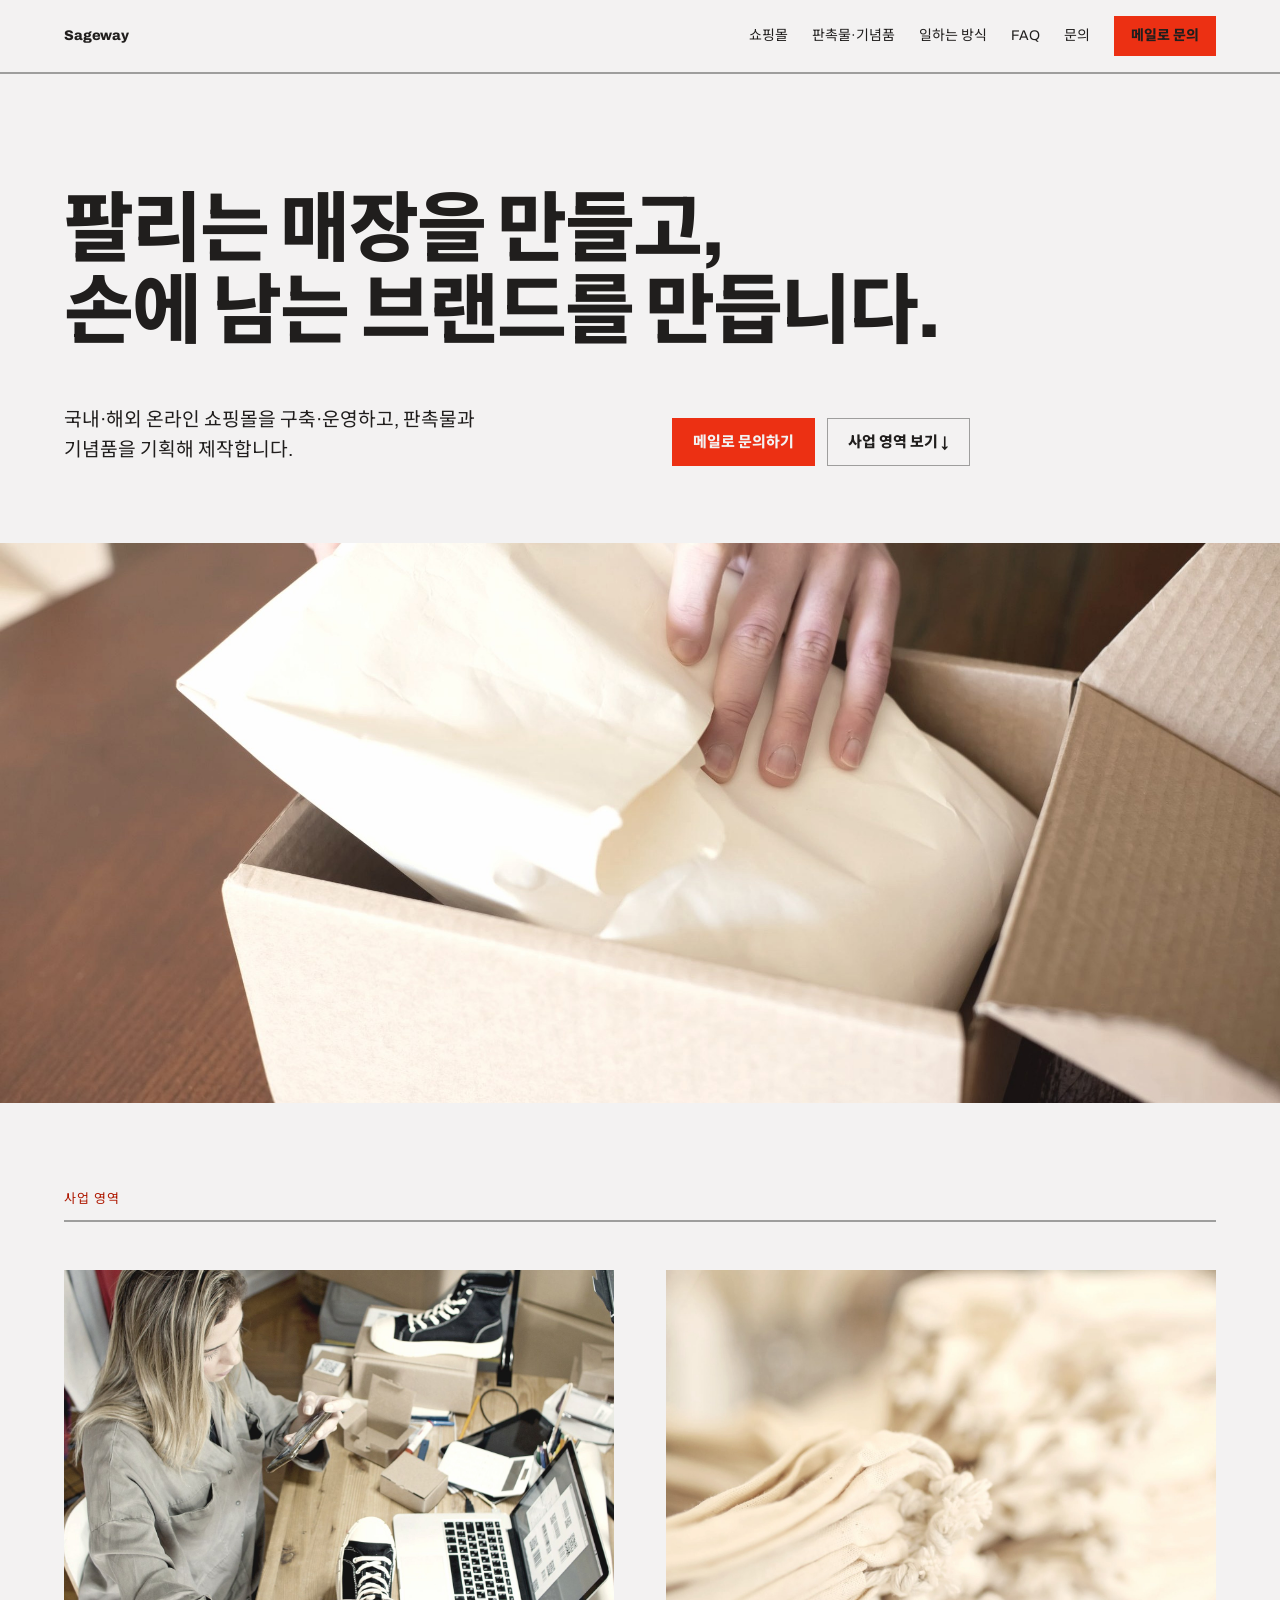
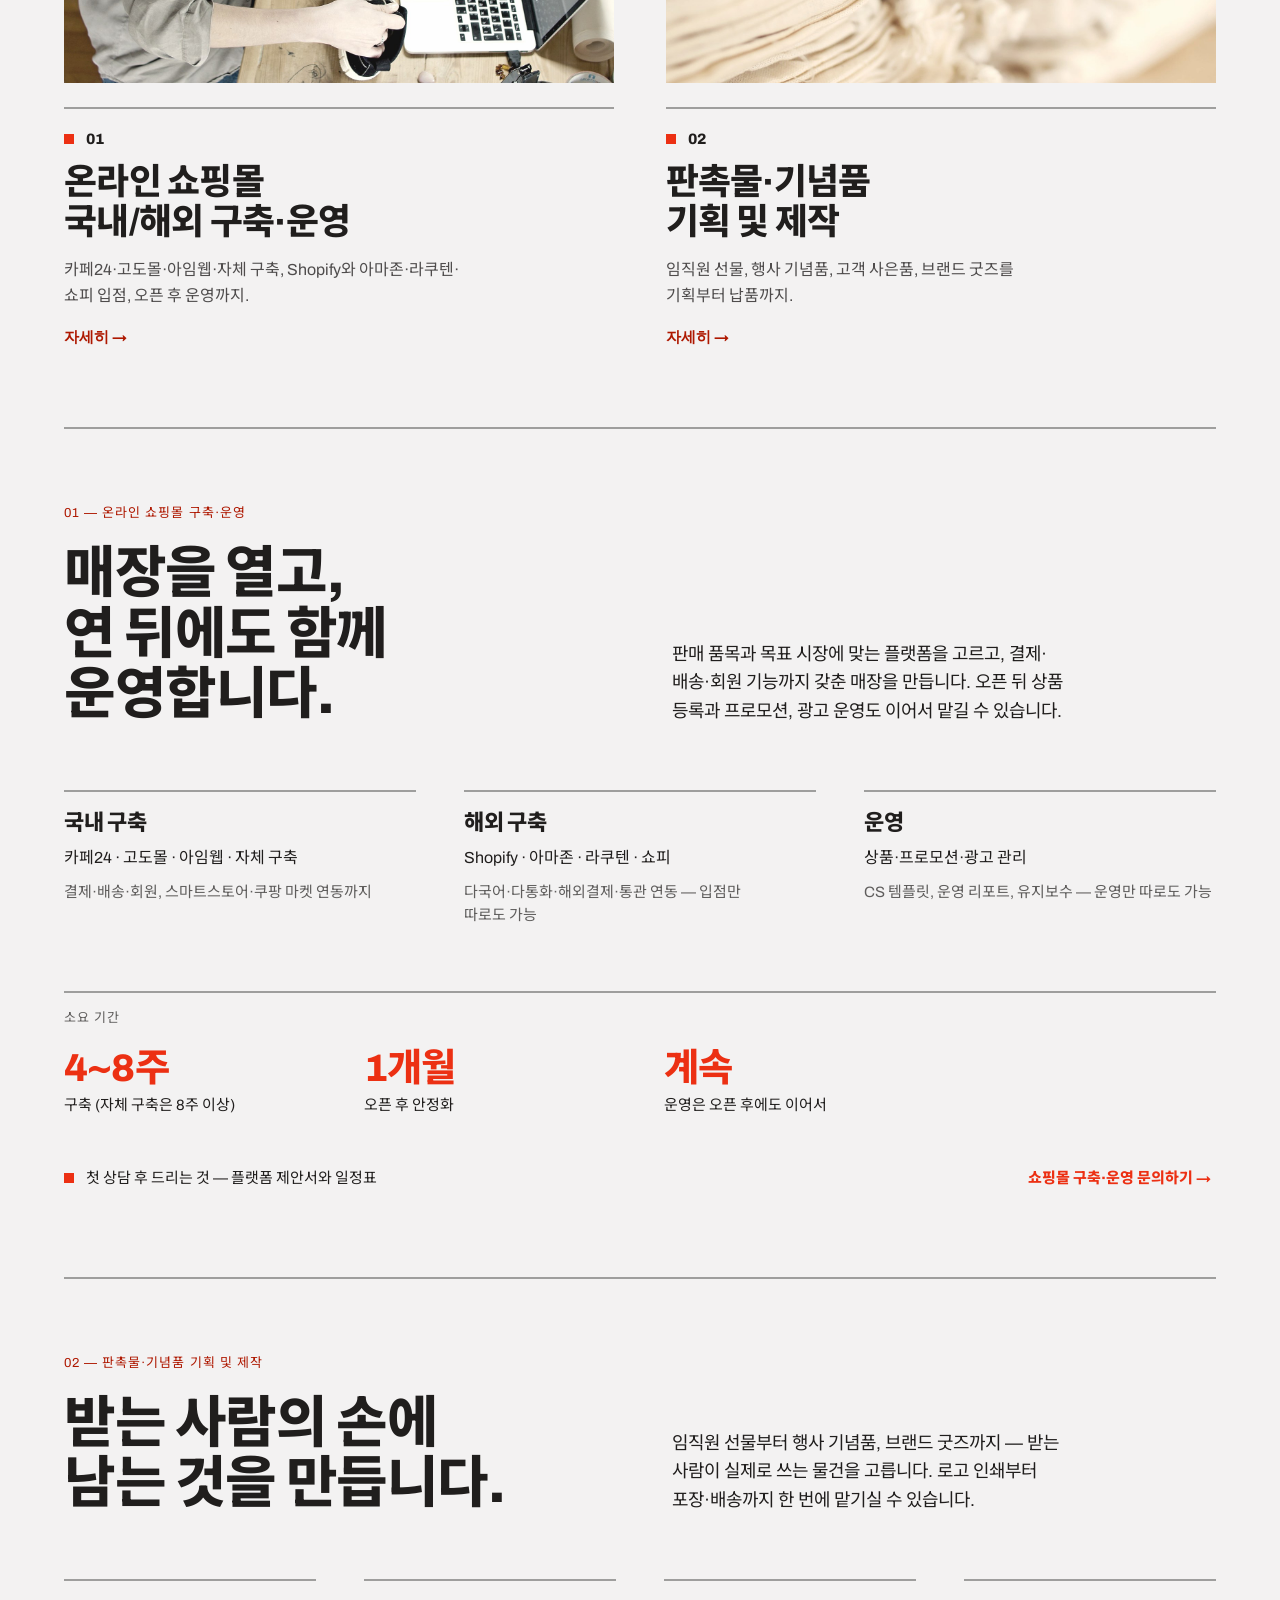
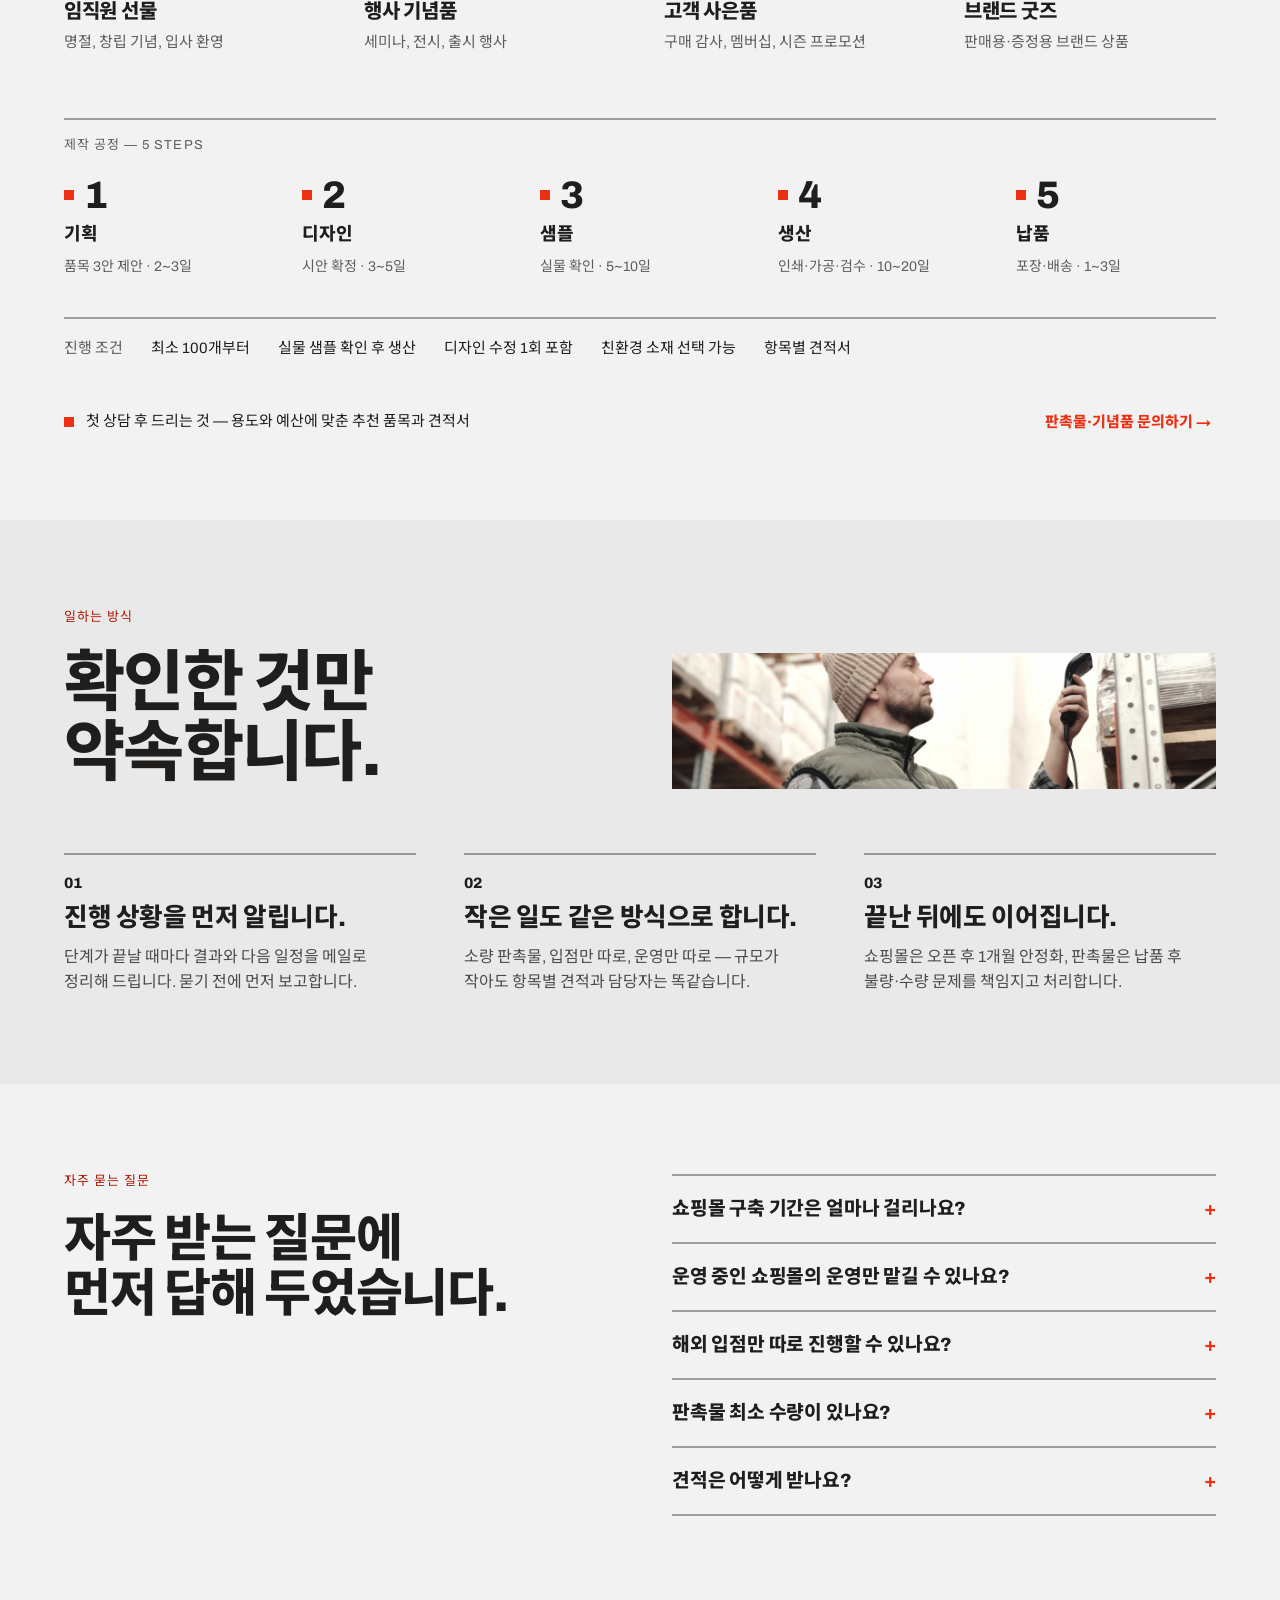
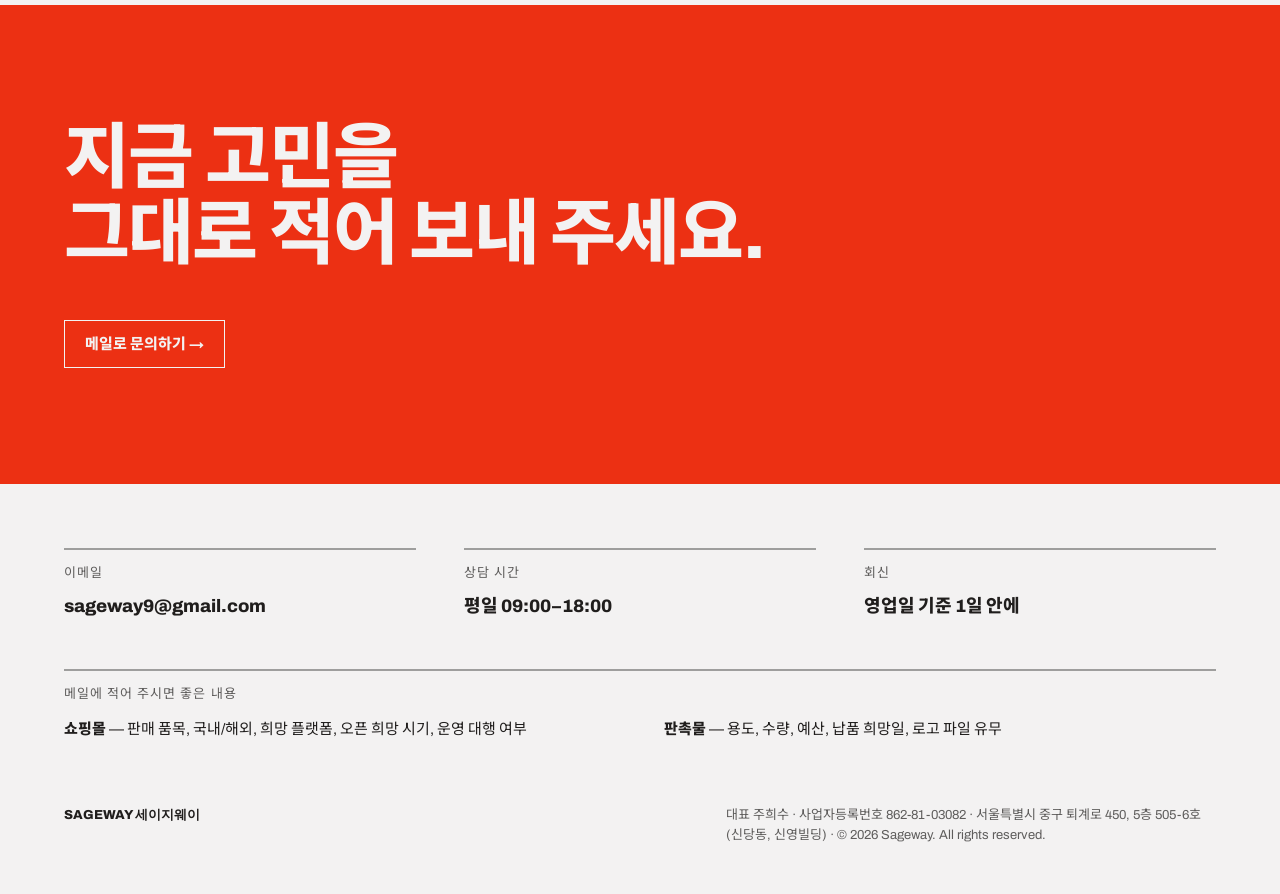
<file: sageway/index.html>
<!DOCTYPE html>
<html lang="ko">
<head>
<meta charset="utf-8">
<meta name="viewport" content="width=device-width, initial-scale=1">
<title>Sageway 세이지웨이 — 온라인 쇼핑몰 구축·운영, 판촉물·기념품 제작</title>
<meta name="description" content="국내·해외 온라인 쇼핑몰을 구축·운영하고, 판촉물과 기념품을 기획해 제작합니다.">
<meta property="og:title" content="Sageway 세이지웨이 — 온라인 쇼핑몰 구축·운영, 판촉물·기념품 제작">
<meta property="og:description" content="팔리는 매장을 만들고, 손에 남는 브랜드를 만듭니다. 국내·해외 온라인 쇼핑몰 구축·운영, 판촉물·기념품 기획 및 제작.">
<meta property="og:type" content="website">
<meta property="og:locale" content="ko_KR">
<meta property="og:site_name" content="Sageway 세이지웨이">
<meta property="og:url" content="https://jiholee-web.github.io/sageway-homepage/">
<meta property="og:image" content="https://jiholee-web.github.io/sageway-homepage/images/sageway-hero.jpg">
<meta property="og:image:width" content="2400">
<meta property="og:image:height" content="1050">
<meta property="og:image:alt" content="주문 상품을 포장하는 손">
<meta name="twitter:card" content="summary_large_image">
<meta name="twitter:title" content="Sageway 세이지웨이 — 온라인 쇼핑몰 구축·운영, 판촉물·기념품 제작">
<meta name="twitter:description" content="팔리는 매장을 만들고, 손에 남는 브랜드를 만듭니다. 국내·해외 온라인 쇼핑몰 구축·운영, 판촉물·기념품 기획 및 제작.">
<meta name="twitter:image" content="https://jiholee-web.github.io/sageway-homepage/images/sageway-hero.jpg">
<link rel="canonical" href="https://jiholee-web.github.io/sageway-homepage/">
<meta name="theme-color" content="#f3f2f2">
<link rel="icon" href="data:image/svg+xml,%3Csvg xmlns='http://www.w3.org/2000/svg' viewBox='0 0 32 32'%3E%3Crect x='8' y='8' width='16' height='16' fill='%23ec3013'/%3E%3C/svg%3E">
<link rel="preconnect" href="https://fonts.googleapis.com">
<link rel="preconnect" href="https://fonts.gstatic.com" crossorigin>
<link rel="stylesheet" href="https://fonts.googleapis.com/css2?family=Archivo:wght@400;800&family=Noto+Sans+KR:wght@400;800&display=swap">
<link rel="stylesheet" href="style.css">
<script type="application/ld+json">
{
  "@context": "https://schema.org",
  "@type": "LocalBusiness",
  "@id": "https://jiholee-web.github.io/sageway-homepage/#business",
  "name": "세이지웨이",
  "alternateName": "Sageway",
  "url": "https://jiholee-web.github.io/sageway-homepage/",
  "image": "https://jiholee-web.github.io/sageway-homepage/images/sageway-hero.jpg",
  "description": "국내·해외 온라인 쇼핑몰을 구축·운영하고, 판촉물과 기념품을 기획해 제작합니다.",
  "email": "sageway9@gmail.com",
  "founder": { "@type": "Person", "name": "주희수" },
  "vatID": "862-81-03082",
  "address": {
    "@type": "PostalAddress",
    "streetAddress": "퇴계로 450, 5층 505-6호 (신당동, 신영빌딩)",
    "addressLocality": "중구",
    "addressRegion": "서울특별시",
    "addressCountry": "KR"
  },
  "openingHoursSpecification": {
    "@type": "OpeningHoursSpecification",
    "dayOfWeek": ["Monday", "Tuesday", "Wednesday", "Thursday", "Friday"],
    "opens": "09:00",
    "closes": "18:00"
  },
  "makesOffer": [
    { "@type": "Offer", "itemOffered": { "@type": "Service", "name": "온라인 쇼핑몰 국내/해외 구축·운영" } },
    { "@type": "Offer", "itemOffered": { "@type": "Service", "name": "판촉물·기념품 기획 및 제작" } }
  ]
}
</script>
</head>
<body>

<nav class="nav" aria-label="주요 메뉴">
  <a href="#top" class="nav-brand">Sageway</a>
  <a href="#store">쇼핑몰</a>
  <a href="#goods">판촉물·기념품</a>
  <a href="#how">일하는 방식</a>
  <a href="#faq">FAQ</a>
  <a href="#contact">문의</a>
  <a href="mailto:sageway9@gmail.com?subject=%5B%EC%84%B8%EC%9D%B4%EC%A7%80%EC%9B%A8%EC%9D%B4%5D%20%ED%99%88%ED%8E%98%EC%9D%B4%EC%A7%80%20%EB%AC%B8%EC%9D%98" class="btn btn-primary">메일로 문의</a>
  <details class="nav-menu">
    <summary aria-label="메뉴 열기"><span class="bars" aria-hidden="true"></span>메뉴</summary>
    <ul class="nav-menu-list">
      <li><a href="#store">쇼핑몰</a></li>
      <li><a href="#goods">판촉물·기념품</a></li>
      <li><a href="#how">일하는 방식</a></li>
      <li><a href="#faq">FAQ</a></li>
      <li><a href="#contact">문의</a></li>
    </ul>
  </details>
</nav>
<script>
  // Progressive enhancement only: close the mobile menu after a link is tapped
  // so the dropdown doesn't stay over the section it just scrolled to.
  document.querySelectorAll('.nav-menu-list a').forEach(function (a) {
    a.addEventListener('click', function () { a.closest('details').removeAttribute('open'); });
  });
</script>

<main>
<div class="container">
  <section id="top" class="hero">
    <h1><span>팔리는 매장을 만들고,</span><span>손에 남는 브랜드를 만듭니다.</span></h1>
    <div class="hero-row">
      <p>국내·해외 온라인 쇼핑몰을 구축·운영하고, 판촉물과 기념품을 기획해 제작합니다.</p>
      <div class="btn-row">
        <a href="mailto:sageway9@gmail.com?subject=%5B%EC%84%B8%EC%9D%B4%EC%A7%80%EC%9B%A8%EC%9D%B4%5D%20%ED%99%88%ED%8E%98%EC%9D%B4%EC%A7%80%20%EB%AC%B8%EC%9D%98" class="btn btn-primary btn-lg">메일로 문의하기</a>
        <a href="#fields" class="btn btn-secondary btn-lg">사업 영역 보기 ↓</a>
      </div>
    </div>
  </section>
</div>

<figure class="hero-photo">
  <img src="images/sageway-hero.jpg" width="2400" height="1050" alt="주문 상품을 포장하는 손" fetchpriority="high">
</figure>

<div class="container">
  <section id="fields" class="fields">
    <span class="eyebrow">사업 영역</span>
    <div class="fields-grid">
      <a href="#store" class="field">
        <figure class="field-photo"><img src="images/sageway-store.jpg" width="1600" height="1200" alt="온라인 쇼핑몰에 올릴 상품을 촬영하는 모습" loading="lazy"></figure>
        <div class="field-body">
          <span class="num-mark"><i class="dot"></i>01</span>
          <h2>온라인 쇼핑몰<br>국내/해외 구축·운영</h2>
          <p>카페24·고도몰·아임웹·자체 구축, Shopify와 아마존·라쿠텐·쇼피 입점, 오픈 후 운영까지.</p>
          <span class="field-more">자세히 →</span>
        </div>
      </a>
      <a href="#goods" class="field">
        <figure class="field-photo"><img src="images/sageway-goods.jpg" width="1600" height="1200" alt="브랜드 로고를 인쇄한 에코백" loading="lazy"></figure>
        <div class="field-body">
          <span class="num-mark"><i class="dot"></i>02</span>
          <h2>판촉물·기념품<br>기획 및 제작</h2>
          <p>임직원 선물, 행사 기념품, 고객 사은품, 브랜드 굿즈를 기획부터 납품까지.</p>
          <span class="field-more">자세히 →</span>
        </div>
      </a>
    </div>
  </section>

  <section id="store" class="service">
    <div class="section-head">
      <div>
        <span class="eyebrow">01 — 온라인 쇼핑몰 구축·운영</span>
        <h2 class="display"><span>매장을 열고,</span><span>연 뒤에도 함께 운영합니다.</span></h2>
      </div>
      <p>판매 품목과 목표 시장에 맞는 플랫폼을 고르고, 결제·배송·회원 기능까지 갖춘 매장을 만듭니다. 오픈 뒤 상품 등록과 프로모션, 광고 운영도 이어서 맡길 수 있습니다.</p>
    </div>
    <div class="cols-3">
      <div class="col">
        <h3>국내 구축</h3>
        <p>카페24 · 고도몰 · 아임웹 · 자체 구축</p>
        <p class="sub">결제·배송·회원, 스마트스토어·쿠팡 마켓 연동까지</p>
      </div>
      <div class="col">
        <h3>해외 구축</h3>
        <p>Shopify · 아마존 · 라쿠텐 · 쇼피</p>
        <p class="sub">다국어·다통화·해외결제·통관 연동 — 입점만 따로도 가능</p>
      </div>
      <div class="col">
        <h3>운영</h3>
        <p>상품·프로모션·광고 관리</p>
        <p class="sub">CS 템플릿, 운영 리포트, 유지보수 — 운영만 따로도 가능</p>
      </div>
    </div>
    <div class="timeline">
      <span class="eyebrow eyebrow--muted">소요 기간</span>
      <div class="timeline-item"><span class="num">4~8주</span><span class="label">구축 (자체 구축은 8주 이상)</span></div>
      <div class="timeline-item"><span class="num">1개월</span><span class="label">오픈 후 안정화</span></div>
      <div class="timeline-item"><span class="num">계속</span><span class="label">운영은 오픈 후에도 이어서</span></div>
    </div>
    <div class="section-foot">
      <p><i class="dot"></i>첫 상담 후 드리는 것 — 플랫폼 제안서와 일정표</p>
      <a href="#contact" class="btn btn-ghost">쇼핑몰 구축·운영 문의하기 →</a>
    </div>
  </section>

  <section id="goods" class="service">
    <div class="section-head">
      <div>
        <span class="eyebrow">02 — 판촉물·기념품 기획 및 제작</span>
        <h2 class="display"><span>받는 사람의 손에</span><span>남는 것을 만듭니다.</span></h2>
      </div>
      <p>임직원 선물부터 행사 기념품, 브랜드 굿즈까지 — 받는 사람이 실제로 쓰는 물건을 고릅니다. 로고 인쇄부터 포장·배송까지 한 번에 맡기실 수 있습니다.</p>
    </div>
    <div class="uses">
      <div class="use"><h3>임직원 선물</h3><p>명절, 창립 기념, 입사 환영</p></div>
      <div class="use"><h3>행사 기념품</h3><p>세미나, 전시, 출시 행사</p></div>
      <div class="use"><h3>고객 사은품</h3><p>구매 감사, 멤버십, 시즌 프로모션</p></div>
      <div class="use"><h3>브랜드 굿즈</h3><p>판매용·증정용 브랜드 상품</p></div>
    </div>
    <div class="steps-wrap">
      <span class="eyebrow eyebrow--muted">제작 공정 — 5 steps</span>
      <div class="steps">
        <div class="step"><span class="num"><i class="dot"></i>1</span><span class="title">기획</span><span class="days">품목 3안 제안 · 2~3일</span></div>
        <div class="step"><span class="num"><i class="dot"></i>2</span><span class="title">디자인</span><span class="days">시안 확정 · 3~5일</span></div>
        <div class="step"><span class="num"><i class="dot"></i>3</span><span class="title">샘플</span><span class="days">실물 확인 · 5~10일</span></div>
        <div class="step"><span class="num"><i class="dot"></i>4</span><span class="title">생산</span><span class="days">인쇄·가공·검수 · 10~20일</span></div>
        <div class="step"><span class="num"><i class="dot"></i>5</span><span class="title">납품</span><span class="days">포장·배송 · 1~3일</span></div>
      </div>
    </div>
    <div class="terms">
      <span class="label">진행 조건</span>
      <span>최소 100개부터</span><span>실물 샘플 확인 후 생산</span><span>디자인 수정 1회 포함</span><span>친환경 소재 선택 가능</span><span>항목별 견적서</span>
    </div>
    <div class="section-foot">
      <p><i class="dot"></i>첫 상담 후 드리는 것 — 용도와 예산에 맞춘 추천 품목과 견적서</p>
      <a href="#contact" class="btn btn-ghost">판촉물·기념품 문의하기 →</a>
    </div>
  </section>
</div>

<section id="how" class="how">
  <div class="container">
    <div class="section-head">
      <div>
        <span class="eyebrow">일하는 방식</span>
        <h2 class="display"><span>확인한 것만</span><span>약속합니다.</span></h2>
      </div>
      <figure class="process-photo"><img src="images/sageway-process.jpg" width="2400" height="600" alt="창고에서 재고를 검수하는 모습" loading="lazy"></figure>
    </div>
    <div class="principles">
      <div class="principle">
        <span class="num">01</span>
        <h3>진행 상황을 먼저 알립니다.</h3>
        <p>단계가 끝날 때마다 결과와 다음 일정을 메일로 정리해 드립니다. 묻기 전에 먼저 보고합니다.</p>
      </div>
      <div class="principle">
        <span class="num">02</span>
        <h3>작은 일도 같은 방식으로 합니다.</h3>
        <p>소량 판촉물, 입점만 따로, 운영만 따로 — 규모가 작아도 항목별 견적과 담당자는 똑같습니다.</p>
      </div>
      <div class="principle">
        <span class="num">03</span>
        <h3>끝난 뒤에도 이어집니다.</h3>
        <p>쇼핑몰은 오픈 후 1개월 안정화, 판촉물은 납품 후 불량·수량 문제를 책임지고 처리합니다.</p>
      </div>
    </div>
  </div>
</section>

<div class="container">
  <section id="faq" class="faq">
    <div>
      <span class="eyebrow">자주 묻는 질문</span>
      <h2><span>자주 받는 질문에</span><span>먼저 답해 두었습니다.</span></h2>
    </div>
    <div class="faq-list">
      <details>
        <summary>쇼핑몰 구축 기간은 얼마나 걸리나요?<span class="plus" aria-hidden="true">+</span></summary>
        <p>플랫폼 기반 구축은 4~8주, 자체 구축은 8주 이상입니다. 착수 전에 일정표를 드리고, 오픈 후 1개월은 함께 안정화합니다.</p>
      </details>
      <details>
        <summary>운영 중인 쇼핑몰의 운영만 맡길 수 있나요?<span class="plus" aria-hidden="true">+</span></summary>
        <p>네. 상품 등록, 프로모션, 광고 도구, CS, 리포트, 유지보수 중 필요한 범위만 골라 항목별 견적서를 드립니다.</p>
      </details>
      <details>
        <summary>해외 입점만 따로 진행할 수 있나요?<span class="plus" aria-hidden="true">+</span></summary>
        <p>네. 아마존·라쿠텐·쇼피 입점만 진행하거나 Shopify 구축과 함께 진행할 수 있습니다.</p>
      </details>
      <details>
        <summary>판촉물 최소 수량이 있나요?<span class="plus" aria-hidden="true">+</span></summary>
        <p>품목에 따라 다르며 보통 100개부터 가능합니다. 소량은 대안 품목을 함께 제안합니다.</p>
      </details>
      <details>
        <summary>견적은 어떻게 받나요?<span class="plus" aria-hidden="true">+</span></summary>
        <p>sageway9@gmail.com으로 보내 주시면 영업일 기준 1일 안에 회신하고, 범위 확인 후 항목별 견적서를 드립니다.</p>
      </details>
    </div>
  </section>
</div>

<section id="contact" class="contact">
  <div class="container">
    <h2><span>지금 고민을</span><span>그대로 적어 보내 주세요.</span></h2>
    <div class="btn-row">
      <a href="mailto:sageway9@gmail.com?subject=%5B%EC%84%B8%EC%9D%B4%EC%A7%80%EC%9B%A8%EC%9D%B4%5D%20%ED%99%88%ED%8E%98%EC%9D%B4%EC%A7%80%20%EB%AC%B8%EC%9D%98" class="btn btn-ghost btn-lg">메일로 문의하기 →</a>
    </div>
  </div>
</section>

<div class="container">
  <section class="details" aria-label="연락처">
    <div class="details-grid">
      <div class="detail"><span class="eyebrow eyebrow--muted">이메일</span><address><a href="mailto:sageway9@gmail.com">sageway9@gmail.com</a></address></div>
      <div class="detail"><span class="eyebrow eyebrow--muted">상담 시간</span><span class="value">평일 09:00–18:00</span></div>
      <div class="detail"><span class="eyebrow eyebrow--muted">회신</span><span class="value">영업일 기준 1일 안에</span></div>
    </div>
    <div class="brief">
      <span class="eyebrow eyebrow--muted">메일에 적어 주시면 좋은 내용</span>
      <p><strong>쇼핑몰</strong> — 판매 품목, 국내/해외, 희망 플랫폼, 오픈 희망 시기, 운영 대행 여부</p>
      <p><strong>판촉물</strong> — 용도, 수량, 예산, 납품 희망일, 로고 파일 유무</p>
    </div>
  </section>
</div>
</main>

<div class="container">
  <footer class="footer">
    <span class="brand">SAGEWAY 세이지웨이</span>
    <address class="legal">대표 주희수 · 사업자등록번호 862-81-03082 · 서울특별시 중구 퇴계로 450, 5층 505-6호 (신당동, 신영빌딩) · © 2026 Sageway. All rights reserved.</address>
  </footer>
</div>

</body>
</html>
</file>
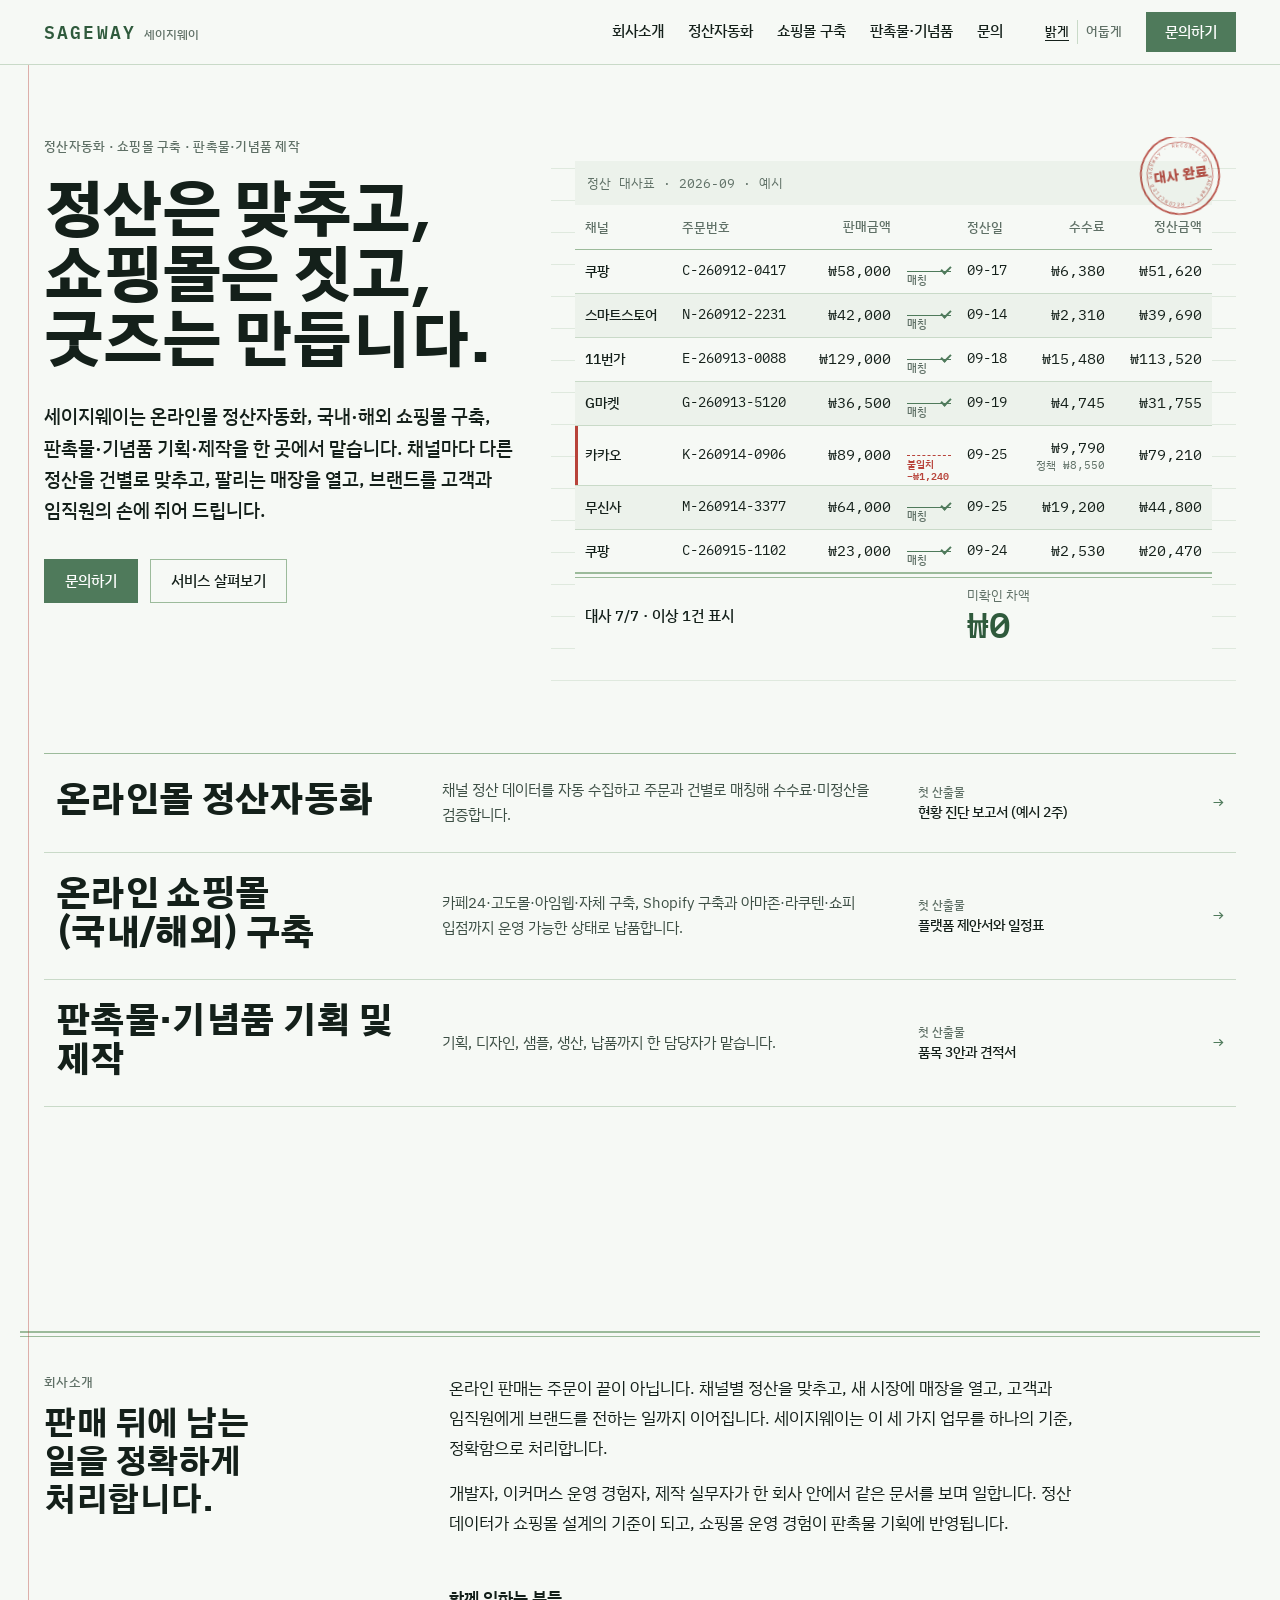
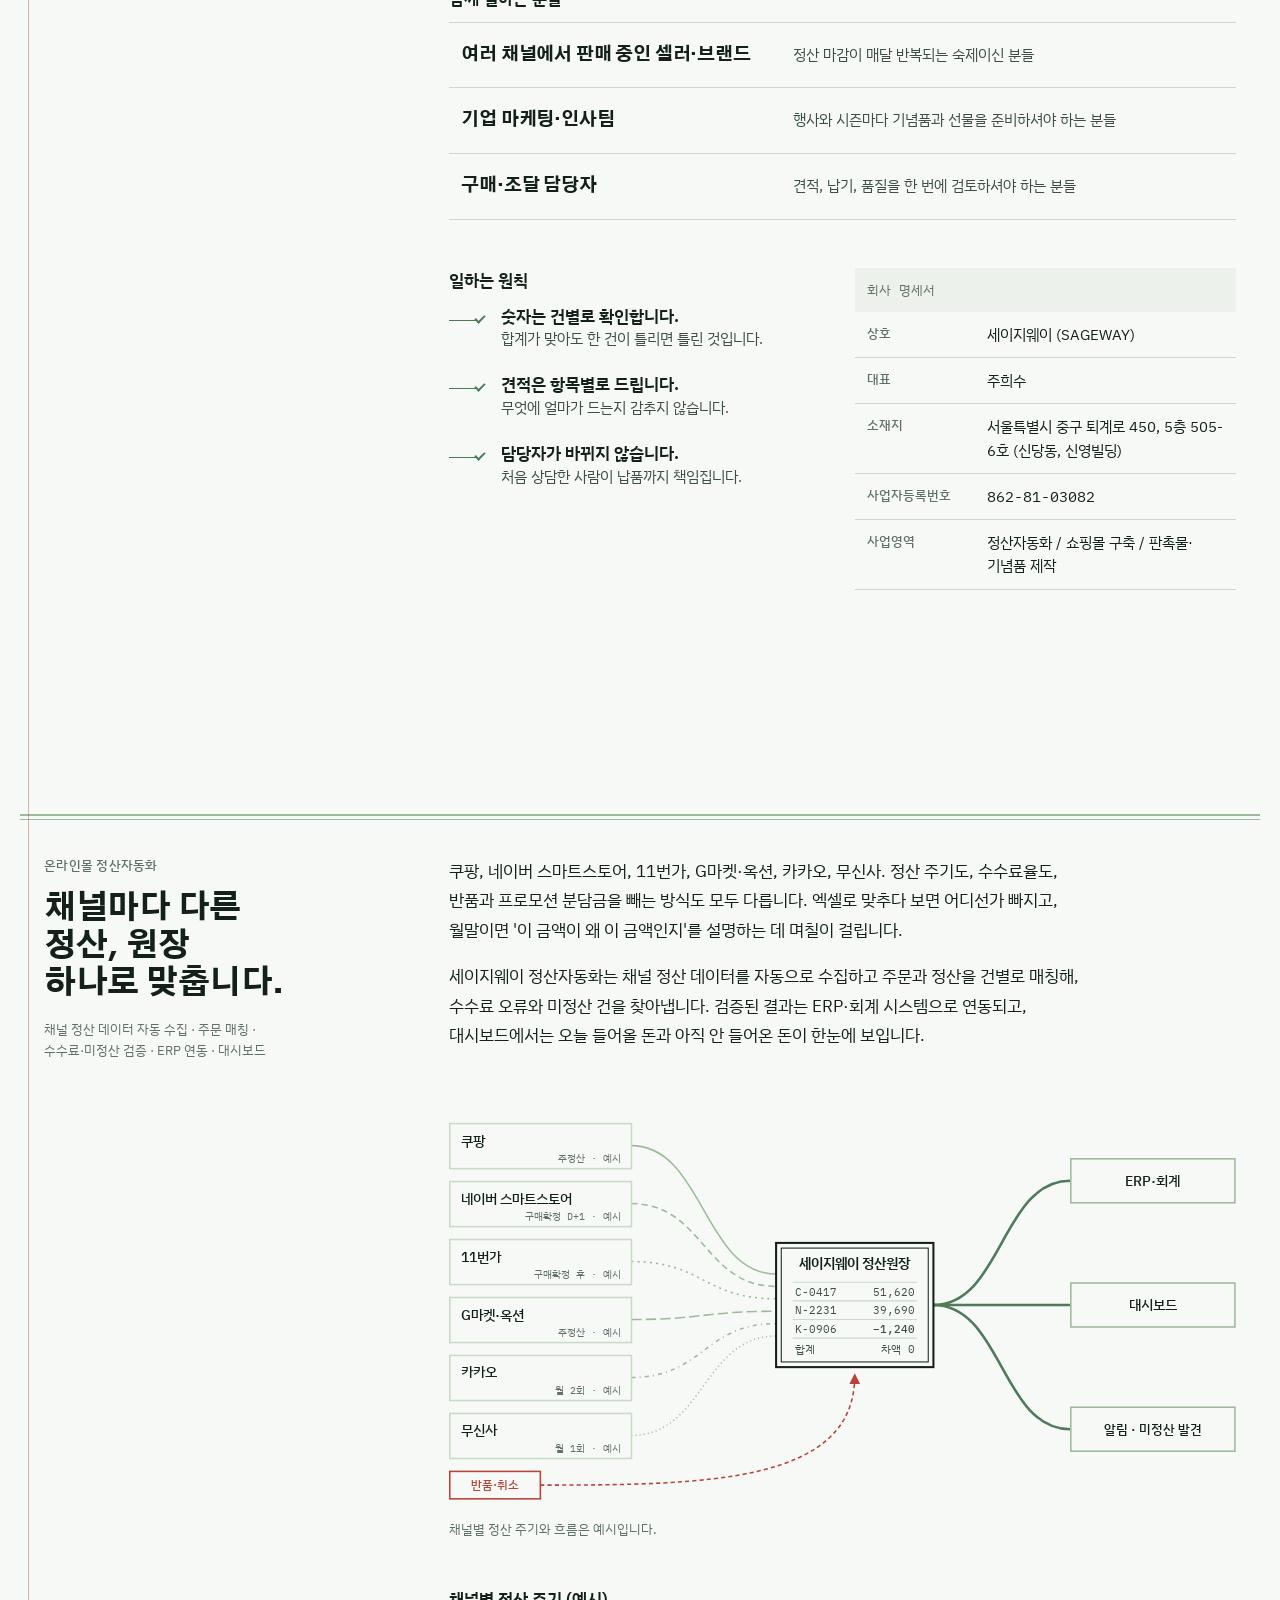
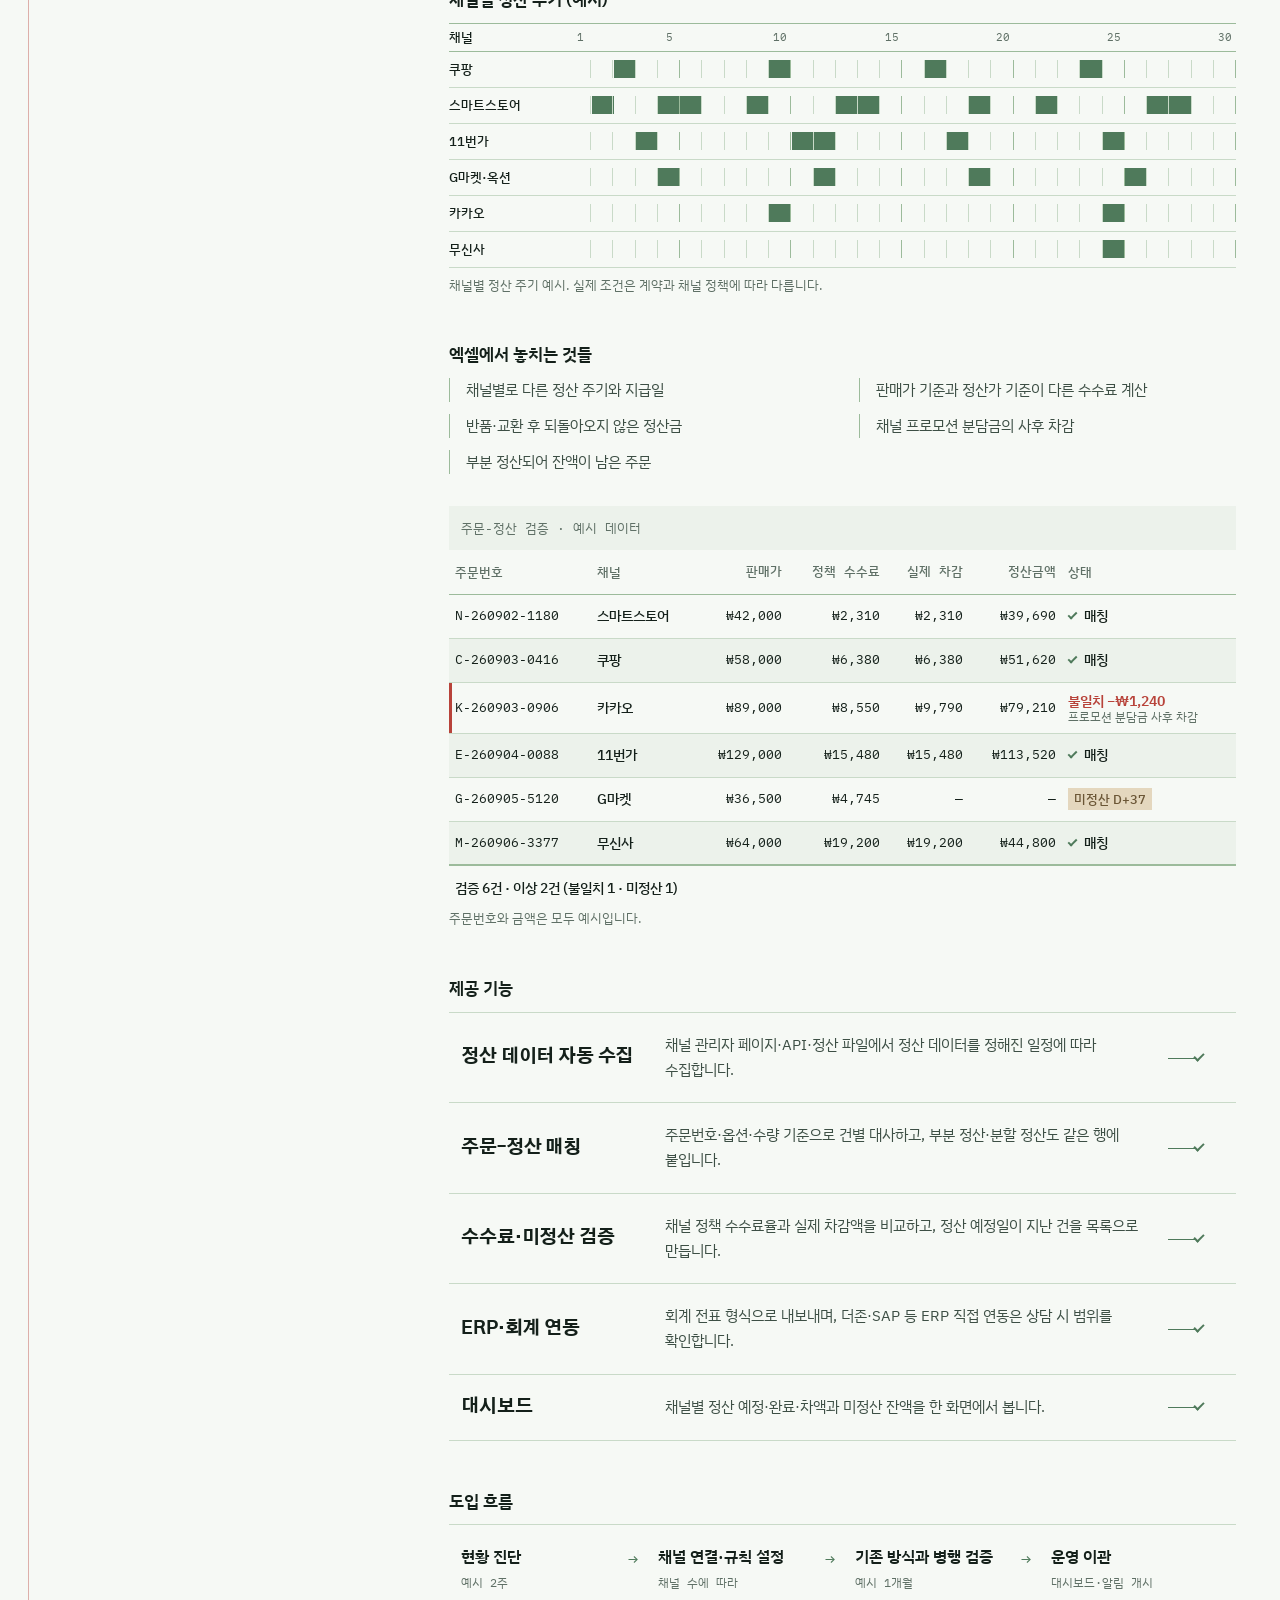
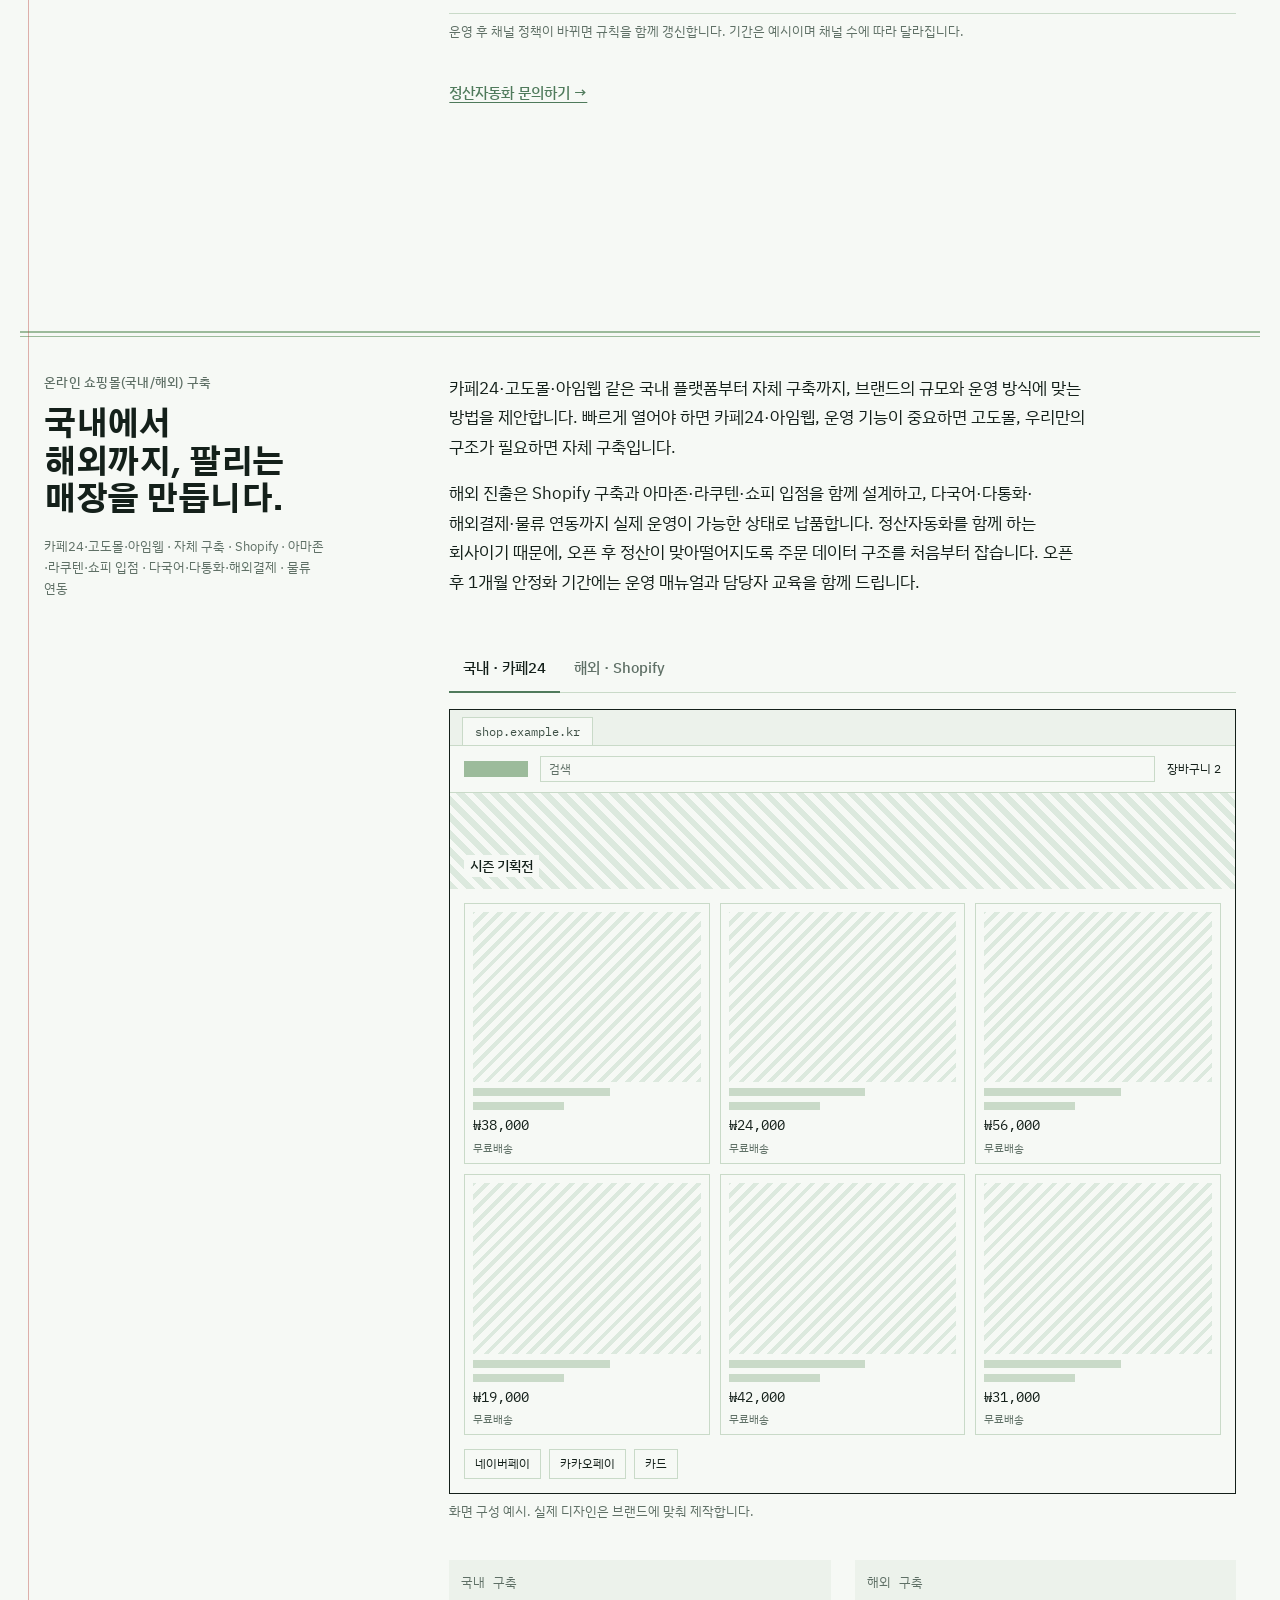
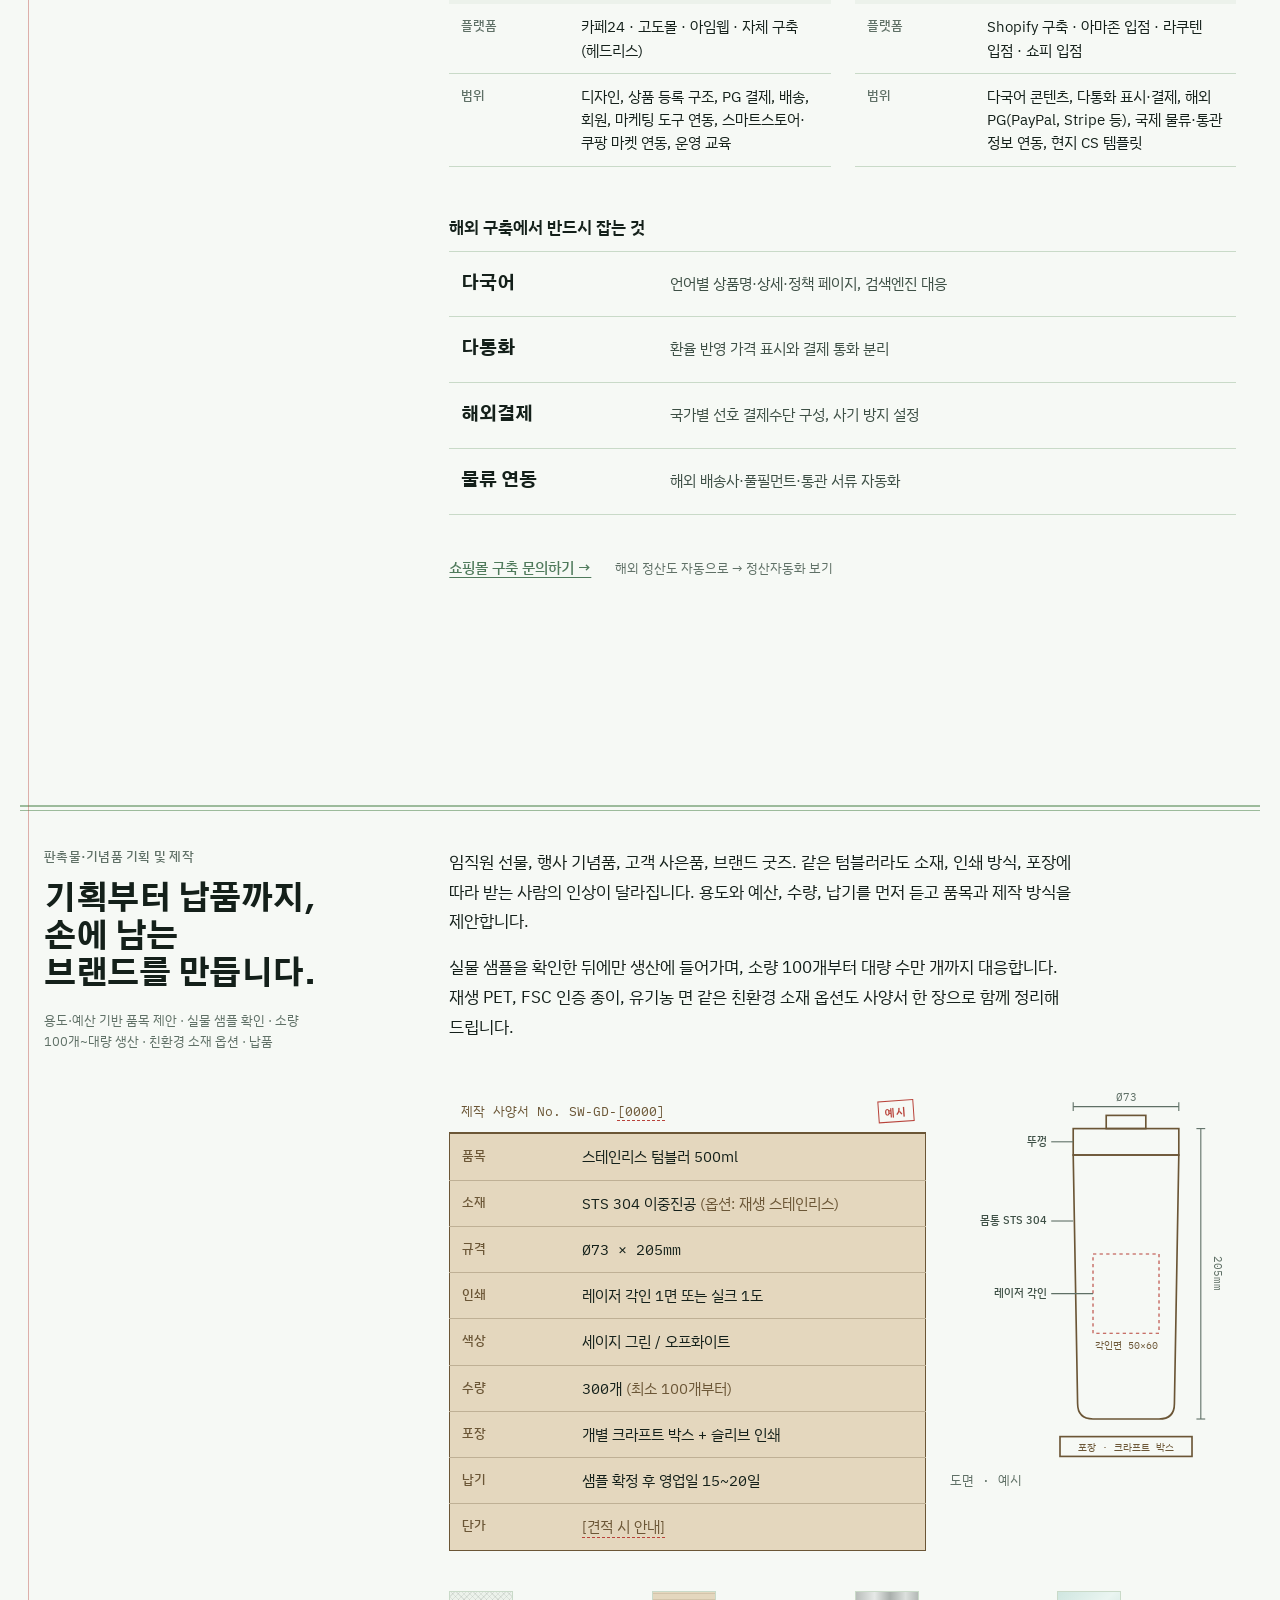
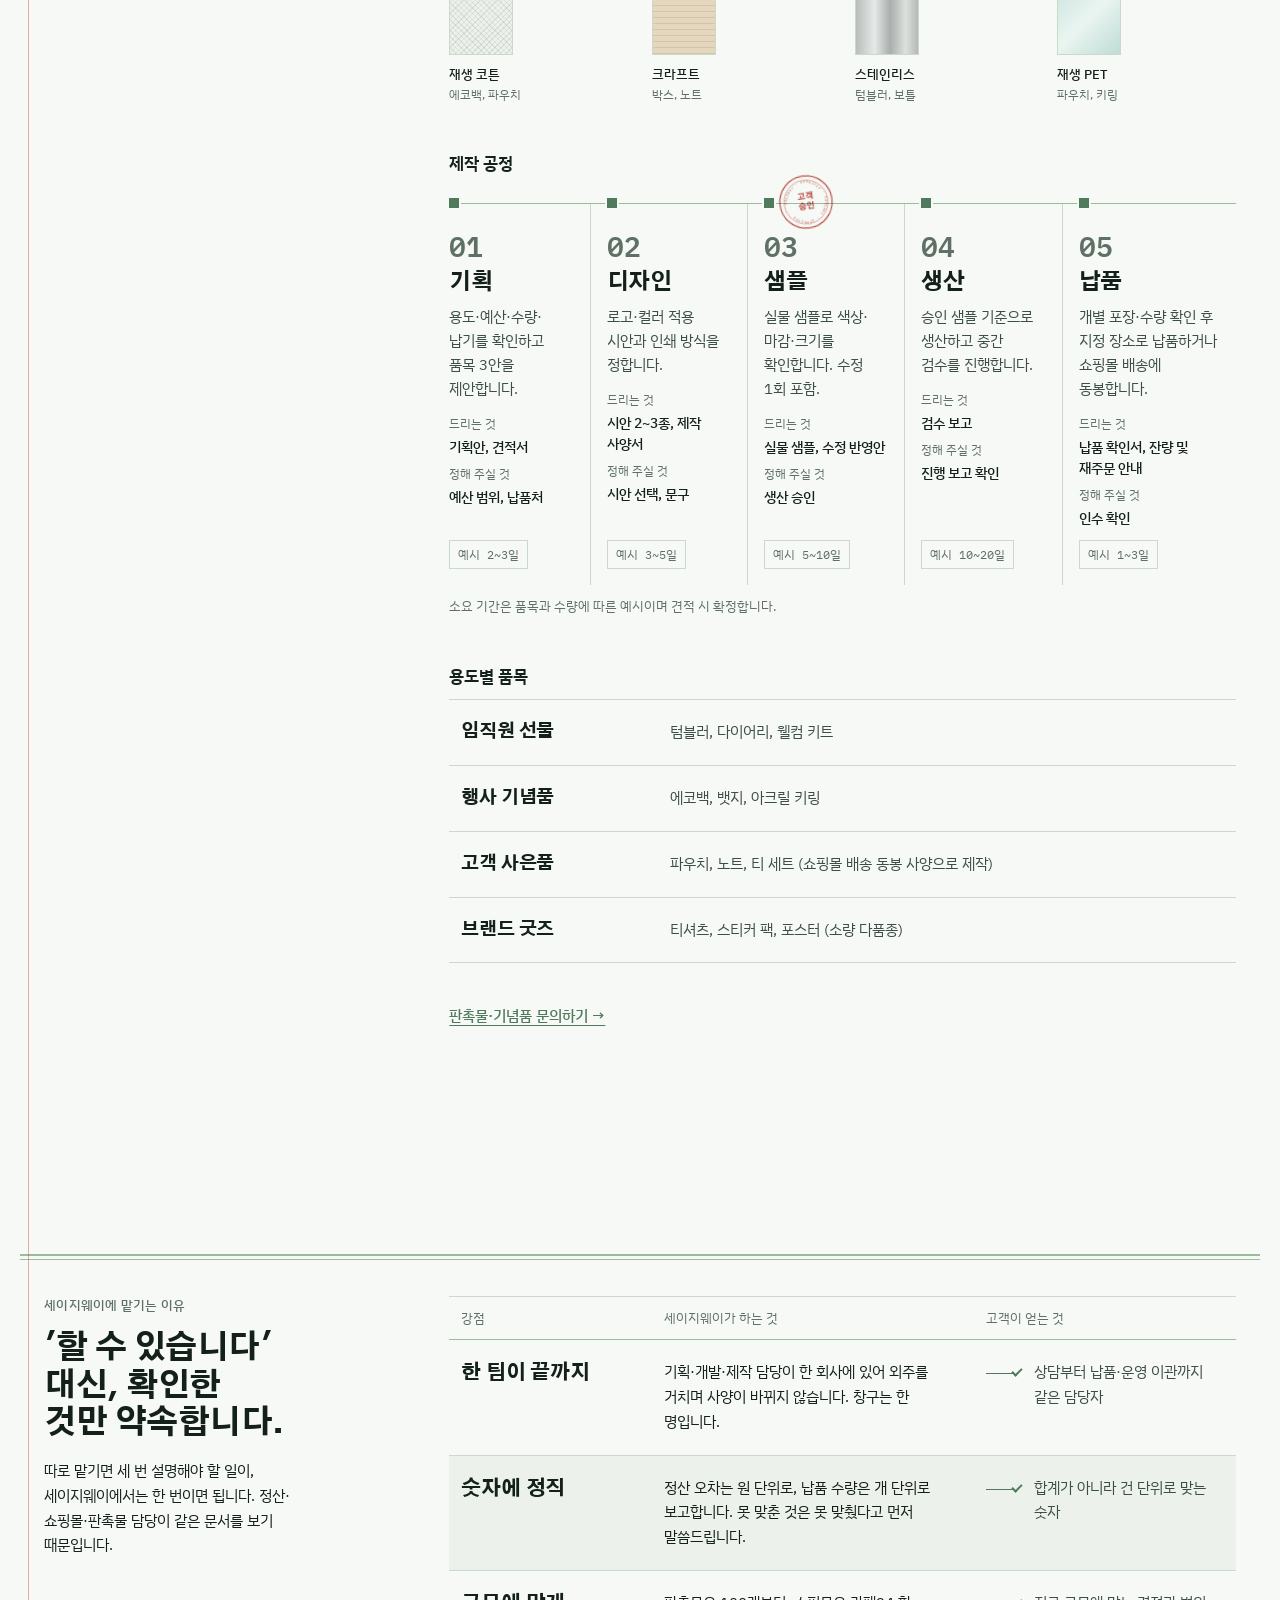
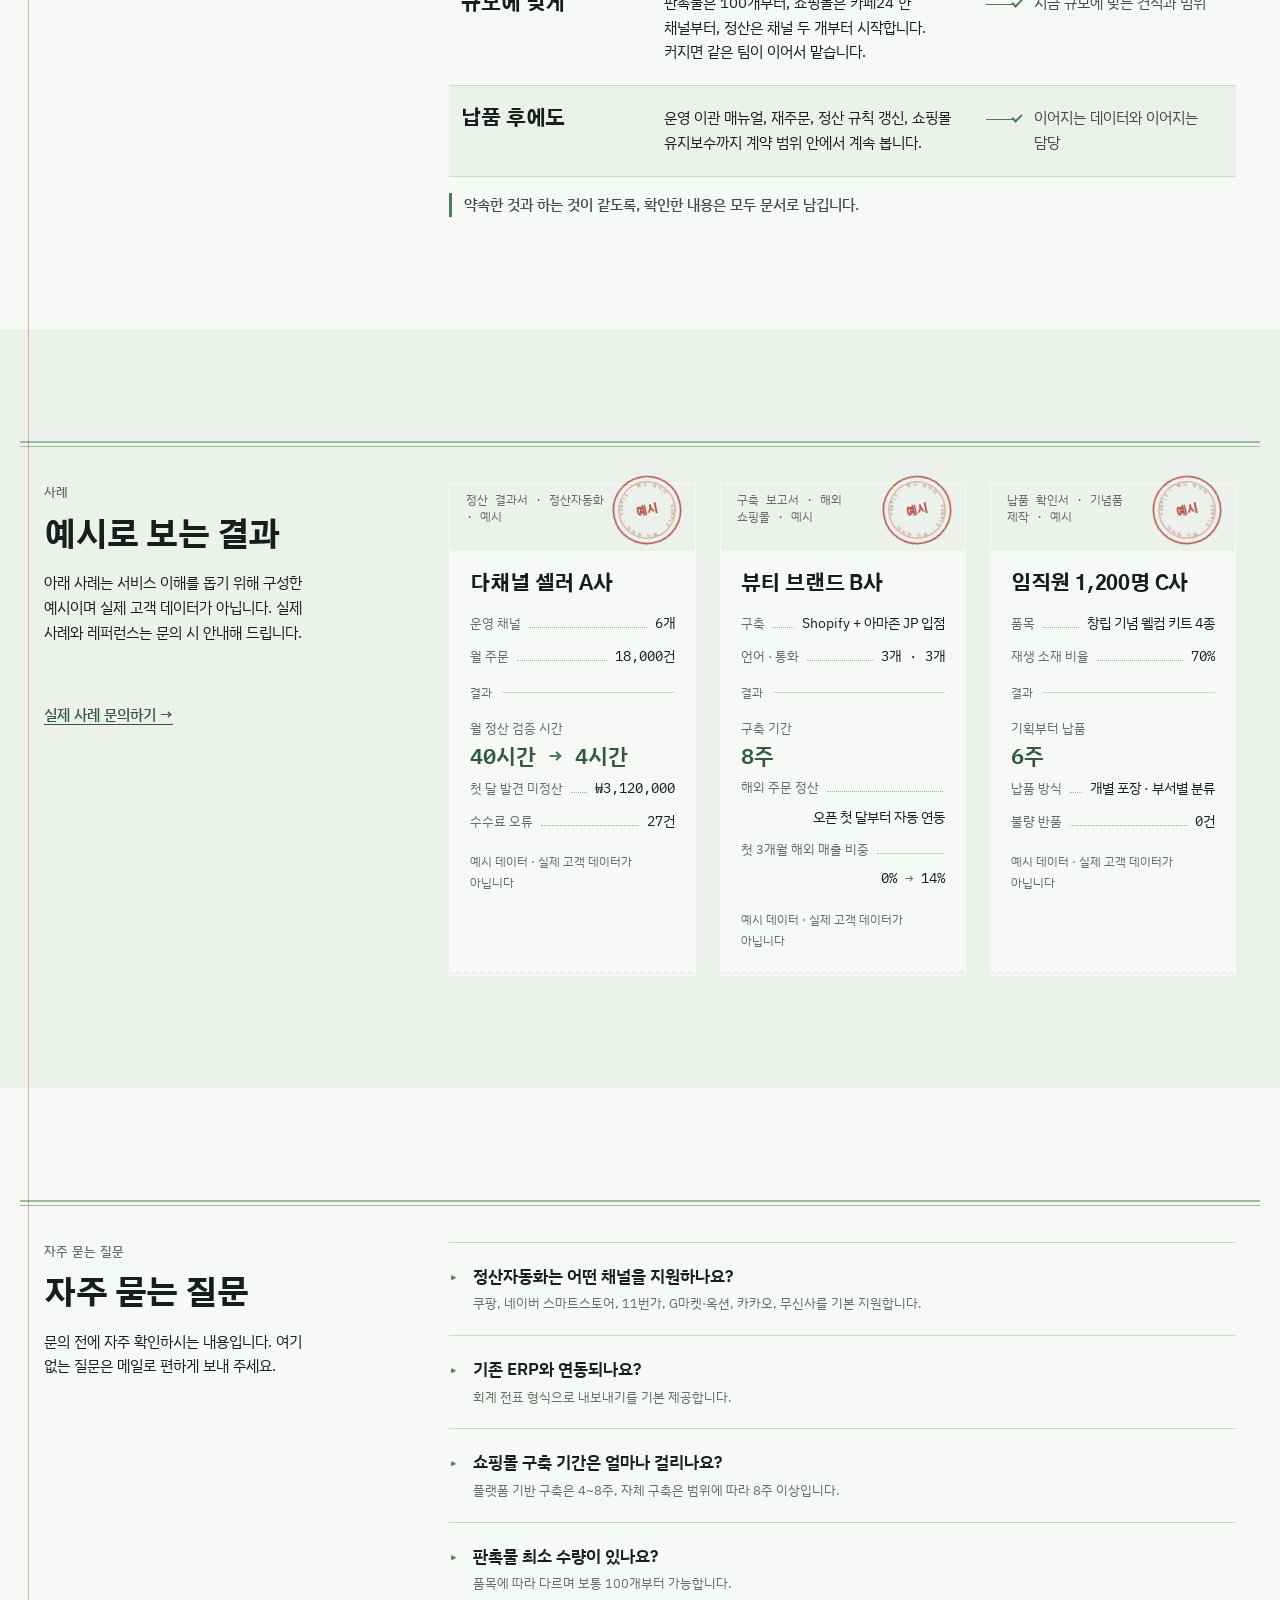
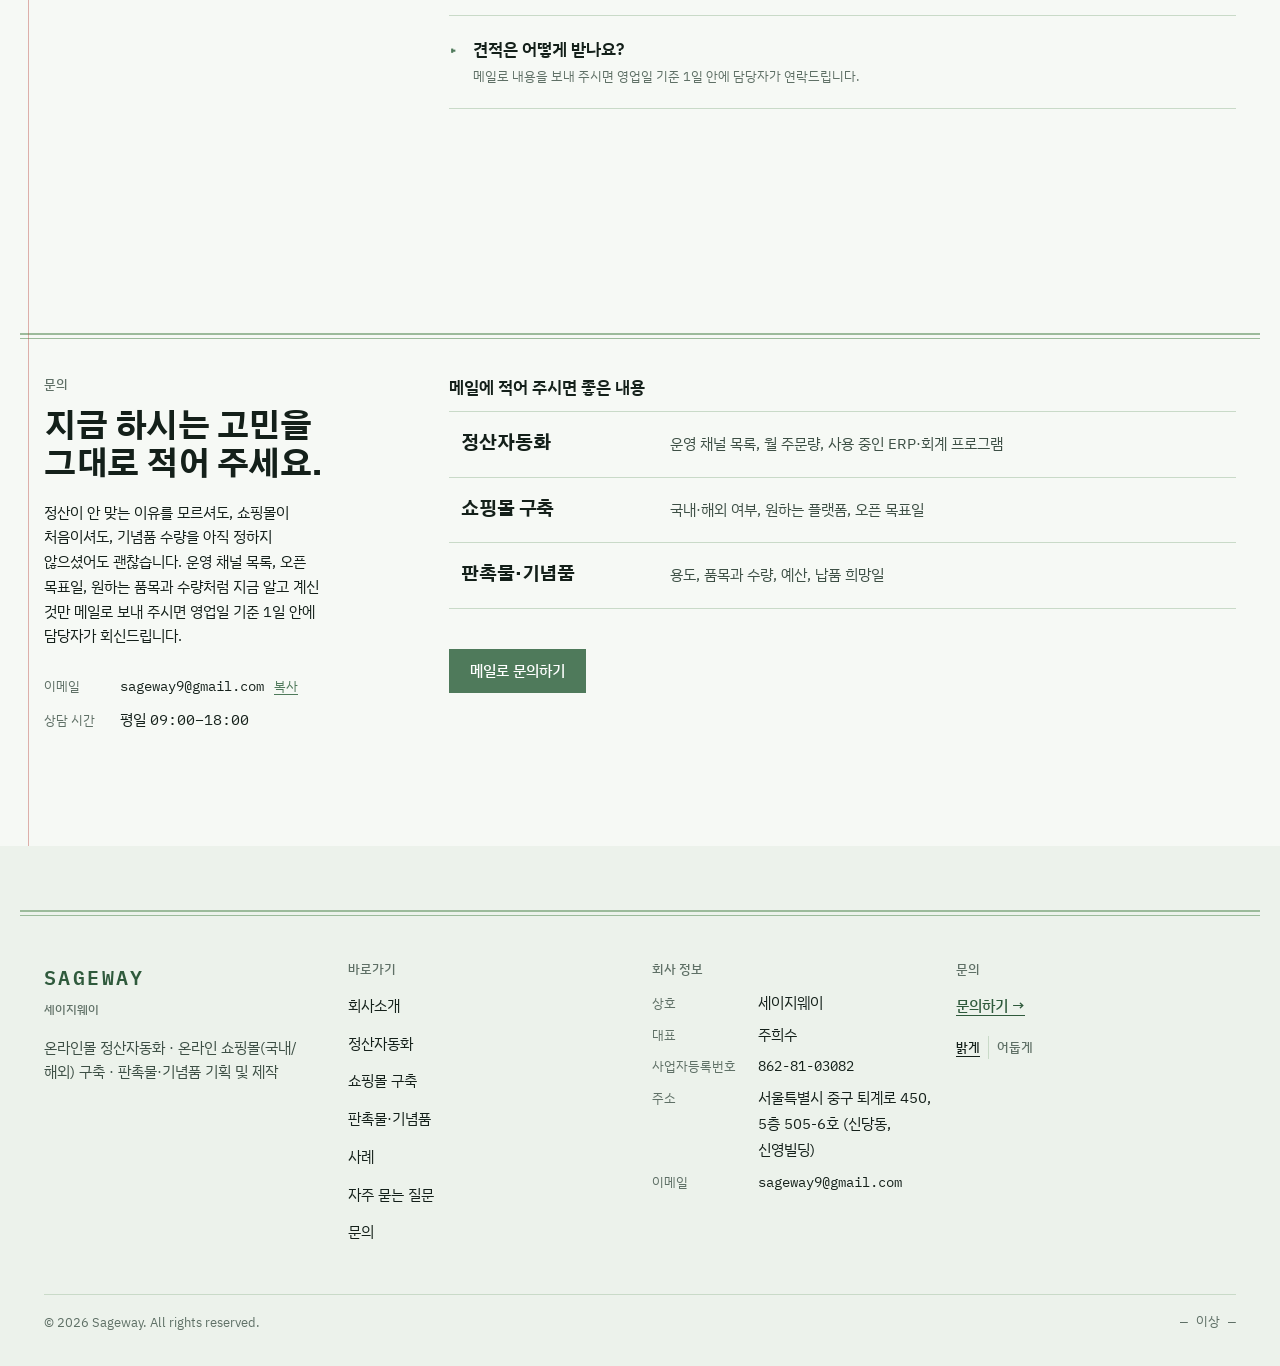
<file: backup/sageway-v1/index.html>
<!DOCTYPE html>
<html lang="ko">
<head>
<meta charset="utf-8">
<meta name="viewport" content="width=device-width, initial-scale=1, viewport-fit=cover">
<title>세이지웨이 SAGEWAY | 온라인몰 정산자동화 · 쇼핑몰 구축 · 판촉물 제작</title>
<meta name="description" content="세이지웨이는 온라인몰 정산자동화, 국내·해외 온라인 쇼핑몰 구축, 판촉물·기념품 기획 및 제작을 한 곳에서 맡는 회사입니다. 채널마다 다른 정산을 건별로 맞추고, 팔리는 매장을 열고, 브랜드를 손에 쥐어 드립니다.">
<link rel="preconnect" href="https://fonts.googleapis.com">
<link rel="preconnect" href="https://fonts.gstatic.com" crossorigin>
<link href="https://fonts.googleapis.com/css2?family=Gothic+A1:wght@800;900&family=IBM+Plex+Sans+KR:wght@400;500;600&family=IBM+Plex+Mono:wght@400;500;600&display=swap" rel="stylesheet">
<link rel="stylesheet" href="style.css">
<script>
/* JS 사용 표시(JS 전용 컨트롤 노출 기준)와 저장된 테마를 렌더 전에 적용해 깜빡임을 막습니다. */
(function () { document.documentElement.classList.add('js'); try { var t = localStorage.getItem('sw-theme'); if (t === 'light' || t === 'dark') { document.documentElement.setAttribute('data-theme', t); } } catch (e) {} })();
</script>
</head>
<body>
<a class="skip-link" href="#main">본문으로 건너뛰기</a>

<header class="site-header" id="top">
  <div class="container site-header__inner">
    <a class="wordmark" href="#top" aria-label="세이지웨이 처음으로">
      <span class="wordmark__latin">SAGEWAY</span>
      <span class="wordmark__ko">세이지웨이</span>
    </a>
    <span class="site-header__section" aria-hidden="true" data-current-section></span>
    <nav class="site-nav" aria-label="주요 메뉴">
      <a href="#about">회사소개</a>
      <a href="#settlement">정산자동화</a>
      <a href="#store">쇼핑몰 구축</a>
      <a href="#goods">판촉물·기념품</a>
      <a href="#contact">문의</a>
    </nav>
    <div class="site-header__actions">
      <div class="theme-switch" role="group" aria-label="화면 테마">
        <button type="button" data-theme-set="light" aria-pressed="false">밝게</button>
        <button type="button" data-theme-set="dark" aria-pressed="false">어둡게</button>
      </div>
      <a class="btn btn--primary btn--sm" href="#contact">문의하기</a>
      <button type="button" class="toc-open" aria-haspopup="dialog" aria-controls="toc">목차</button>
    </div>
  </div>
</header>

<dialog class="toc" id="toc" aria-label="목차">
  <div class="toc__inner">
    <div class="toc__head">
      <span class="wordmark__latin">SAGEWAY</span>
      <button type="button" class="toc__close" data-toc-close>닫기</button>
    </div>
    <nav aria-label="목차 메뉴">
      <ul class="toc__list">
        <li><a href="#about" data-toc-link>회사소개</a></li>
        <li><a href="#settlement" data-toc-link>정산자동화</a></li>
        <li><a href="#store" data-toc-link>쇼핑몰 구축</a></li>
        <li><a href="#goods" data-toc-link>판촉물·기념품</a></li>
        <li><a href="#cases" data-toc-link>사례</a></li>
        <li><a href="#faq" data-toc-link>자주 묻는 질문</a></li>
        <li><a href="#contact" data-toc-link>문의</a></li>
      </ul>
    </nav>
    <div class="toc__foot">
      <div class="theme-switch" role="group" aria-label="화면 테마">
        <button type="button" data-theme-set="light" aria-pressed="false">밝게</button>
        <button type="button" data-theme-set="dark" aria-pressed="false">어둡게</button>
      </div>
      <a class="btn btn--primary" href="#contact" data-toc-link>문의하기</a>
    </div>
  </div>
</dialog>

<main id="main">

<!-- ===================== HERO ===================== -->
<section class="hero" id="hero" aria-labelledby="hero-title" data-section-title="처음">
  <div class="container hero__grid">
    <div class="hero__copy">
      <p class="eyebrow">정산자동화 · 쇼핑몰 구축 · 판촉물·기념품 제작</p>
      <h1 class="h1" id="hero-title">정산은 맞추고,<br>쇼핑몰은 짓고,<br>굿즈는 만듭니다.</h1>
      <p class="lead">세이지웨이는 온라인몰 정산자동화, 국내·해외 쇼핑몰 구축, 판촉물·기념품 기획·제작을 한 곳에서 맡습니다. 채널마다 다른 정산을 건별로 맞추고, 팔리는 매장을 열고, 브랜드를 고객과 임직원의 손에 쥐어 드립니다.</p>
      <div class="hero__cta">
        <a class="btn btn--primary" href="#contact">문의하기</a>
        <a class="btn btn--ghost" href="#services">서비스 살펴보기</a>
      </div>
    </div>

    <div class="hero__visual">
      <div class="table-frame">
        <svg class="stamp stamp--hero" viewBox="0 0 120 120" aria-hidden="true" focusable="false">
          <circle cx="60" cy="60" r="56" class="stamp__ring-outer"/>
          <circle cx="60" cy="60" r="47" class="stamp__ring-inner"/>
          <defs><path id="ring-hero" d="M60,60 m-40,0 a40,40 0 1,1 80,0 a40,40 0 1,1 -80,0"/></defs>
          <text class="stamp__ringtext"><textPath href="#ring-hero">SAGEWAY · RECONCILED · SAGEWAY · RECONCILED</textPath></text>
          <text class="stamp__core" x="60" y="67" text-anchor="middle">대사 완료</text>
        </svg>
        <table class="ledger ledger--bridge" id="bridge-table">
          <caption class="ledger__cap"><span class="mono">정산 대사표 · 2026-09 · 예시</span></caption>
          <thead>
            <tr>
              <th scope="col">채널</th>
              <th scope="col">주문번호</th>
              <th scope="col" class="num">판매금액</th>
              <th scope="col" class="th-bridge"><span class="sr-only">매칭 상태</span></th>
              <th scope="col">정산일</th>
              <th scope="col" class="num">수수료</th>
              <th scope="col" class="num">정산금액</th>
            </tr>
          </thead>
          <tbody>
            <tr style="--i:0"><td class="ch">쿠팡</td><td class="mono">C-260912-0417</td><td class="num">₩58,000</td><td class="bridge"><span class="bridge__label">매칭</span></td><td class="mono">09-17</td><td class="num">₩6,380</td><td class="num">₩51,620</td></tr>
            <tr style="--i:1"><td class="ch">스마트스토어</td><td class="mono">N-260912-2231</td><td class="num">₩42,000</td><td class="bridge"><span class="bridge__label">매칭</span></td><td class="mono">09-14</td><td class="num">₩2,310</td><td class="num">₩39,690</td></tr>
            <tr style="--i:2"><td class="ch">11번가</td><td class="mono">E-260913-0088</td><td class="num">₩129,000</td><td class="bridge"><span class="bridge__label">매칭</span></td><td class="mono">09-18</td><td class="num">₩15,480</td><td class="num">₩113,520</td></tr>
            <tr style="--i:3"><td class="ch">G마켓</td><td class="mono">G-260913-5120</td><td class="num">₩36,500</td><td class="bridge"><span class="bridge__label">매칭</span></td><td class="mono">09-19</td><td class="num">₩4,745</td><td class="num">₩31,755</td></tr>
            <tr style="--i:4" class="is-mismatch"><td class="ch">카카오</td><td class="mono">K-260914-0906</td><td class="num">₩89,000</td><td class="bridge"><span class="bridge__label">불일치 <span class="nowrap">−₩1,240</span></span></td><td class="mono">09-25</td><td class="num">₩9,790<small class="policy">정책 ₩8,550</small></td><td class="num">₩79,210</td></tr>
            <tr style="--i:5"><td class="ch">무신사</td><td class="mono">M-260914-3377</td><td class="num">₩64,000</td><td class="bridge"><span class="bridge__label">매칭</span></td><td class="mono">09-25</td><td class="num">₩19,200</td><td class="num">₩44,800</td></tr>
            <tr style="--i:6"><td class="ch">쿠팡</td><td class="mono">C-260915-1102</td><td class="num">₩23,000</td><td class="bridge"><span class="bridge__label">매칭</span></td><td class="mono">09-24</td><td class="num">₩2,530</td><td class="num">₩20,470</td></tr>
          </tbody>
          <tfoot>
            <tr>
              <td colspan="4" class="tfoot__sum">대사 7/7 · 이상 1건 표시</td>
              <td colspan="3" class="tfoot__total"><span class="tfoot__label">미확인 차액</span><span class="tfoot__zero mono">₩0</span></td>
            </tr>
          </tfoot>
        </table>
      </div>
    </div>
  </div>

  <div class="container">
    <nav class="services" id="services" aria-label="사업 영역">
      <a class="ledger-row service-row" href="#settlement">
        <span class="service-row__name">온라인몰 정산자동화</span>
        <span class="service-row__desc">채널 정산 데이터를 자동 수집하고 주문과 건별로 매칭해 수수료·미정산을 검증합니다.</span>
        <span class="service-row__first"><span class="service-row__label">첫 산출물</span>현황 진단 보고서 (예시 2주)</span>
        <span class="service-row__arrow" aria-hidden="true">→</span>
      </a>
      <a class="ledger-row service-row" href="#store">
        <span class="service-row__name">온라인 쇼핑몰<span class="nowrap">(국내/해외)</span> 구축</span>
        <span class="service-row__desc">카페24·고도몰·아임웹·자체 구축, Shopify 구축과 아마존·라쿠텐·쇼피 입점까지 운영 가능한 상태로 납품합니다.</span>
        <span class="service-row__first"><span class="service-row__label">첫 산출물</span>플랫폼 제안서와 일정표</span>
        <span class="service-row__arrow" aria-hidden="true">→</span>
      </a>
      <a class="ledger-row service-row" href="#goods">
        <span class="service-row__name">판촉물·기념품 기획 및 제작</span>
        <span class="service-row__desc">기획, 디자인, 샘플, 생산, 납품까지 한 담당자가 맡습니다.</span>
        <span class="service-row__first"><span class="service-row__label">첫 산출물</span>품목 3안과 견적서</span>
        <span class="service-row__arrow" aria-hidden="true">→</span>
      </a>
    </nav>
  </div>
</section>

<!-- ===================== ABOUT ===================== -->
<section class="section" id="about" aria-labelledby="about-title" data-section-title="회사소개">
  <div class="container section__grid">
    <header class="section__head">
      <p class="eyebrow">회사소개</p>
      <h2 class="h2" id="about-title">판매 뒤에 남는 일을 정확하게 처리합니다.</h2>
    </header>
    <div class="section__body">
      <p class="body">온라인 판매는 주문이 끝이 아닙니다. 채널별 정산을 맞추고, 새 시장에 매장을 열고, 고객과 임직원에게 브랜드를 전하는 일까지 이어집니다. 세이지웨이는 이 세 가지 업무를 하나의 기준, 정확함으로 처리합니다.</p>
      <p class="body">개발자, 이커머스 운영 경험자, 제작 실무자가 한 회사 안에서 같은 문서를 보며 일합니다. 정산 데이터가 쇼핑몰 설계의 기준이 되고, 쇼핑몰 운영 경험이 판촉물 기획에 반영됩니다.</p>

      <h3 class="h4 block-title">함께 일하는 분들</h3>
      <div class="ledger-rows">
        <div class="ledger-row ledger-row--2">
          <span class="ledger-row__title">여러 채널에서 판매 중인 셀러·브랜드</span>
          <span class="ledger-row__desc">정산 마감이 매달 반복되는 숙제이신 분들</span>
        </div>
        <div class="ledger-row ledger-row--2">
          <span class="ledger-row__title">기업 마케팅·인사팀</span>
          <span class="ledger-row__desc">행사와 시즌마다 기념품과 선물을 준비하셔야 하는 분들</span>
        </div>
        <div class="ledger-row ledger-row--2">
          <span class="ledger-row__title">구매·조달 담당자</span>
          <span class="ledger-row__desc">견적, 납기, 품질을 한 번에 검토하셔야 하는 분들</span>
        </div>
      </div>

      <div class="two-col">
        <div>
          <h3 class="h4 block-title">일하는 원칙</h3>
          <ul class="principles">
            <li><span class="bridge-mini" aria-hidden="true"></span><div><strong>숫자는 건별로 확인합니다.</strong><span>합계가 맞아도 한 건이 틀리면 틀린 것입니다.</span></div></li>
            <li><span class="bridge-mini" aria-hidden="true"></span><div><strong>견적은 항목별로 드립니다.</strong><span>무엇에 얼마가 드는지 감추지 않습니다.</span></div></li>
            <li><span class="bridge-mini" aria-hidden="true"></span><div><strong>담당자가 바뀌지 않습니다.</strong><span>처음 상담한 사람이 납품까지 책임집니다.</span></div></li>
          </ul>
        </div>
        <div>
          <!-- 회사 명세서 -->
          <table class="ledger ledger--kv">
            <caption class="ledger__cap"><span class="mono">회사 명세서</span></caption>
            <tbody>
              <tr><th scope="row">상호</th><td>세이지웨이 (SAGEWAY)</td></tr>
              <tr><th scope="row">대표</th><td>주희수</td></tr>
              <tr><th scope="row">소재지</th><td>서울특별시 중구 퇴계로 450, 5층 505-6호 (신당동, 신영빌딩)</td></tr>
              <tr><th scope="row">사업자등록번호</th><td class="mono">862-81-03082</td></tr>
              <tr><th scope="row">사업영역</th><td>정산자동화 / 쇼핑몰 구축 / 판촉물·기념품 제작</td></tr>
            </tbody>
          </table>
        </div>
      </div>
    </div>
  </div>
</section>

<!-- ===================== SETTLEMENT ===================== -->
<section class="section" id="settlement" aria-labelledby="settlement-title" data-section-title="정산자동화">
  <div class="container section__grid">
    <header class="section__head">
      <p class="eyebrow">온라인몰 정산자동화</p>
      <h2 class="h2" id="settlement-title">채널마다 다른 정산, 원장 하나로 맞춥니다.</h2>
      <p class="section__summary">채널 정산 데이터 자동 수집&nbsp;· 주문 매칭&nbsp;· <span class="nowrap">수수료·미정산</span> 검증&nbsp;· ERP 연동&nbsp;· 대시보드</p>
    </header>
    <div class="section__body">
      <p class="body">쿠팡, 네이버 스마트스토어, 11번가, G마켓·옥션, 카카오, 무신사. 정산 주기도, 수수료율도, 반품과 프로모션 분담금을 빼는 방식도 모두 다릅니다. 엑셀로 맞추다 보면 어디선가 빠지고, 월말이면 '이 금액이 왜 이 금액인지'를 설명하는 데 며칠이 걸립니다.</p>
      <p class="body">세이지웨이 정산자동화는 채널 정산 데이터를 자동으로 수집하고 주문과 정산을 건별로 매칭해, 수수료 오류와 미정산 건을 찾아냅니다. 검증된 결과는 ERP·회계 시스템으로 연동되고, 대시보드에서는 오늘 들어올 돈과 아직 안 들어온 돈이 한눈에 보입니다.</p>

      <!-- (a) 채널-원장 다이어그램 -->
      <figure class="diagram-wrap">
        <div class="scroll-x" tabindex="0" role="region" aria-label="정산 흐름 다이어그램 (가로 스크롤)">
          <svg class="diagram" viewBox="0 0 760 400" role="img" aria-labelledby="diagram-title">
            <title id="diagram-title">채널 정산 데이터가 세이지웨이 정산원장으로 모여 ERP·대시보드·알림으로 나가는 흐름</title>
            <defs>
              <marker id="arr-seal" viewBox="0 0 10 10" refX="8" refY="5" markerWidth="7" markerHeight="7" orient="auto-start-reverse"><path d="M0,0 L10,5 L0,10 z" class="fill-seal"/></marker>
            </defs>
            <!-- 채널 → 원장 (제각각인 주기를 선의 성질로) -->
            <g class="stroke-rule-strong" fill="none" stroke-width="1.5">
              <path d="M176,46 C246,46 246,170 316,170"/>
              <path d="M176,102 C246,102 246,182 316,182" stroke-dasharray="6 4"/>
              <path d="M176,158 C246,158 246,194 316,194" stroke-dasharray="2 4"/>
              <path d="M176,214 C246,214 246,206 316,206" stroke-dasharray="10 4"/>
              <path d="M176,270 C246,270 246,218 316,218" stroke-dasharray="4 4 1 4"/>
              <path d="M176,326 C246,326 246,230 316,230" stroke-dasharray="1 3"/>
            </g>
            <!-- 채널 타일 -->
            <g class="tiles">
              <rect x="0.75" y="24.75" width="175.5" height="43.5"/><text class="t-name" x="12" y="46">쿠팡</text><text class="t-cycle" x="166" y="62" text-anchor="end">주정산 · 예시</text>
              <rect x="0.75" y="80.75" width="175.5" height="43.5"/><text class="t-name" x="12" y="102">네이버 스마트스토어</text><text class="t-cycle" x="166" y="118" text-anchor="end">구매확정 D+1 · 예시</text>
              <rect x="0.75" y="136.75" width="175.5" height="43.5"/><text class="t-name" x="12" y="158">11번가</text><text class="t-cycle" x="166" y="174" text-anchor="end">구매확정 후 · 예시</text>
              <rect x="0.75" y="192.75" width="175.5" height="43.5"/><text class="t-name" x="12" y="214">G마켓·옥션</text><text class="t-cycle" x="166" y="230" text-anchor="end">주정산 · 예시</text>
              <rect x="0.75" y="248.75" width="175.5" height="43.5"/><text class="t-name" x="12" y="270">카카오</text><text class="t-cycle" x="166" y="286" text-anchor="end">월 2회 · 예시</text>
              <rect x="0.75" y="304.75" width="175.5" height="43.5"/><text class="t-name" x="12" y="326">무신사</text><text class="t-cycle" x="166" y="342" text-anchor="end">월 1회 · 예시</text>
            </g>
            <!-- 원장 → ERP·대시보드·알림 (나가는 선은 하나의 성질) -->
            <g class="stroke-sage" fill="none" stroke-width="2.5">
              <path d="M468,200 C534,200 534,80 600,80"/>
              <path d="M468,200 H600"/>
              <path d="M468,200 C534,200 534,320 600,320"/>
            </g>
            <!-- 반품·취소: 되돌아오는 돈 -->
            <g class="stroke-seal" fill="none" stroke-width="1.5">
              <path d="M88,374 C250,374 392,372 392,268" stroke-dasharray="4 3" marker-end="url(#arr-seal)"/>
              <rect x="0.75" y="360.75" width="87.5" height="26.5" class="fill-paper"/>
            </g>
            <text class="t-seal" x="44" y="378" text-anchor="middle">반품·취소</text>
            <!-- 중앙 원장 노드 (이중 테두리) -->
            <g class="node-ledger">
              <rect x="316" y="140" width="152" height="120" class="fill-paper stroke-ink" stroke-width="2"/>
              <rect x="321" y="145" width="142" height="110" fill="none" class="stroke-ink" stroke-width="1"/>
              <text class="t-node" x="392" y="164" text-anchor="middle">세이지웨이 정산원장</text>
              <g class="stroke-rule" stroke-width="1">
                <line x1="332" y1="178" x2="452" y2="178"/><line x1="332" y1="196" x2="452" y2="196"/><line x1="332" y1="214" x2="452" y2="214"/><line x1="332" y1="232" x2="452" y2="232"/>
              </g>
              <g class="t-mini">
                <text x="334" y="191">C-0417</text><text x="450" y="191" text-anchor="end">51,620</text>
                <text x="334" y="209">N-2231</text><text x="450" y="209" text-anchor="end">39,690</text>
                <text x="334" y="227">K-0906</text><text x="450" y="227" text-anchor="end" class="t-seal">−1,240</text>
                <text x="334" y="246">합계</text><text x="450" y="246" text-anchor="end">차액 0</text>
              </g>
            </g>
            <!-- 우측 노드 -->
            <g class="nodes-out">
              <rect x="600.75" y="58.75" width="158.5" height="42.5"/><text class="t-name" x="680" y="85" text-anchor="middle">ERP·회계</text>
              <rect x="600.75" y="178.75" width="158.5" height="42.5"/><text class="t-name" x="680" y="205" text-anchor="middle">대시보드</text>
              <rect x="600.75" y="298.75" width="158.5" height="42.5"/><text class="t-name t-name--sm" x="680" y="325" text-anchor="middle">알림 · 미정산 발견</text>
            </g>
          </svg>
        </div>
        <figcaption class="caption"><span class="scroll-hint">옆으로 밀어 보세요 · </span>채널별 정산 주기와 흐름은 예시입니다.</figcaption>
      </figure>

      <!-- (b) 채널별 정산 주기 스트립 -->
      <h3 class="h4 block-title">채널별 정산 주기 (예시)</h3>
      <div class="cycle" role="table" aria-label="채널별 정산일 예시, 30일 기준">
        <div class="cycle__row cycle__row--head" role="row">
          <span class="cycle__label" role="columnheader">채널</span>
          <span class="cycle__ticks mono" role="columnheader" aria-label="일자 눈금 1일부터 30일">
            <i style="grid-column:1">1</i><i style="grid-column:5">5</i><i style="grid-column:10">10</i><i style="grid-column:15">15</i><i style="grid-column:20">20</i><i style="grid-column:25">25</i><i style="grid-column:30">30</i>
          </span>
        </div>
        <div class="cycle__row" role="row">
          <span class="cycle__label" role="rowheader">쿠팡</span>
          <span class="cycle__cells" role="cell" style="background-image:var(--pay),var(--pay),var(--pay),var(--pay);background-position:calc(2*100%/29) 0,calc(9*100%/29) 0,calc(16*100%/29) 0,calc(23*100%/29) 0"><span class="sr-only">정산일 3, 10, 17, 24일</span></span>
        </div>
        <div class="cycle__row" role="row">
          <span class="cycle__label" role="rowheader">스마트스토어</span>
          <span class="cycle__cells" role="cell" style="background-image:var(--pay),var(--pay),var(--pay),var(--pay),var(--pay),var(--pay),var(--pay),var(--pay),var(--pay),var(--pay);background-position:calc(1*100%/29) 0,calc(4*100%/29) 0,calc(5*100%/29) 0,calc(8*100%/29) 0,calc(12*100%/29) 0,calc(13*100%/29) 0,calc(18*100%/29) 0,calc(21*100%/29) 0,calc(26*100%/29) 0,calc(27*100%/29) 0"><span class="sr-only">정산일 2, 5, 6, 9, 13, 14, 19, 22, 27, 28일</span></span>
        </div>
        <div class="cycle__row" role="row">
          <span class="cycle__label" role="rowheader">11번가</span>
          <span class="cycle__cells" role="cell" style="background-image:var(--pay),var(--pay),var(--pay),var(--pay),var(--pay);background-position:calc(3*100%/29) 0,calc(10*100%/29) 0,calc(11*100%/29) 0,calc(17*100%/29) 0,calc(24*100%/29) 0"><span class="sr-only">정산일 4, 11, 12, 18, 25일</span></span>
        </div>
        <div class="cycle__row" role="row">
          <span class="cycle__label" role="rowheader">G마켓·옥션</span>
          <span class="cycle__cells" role="cell" style="background-image:var(--pay),var(--pay),var(--pay),var(--pay);background-position:calc(4*100%/29) 0,calc(11*100%/29) 0,calc(18*100%/29) 0,calc(25*100%/29) 0"><span class="sr-only">정산일 5, 12, 19, 26일</span></span>
        </div>
        <div class="cycle__row" role="row">
          <span class="cycle__label" role="rowheader">카카오</span>
          <span class="cycle__cells" role="cell" style="background-image:var(--pay),var(--pay);background-position:calc(9*100%/29) 0,calc(24*100%/29) 0"><span class="sr-only">정산일 10, 25일</span></span>
        </div>
        <div class="cycle__row" role="row">
          <span class="cycle__label" role="rowheader">무신사</span>
          <span class="cycle__cells" role="cell" style="background-image:var(--pay);background-position:calc(24*100%/29) 0"><span class="sr-only">정산일 25일</span></span>
        </div>
      </div>
      <p class="caption">채널별 정산 주기 예시. 실제 조건은 계약과 채널 정책에 따라 다릅니다.</p>

      <!-- (c) 놓치는 것들 + 미니 대사표 -->
      <div class="split-3-5">
        <div>
          <h3 class="h4 block-title">엑셀에서 놓치는 것들</h3>
          <ul class="rule-list">
            <li>채널별로 다른 정산 주기와 지급일</li>
            <li>판매가 기준과 정산가 기준이 다른 수수료 계산</li>
            <li>반품·교환 후 되돌아오지 않은 정산금</li>
            <li>채널 프로모션 분담금의 사후 차감</li>
            <li>부분 정산되어 잔액이 남은 주문</li>
          </ul>
        </div>
        <div>
          <!-- 예시 데이터 블록: 실제 데이터로 교체 시 data-sample 속성과 '예시' 표기를 함께 제거 -->
          <div class="scroll-x" data-sample="true" tabindex="0" role="region" aria-labelledby="recon-cap">
            <table class="ledger ledger--mini">
              <caption id="recon-cap" class="ledger__cap"><span class="mono">주문-정산 검증 · 예시 데이터</span></caption>
              <thead>
                <tr><th scope="col">주문번호</th><th scope="col">채널</th><th scope="col" class="num">판매가</th><th scope="col" class="num">정책 수수료</th><th scope="col" class="num">실제 차감</th><th scope="col" class="num">정산금액</th><th scope="col">상태</th></tr>
              </thead>
              <tbody>
                <tr><td class="mono">N-260902-1180</td><td class="ch">스마트스토어</td><td class="num">₩42,000</td><td class="num">₩2,310</td><td class="num">₩2,310</td><td class="num">₩39,690</td><td class="status"><span class="ok">매칭</span></td></tr>
                <tr><td class="mono">C-260903-0416</td><td class="ch">쿠팡</td><td class="num">₩58,000</td><td class="num">₩6,380</td><td class="num">₩6,380</td><td class="num">₩51,620</td><td class="status"><span class="ok">매칭</span></td></tr>
                <tr class="is-mismatch"><td class="mono">K-260903-0906</td><td class="ch">카카오</td><td class="num">₩89,000</td><td class="num">₩8,550</td><td class="num">₩9,790</td><td class="num">₩79,210</td><td class="status"><span class="bad">불일치 <span class="nowrap">−₩1,240</span></span><small>프로모션 분담금 사후 차감</small></td></tr>
                <tr><td class="mono">E-260904-0088</td><td class="ch">11번가</td><td class="num">₩129,000</td><td class="num">₩15,480</td><td class="num">₩15,480</td><td class="num">₩113,520</td><td class="status"><span class="ok">매칭</span></td></tr>
                <tr><td class="mono">G-260905-5120</td><td class="ch">G마켓</td><td class="num">₩36,500</td><td class="num">₩4,745</td><td class="num">—</td><td class="num">—</td><td class="status"><span class="badge-kraft">미정산 D+37</span></td></tr>
                <tr><td class="mono">M-260906-3377</td><td class="ch">무신사</td><td class="num">₩64,000</td><td class="num">₩19,200</td><td class="num">₩19,200</td><td class="num">₩44,800</td><td class="status"><span class="ok">매칭</span></td></tr>
              </tbody>
              <tfoot>
                <tr><td colspan="7">검증 6건 · 이상 2건 (불일치 1 · 미정산 1)</td></tr>
              </tfoot>
            </table>
          </div>
          <p class="caption"><span class="scroll-hint">옆으로 밀어 보세요 · </span>주문번호와 금액은 모두 예시입니다.</p>
        </div>
      </div>

      <!-- (d) 제공 기능 -->
      <h3 class="h4 block-title">제공 기능</h3>
      <div class="ledger-rows">
        <div class="ledger-row ledger-row--feat"><span class="ledger-row__title">정산 데이터 자동 수집</span><span class="ledger-row__desc">채널 관리자 페이지·API·정산 파일에서 정산 데이터를 정해진 일정에 따라 수집합니다.</span><span class="bridge-mini" aria-hidden="true"></span></div>
        <div class="ledger-row ledger-row--feat"><span class="ledger-row__title">주문–정산 매칭</span><span class="ledger-row__desc">주문번호·옵션·수량 기준으로 건별 대사하고, 부분 정산·분할 정산도 같은 행에 붙입니다.</span><span class="bridge-mini" aria-hidden="true"></span></div>
        <div class="ledger-row ledger-row--feat"><span class="ledger-row__title">수수료·미정산 검증</span><span class="ledger-row__desc">채널 정책 수수료율과 실제 차감액을 비교하고, 정산 예정일이 지난 건을 목록으로 만듭니다.</span><span class="bridge-mini" aria-hidden="true"></span></div>
        <div class="ledger-row ledger-row--feat"><span class="ledger-row__title">ERP·회계 연동</span><span class="ledger-row__desc">회계 전표 형식으로 내보내며, 더존·SAP 등 ERP 직접 연동은 상담 시 범위를 확인합니다.</span><span class="bridge-mini" aria-hidden="true"></span></div>
        <div class="ledger-row ledger-row--feat"><span class="ledger-row__title">대시보드</span><span class="ledger-row__desc">채널별 정산 예정·완료·차액과 미정산 잔액을 한 화면에서 봅니다.</span><span class="bridge-mini" aria-hidden="true"></span></div>
      </div>

      <!-- (e) 도입 흐름 (기간은 예시, 소유주 확정 값) -->
      <h3 class="h4 block-title">도입 흐름</h3>
      <ul class="flow" aria-label="도입 흐름">
        <li><strong>현황 진단</strong><span class="mono">예시 2주</span></li>
        <li><strong>채널 연결·규칙 설정</strong><span class="mono">채널 수에 따라</span></li>
        <li><strong>기존 방식과 병행 검증</strong><span class="mono">예시 1개월</span></li>
        <li><strong>운영 이관</strong><span class="mono">대시보드·알림 개시</span></li>
      </ul>
      <p class="caption">운영 후 채널 정책이 바뀌면 규칙을 함께 갱신합니다. 기간은 예시이며 채널 수에 따라 달라집니다.</p>

      <p class="link-row"><a class="link-arrow" href="#contact">정산자동화 문의하기 →</a></p>
    </div>
  </div>
</section>

<!-- ===================== STORE ===================== -->
<section class="section" id="store" aria-labelledby="store-title" data-section-title="쇼핑몰 구축">
  <div class="container section__grid">
    <header class="section__head">
      <p class="eyebrow">온라인 쇼핑몰(국내/해외) 구축</p>
      <h2 class="h2" id="store-title">국내에서 해외까지, 팔리는 매장을 만듭니다.</h2>
      <p class="section__summary">카페24·고도몰·아임웹 · 자체 구축 · Shopify · 아마존·라쿠텐·쇼피 입점 · 다국어·다통화·해외결제 · 물류 연동</p>
    </header>
    <div class="section__body">
      <p class="body">카페24·고도몰·아임웹 같은 국내 플랫폼부터 자체 구축까지, 브랜드의 규모와 운영 방식에 맞는 방법을 제안합니다. 빠르게 열어야 하면 카페24·아임웹, 운영 기능이 중요하면 고도몰, 우리만의 구조가 필요하면 자체 구축입니다.</p>
      <p class="body">해외 진출은 Shopify 구축과 아마존·라쿠텐·쇼피 입점을 함께 설계하고, 다국어·다통화·해외결제·물류 연동까지 실제 운영이 가능한 상태로 납품합니다. 정산자동화를 함께 하는 회사이기 때문에, 오픈 후 정산이 맞아떨어지도록 주문 데이터 구조를 처음부터 잡습니다. 오픈 후 1개월 안정화 기간에는 운영 매뉴얼과 담당자 교육을 함께 드립니다.</p>

      <!-- (a) 국내/해외 탭 + 와이어프레임 -->
      <div class="tabs" data-tabs>
        <div class="tablist" role="tablist" aria-label="쇼핑몰 화면 구성 예시">
          <button type="button" role="tab" id="tab-kr" aria-selected="true" aria-controls="panel-kr" tabindex="0">국내 · 카페24</button>
          <button type="button" role="tab" id="tab-global" aria-selected="false" aria-controls="panel-global" tabindex="-1">해외 · Shopify</button>
        </div>
        <div class="tabpanels">
          <div class="tabpanel" role="tabpanel" id="panel-kr" aria-labelledby="tab-kr" tabindex="0">
            <div class="wire">
              <div class="wire__chrome"><span class="wire__tab mono">shop.example.kr</span></div>
              <div class="wire__head">
                <span class="wire__logo" aria-hidden="true"></span>
                <span class="wire__search">검색</span>
                <span class="wire__cart">장바구니 <span class="mono">2</span></span>
              </div>
              <div class="wire__banner"><span class="wire__banner-text">시즌 기획전</span></div>
              <div class="wire__grid" aria-hidden="true">
                <div class="wire__card"><div class="wire__img"></div><span class="wire__line wire__line--60"></span><span class="wire__line wire__line--40"></span><span class="wire__price mono">₩38,000</span><span class="wire__badge">무료배송</span></div>
                <div class="wire__card"><div class="wire__img"></div><span class="wire__line wire__line--60"></span><span class="wire__line wire__line--40"></span><span class="wire__price mono">₩24,000</span><span class="wire__badge">무료배송</span></div>
                <div class="wire__card"><div class="wire__img"></div><span class="wire__line wire__line--60"></span><span class="wire__line wire__line--40"></span><span class="wire__price mono">₩56,000</span><span class="wire__badge">무료배송</span></div>
                <div class="wire__card"><div class="wire__img"></div><span class="wire__line wire__line--60"></span><span class="wire__line wire__line--40"></span><span class="wire__price mono">₩19,000</span><span class="wire__badge">무료배송</span></div>
                <div class="wire__card"><div class="wire__img"></div><span class="wire__line wire__line--60"></span><span class="wire__line wire__line--40"></span><span class="wire__price mono">₩42,000</span><span class="wire__badge">무료배송</span></div>
                <div class="wire__card"><div class="wire__img"></div><span class="wire__line wire__line--60"></span><span class="wire__line wire__line--40"></span><span class="wire__price mono">₩31,000</span><span class="wire__badge">무료배송</span></div>
              </div>
              <div class="wire__pay"><span>네이버페이</span><span>카카오페이</span><span>카드</span></div>
            </div>
          </div>
          <div class="tabpanel" role="tabpanel" id="panel-global" aria-labelledby="tab-global" tabindex="0">
            <div class="wire">
              <div class="wire__chrome"><span class="wire__tab mono">shop.example.com</span></div>
              <div class="wire__head">
                <span class="wire__logo" aria-hidden="true"></span>
                <span class="wire__search">Search</span>
                <span class="wire__chips mono"><span>KO</span><span class="is-on">EN</span><span>JA</span></span>
                <span class="wire__chips mono"><span>KRW</span><span class="is-on">USD</span><span>JPY</span></span>
                <span class="wire__cart">Cart <span class="mono">2</span></span>
              </div>
              <div class="wire__banner"><span class="wire__banner-text">Season Edit</span><span class="wire__badge wire__badge--outline">관세 포함 가격</span></div>
              <div class="wire__grid" aria-hidden="true">
                <div class="wire__card"><div class="wire__img"></div><span class="wire__line wire__line--60"></span><span class="wire__line wire__line--40"></span><span class="wire__price mono">US$29.00</span><span class="wire__badge">Ships to 32 countries</span></div>
                <div class="wire__card"><div class="wire__img"></div><span class="wire__line wire__line--60"></span><span class="wire__line wire__line--40"></span><span class="wire__price mono">US$18.00</span><span class="wire__badge">Ships to 32 countries</span></div>
                <div class="wire__card"><div class="wire__img"></div><span class="wire__line wire__line--60"></span><span class="wire__line wire__line--40"></span><span class="wire__price mono">US$42.00</span><span class="wire__badge">Ships to 32 countries</span></div>
                <div class="wire__card"><div class="wire__img"></div><span class="wire__line wire__line--60"></span><span class="wire__line wire__line--40"></span><span class="wire__price mono">US$14.00</span><span class="wire__badge">Ships to 32 countries</span></div>
                <div class="wire__card"><div class="wire__img"></div><span class="wire__line wire__line--60"></span><span class="wire__line wire__line--40"></span><span class="wire__price mono">US$32.00</span><span class="wire__badge">Ships to 32 countries</span></div>
                <div class="wire__card"><div class="wire__img"></div><span class="wire__line wire__line--60"></span><span class="wire__line wire__line--40"></span><span class="wire__price mono">US$23.00</span><span class="wire__badge">Ships to 32 countries</span></div>
              </div>
              <div class="wire__pay"><span>PayPal</span><span>Card</span></div>
            </div>
          </div>
        </div>
        <p class="caption">화면 구성 예시. 실제 디자인은 브랜드에 맞춰 제작합니다.</p>
      </div>

      <!-- (b) 플랫폼 원장 -->
      <div class="two-col two-col--tables">
        <table class="ledger ledger--kv">
          <caption class="ledger__cap"><span class="mono">국내 구축</span></caption>
          <tbody>
            <tr><th scope="row">플랫폼</th><td>카페24 · 고도몰 · 아임웹 · 자체 구축(헤드리스)</td></tr>
            <tr><th scope="row">범위</th><td>디자인, 상품 등록 구조, PG 결제, 배송, 회원, 마케팅 도구 연동, 스마트스토어·쿠팡 마켓 연동, 운영 교육</td></tr>
          </tbody>
        </table>
        <table class="ledger ledger--kv">
          <caption class="ledger__cap"><span class="mono">해외 구축</span></caption>
          <tbody>
            <tr><th scope="row">플랫폼</th><td>Shopify 구축 · 아마존 입점 · 라쿠텐 입점 · 쇼피 입점</td></tr>
            <tr><th scope="row">범위</th><td>다국어 콘텐츠, 다통화 표시·결제, 해외 PG(PayPal, Stripe 등), 국제 물류·통관 정보 연동, 현지 CS 템플릿</td></tr>
          </tbody>
        </table>
      </div>

      <!-- (c) 해외 구축 필수 항목 -->
      <h3 class="h4 block-title">해외 구축에서 반드시 잡는 것</h3>
      <div class="ledger-rows">
        <div class="ledger-row ledger-row--2 ledger-row--3-9"><span class="ledger-row__title">다국어</span><span class="ledger-row__desc">언어별 상품명·상세·정책 페이지, 검색엔진 대응</span></div>
        <div class="ledger-row ledger-row--2 ledger-row--3-9"><span class="ledger-row__title">다통화</span><span class="ledger-row__desc">환율 반영 가격 표시와 결제 통화 분리</span></div>
        <div class="ledger-row ledger-row--2 ledger-row--3-9"><span class="ledger-row__title">해외결제</span><span class="ledger-row__desc">국가별 선호 결제수단 구성, 사기 방지 설정</span></div>
        <div class="ledger-row ledger-row--2 ledger-row--3-9"><span class="ledger-row__title">물류 연동</span><span class="ledger-row__desc">해외 배송사·풀필먼트·통관 서류 자동화</span></div>
      </div>

      <p class="link-row">
        <a class="link-arrow" href="#contact">쇼핑몰 구축 문의하기 →</a>
        <a class="link-sub" href="#settlement">해외 정산도 자동으로 → 정산자동화 보기</a>
      </p>
    </div>
  </div>
</section>

<!-- ===================== GOODS ===================== -->
<section class="section" id="goods" aria-labelledby="goods-title" data-section-title="판촉물·기념품">
  <div class="container section__grid">
    <header class="section__head">
      <p class="eyebrow">판촉물·기념품 기획 및 제작</p>
      <h2 class="h2" id="goods-title">기획부터 납품까지, 손에 남는 브랜드를 만듭니다.</h2>
      <p class="section__summary">용도·예산 기반 품목 제안 · 실물 샘플 확인 · 소량 100개~대량 생산 · 친환경 소재 옵션 · 납품</p>
    </header>
    <div class="section__body">
      <p class="body">임직원 선물, 행사 기념품, 고객 사은품, 브랜드 굿즈. 같은 텀블러라도 소재, 인쇄 방식, 포장에 따라 받는 사람의 인상이 달라집니다. 용도와 예산, 수량, 납기를 먼저 듣고 품목과 제작 방식을 제안합니다.</p>
      <p class="body">실물 샘플을 확인한 뒤에만 생산에 들어가며, 소량 100개부터 대량 수만 개까지 대응합니다. 재생 PET, FSC 인증 종이, 유기농 면 같은 친환경 소재 옵션도 사양서 한 장으로 함께 정리해 드립니다.</p>

      <!-- (a) 제작 사양서 + 도면 -->
      <div class="split-5-3">
        <table class="ledger ledger--kv sheet-kraft" id="spec-sheet">
          <caption class="ledger__cap ledger__cap--kraft"><span class="mono">제작 사양서 No. SW-GD-<span class="ph">[0000]</span></span><span class="stamp--sq">예시</span></caption>
          <tbody>
            <tr><th scope="row">품목</th><td>스테인리스 텀블러 500ml</td></tr>
            <tr data-part="body"><th scope="row">소재</th><td>STS 304 이중진공 <span class="muted">(옵션: 재생 스테인리스)</span></td></tr>
            <tr data-part="body"><th scope="row">규격</th><td class="mono">Ø73 × 205mm</td></tr>
            <tr data-part="engrave"><th scope="row">인쇄</th><td>레이저 각인 1면 또는 실크 1도</td></tr>
            <tr data-part="lid body"><th scope="row">색상</th><td>세이지 그린 / 오프화이트</td></tr>
            <tr><th scope="row">수량</th><td><span class="mono">300</span>개 <span class="muted">(최소 100개부터)</span></td></tr>
            <tr data-part="pack"><th scope="row">포장</th><td>개별 크라프트 박스 + 슬리브 인쇄</td></tr>
            <tr><th scope="row">납기</th><td>샘플 확정 후 영업일 <span class="mono">15~20</span>일</td></tr>
            <tr><th scope="row">단가</th><td><span class="ph">[견적 시 안내]</span></td></tr>
          </tbody>
        </table>
        <figure class="drawing">
          <svg class="tumbler" viewBox="0 0 260 340" aria-hidden="true" focusable="false" id="tumbler-svg">
            <!-- 치수선 -->
            <g class="dim">
              <line x1="112" y1="16" x2="208" y2="16"/><line x1="112" y1="12" x2="112" y2="20"/><line x1="208" y1="12" x2="208" y2="20"/>
              <text x="160" y="11" text-anchor="middle">Ø73</text>
              <line x1="228" y1="36" x2="228" y2="300"/><line x1="224" y1="36" x2="232" y2="36"/><line x1="224" y1="300" x2="232" y2="300"/>
              <text transform="rotate(90 240 168)" x="240" y="168" text-anchor="middle">205mm</text>
            </g>
            <!-- 뚜껑 -->
            <g class="part" id="part-lid">
              <rect x="112" y="36" width="96" height="24"/>
              <rect x="142" y="24" width="36" height="12"/>
            </g>
            <!-- 몸통 -->
            <g class="part" id="part-body">
              <path d="M112,60 H208 L204,286 Q204,300 190,300 H130 Q116,300 116,286 Z"/>
            </g>
            <!-- 각인면 -->
            <g class="part part--engrave" id="part-engrave">
              <rect x="130" y="150" width="60" height="72"/>
              <text x="160" y="236" text-anchor="middle">각인면 50×60</text>
            </g>
            <!-- 포장 -->
            <g class="part" id="part-pack">
              <rect x="100" y="316" width="120" height="18"/>
              <text x="160" y="329" text-anchor="middle">포장 · 크라프트 박스</text>
            </g>
            <!-- 리더 라벨 -->
            <g class="leader">
              <line x1="112" y1="48" x2="92" y2="48"/><text x="88" y="51" text-anchor="end">뚜껑</text>
              <line x1="112" y1="120" x2="92" y2="120"/><text x="88" y="123" text-anchor="end">몸통 STS 304</text>
              <line x1="130" y1="186" x2="92" y2="186"/><text x="88" y="189" text-anchor="end">레이저 각인</text>
            </g>
          </svg>
          <figcaption class="mono caption">도면 · 예시</figcaption>
        </figure>
      </div>

      <!-- (b) 소재 스와치 -->
      <ul class="swatches" aria-label="소재 옵션">
        <li><span class="swatch swatch--cotton" aria-hidden="true"></span><strong>재생 코튼</strong><span>에코백, 파우치</span></li>
        <li><span class="swatch swatch--kraft" aria-hidden="true"></span><strong>크라프트</strong><span>박스, 노트</span></li>
        <li><span class="swatch swatch--steel" aria-hidden="true"></span><strong>스테인리스</strong><span>텀블러, 보틀</span></li>
        <li><span class="swatch swatch--pet" aria-hidden="true"></span><strong>재생 PET</strong><span>파우치, 키링</span></li>
      </ul>

      <!-- (c) 공정 타임라인 (실제 순서이므로 번호 사용) -->
      <h3 class="h4 block-title">제작 공정</h3>
      <ol class="process">
        <li>
          <span class="process__num mono">01</span>
          <h4 class="process__name">기획</h4>
          <p class="process__desc">용도·예산·수량·납기를 확인하고 품목 3안을 제안합니다.</p>
          <dl class="process__dl"><dt>드리는 것</dt><dd>기획안, 견적서</dd><dt>정해 주실 것</dt><dd>예산 범위, 납품처</dd></dl>
          <span class="process__time mono">예시 2~3일</span>
        </li>
        <li>
          <span class="process__num mono">02</span>
          <h4 class="process__name">디자인</h4>
          <p class="process__desc">로고·컬러 적용 시안과 인쇄 방식을 정합니다.</p>
          <dl class="process__dl"><dt>드리는 것</dt><dd>시안 2~3종, 제작 사양서</dd><dt>정해 주실 것</dt><dd>시안 선택, 문구</dd></dl>
          <span class="process__time mono">예시 3~5일</span>
        </li>
        <li class="process__step--approve">
          <svg class="stamp stamp--approve" viewBox="0 0 120 120" aria-hidden="true" focusable="false">
            <circle cx="60" cy="60" r="56" class="stamp__ring-outer"/>
            <circle cx="60" cy="60" r="47" class="stamp__ring-inner"/>
            <defs><path id="ring-approve" d="M60,60 m-40,0 a40,40 0 1,1 80,0 a40,40 0 1,1 -80,0"/></defs>
            <text class="stamp__ringtext"><textPath href="#ring-approve">SAGEWAY · APPROVED · SAGEWAY · APPROVED</textPath></text>
            <text class="stamp__core stamp__core--2" x="60" y="54" text-anchor="middle">고객<tspan x="60" dy="22">승인</tspan></text>
          </svg>
          <span class="process__num mono">03</span>
          <h4 class="process__name">샘플</h4>
          <p class="process__desc">실물 샘플로 색상·마감·크기를 확인합니다. 수정 1회 포함.</p>
          <dl class="process__dl"><dt>드리는 것</dt><dd>실물 샘플, 수정 반영안</dd><dt>정해 주실 것</dt><dd>생산 승인</dd></dl>
          <span class="process__time mono">예시 5~10일</span>
        </li>
        <li>
          <span class="process__num mono">04</span>
          <h4 class="process__name">생산</h4>
          <p class="process__desc">승인 샘플 기준으로 생산하고 중간 검수를 진행합니다.</p>
          <dl class="process__dl"><dt>드리는 것</dt><dd>검수 보고</dd><dt>정해 주실 것</dt><dd>진행 보고 확인</dd></dl>
          <span class="process__time mono">예시 10~20일</span>
        </li>
        <li>
          <span class="process__num mono">05</span>
          <h4 class="process__name">납품</h4>
          <p class="process__desc">개별 포장·수량 확인 후 지정 장소로 납품하거나 쇼핑몰 배송에 동봉합니다.</p>
          <dl class="process__dl"><dt>드리는 것</dt><dd>납품 확인서, 잔량 및 재주문 안내</dd><dt>정해 주실 것</dt><dd>인수 확인</dd></dl>
          <span class="process__time mono">예시 1~3일</span>
        </li>
      </ol>
      <p class="caption">소요 기간은 품목과 수량에 따른 예시이며 견적 시 확정합니다.</p>

      <!-- (d) 용도별 품목 -->
      <h3 class="h4 block-title">용도별 품목</h3>
      <div class="ledger-rows">
        <div class="ledger-row ledger-row--2 ledger-row--3-9"><span class="ledger-row__title">임직원 선물</span><span class="ledger-row__desc">텀블러, 다이어리, 웰컴 키트</span></div>
        <div class="ledger-row ledger-row--2 ledger-row--3-9"><span class="ledger-row__title">행사 기념품</span><span class="ledger-row__desc">에코백, 뱃지, 아크릴 키링</span></div>
        <div class="ledger-row ledger-row--2 ledger-row--3-9"><span class="ledger-row__title">고객 사은품</span><span class="ledger-row__desc">파우치, 노트, 티 세트 (쇼핑몰 배송 동봉 사양으로 제작)</span></div>
        <div class="ledger-row ledger-row--2 ledger-row--3-9"><span class="ledger-row__title">브랜드 굿즈</span><span class="ledger-row__desc">티셔츠, 스티커 팩, 포스터 (소량 다품종)</span></div>
      </div>

      <p class="link-row"><a class="link-arrow" href="#contact">판촉물·기념품 문의하기 →</a></p>
    </div>
  </div>
</section>

<!-- ===================== WHY ===================== -->
<section class="section" id="why" aria-labelledby="why-title" data-section-title="맡기는 이유">
  <div class="container section__grid">
    <header class="section__head">
      <p class="eyebrow">세이지웨이에 맡기는 이유</p>
      <h2 class="h2" id="why-title"><span class="nowrap">'할 수 있습니다'</span> 대신, 확인한 것만 약속합니다.</h2>
      <p class="body body--sm">따로 맡기면 세 번 설명해야 할 일이, 세이지웨이에서는 한 번이면 됩니다. 정산·쇼핑몰·판촉물 담당이 같은 문서를 보기 때문입니다.</p>
    </header>
    <div class="section__body">
      <div class="why">
        <div class="why__head" aria-hidden="true"><span>강점</span><span>세이지웨이가 하는 것</span><span>고객이 얻는 것</span></div>
        <div class="ledger-row why__row">
          <span class="ledger-row__title">한 팀이 끝까지</span>
          <span class="why__does"><span class="sr-only">세이지웨이가 하는 것: </span>기획·개발·제작 담당이 한 회사에 있어 외주를 거치며 사양이 바뀌지 않습니다. 창구는 한 명입니다.</span>
          <span class="why__gets"><span class="why__gets-label">고객이 얻는 것</span><span class="bridge-mini" aria-hidden="true"></span>상담부터 납품·운영 이관까지 같은 담당자</span>
        </div>
        <div class="ledger-row why__row">
          <span class="ledger-row__title">숫자에 정직</span>
          <span class="why__does"><span class="sr-only">세이지웨이가 하는 것: </span>정산 오차는 원 단위로, 납품 수량은 개 단위로 보고합니다. 못 맞춘 것은 못 맞췄다고 먼저 말씀드립니다.</span>
          <span class="why__gets"><span class="why__gets-label">고객이 얻는 것</span><span class="bridge-mini" aria-hidden="true"></span>합계가 아니라 건 단위로 맞는 숫자</span>
        </div>
        <div class="ledger-row why__row">
          <span class="ledger-row__title">규모에 맞게</span>
          <span class="why__does"><span class="sr-only">세이지웨이가 하는 것: </span>판촉물은 100개부터, 쇼핑몰은 카페24 한 채널부터, 정산은 채널 두 개부터 시작합니다. 커지면 같은 팀이 이어서 맡습니다.</span>
          <span class="why__gets"><span class="why__gets-label">고객이 얻는 것</span><span class="bridge-mini" aria-hidden="true"></span>지금 규모에 맞는 견적과 범위</span>
        </div>
        <div class="ledger-row why__row">
          <span class="ledger-row__title">납품 후에도</span>
          <span class="why__does"><span class="sr-only">세이지웨이가 하는 것: </span>운영 이관 매뉴얼, 재주문, 정산 규칙 갱신, 쇼핑몰 유지보수까지 계약 범위 안에서 계속 봅니다.</span>
          <span class="why__gets"><span class="why__gets-label">고객이 얻는 것</span><span class="bridge-mini" aria-hidden="true"></span>이어지는 데이터와 이어지는 담당</span>
        </div>
      </div>
      <p class="why__close">약속한 것과 하는 것이 같도록, 확인한 내용은 모두 문서로 남깁니다.</p>
    </div>
  </div>
</section>

<!-- ===================== CASES ===================== -->
<section class="section section--bed" id="cases" aria-labelledby="cases-title" data-section-title="사례">
  <div class="container section__grid">
    <header class="section__head">
      <p class="eyebrow">사례</p>
      <h2 class="h2" id="cases-title">예시로 보는 결과</h2>
      <p class="body body--sm">아래 사례는 서비스 이해를 돕기 위해 구성한 예시이며 실제 고객 데이터가 아닙니다. 실제 사례와 레퍼런스는 문의 시 안내해 드립니다.</p>
      <p class="link-row"><a class="link-arrow" href="#contact">실제 사례 문의하기 →</a></p>
    </header>
    <div class="section__body">
      <!-- 예시 사례 블록: 실제 레퍼런스로 교체 시 data-sample 속성과 .stamp, .sample-caption 을 함께 제거 -->
      <div class="docs" data-sample="true">
        <article class="doc">
          <div class="doc__band"><span class="mono">정산 결과서 · 정산자동화 · 예시</span></div>
          <svg class="stamp stamp--sample" viewBox="0 0 120 120" aria-hidden="true" focusable="false">
            <circle cx="60" cy="60" r="56" class="stamp__ring-outer"/><circle cx="60" cy="60" r="47" class="stamp__ring-inner"/>
            <defs><path id="ring-case-1" d="M60,60 m-40,0 a40,40 0 1,1 80,0 a40,40 0 1,1 -80,0"/></defs>
            <text class="stamp__ringtext" textLength="244" lengthAdjust="spacing"><textPath href="#ring-case-1">SAMPLE · 예시 데이터 · SAMPLE · 예시 데이터 ·</textPath></text>
            <text class="stamp__core" x="60" y="67" text-anchor="middle">예시</text>
          </svg>
          <div class="doc__body">
            <h3 class="doc__title">다채널 셀러 A사</h3>
            <dl class="kv-leader">
              <div><dt>운영 채널</dt><dd class="mono">6개</dd></div>
              <div><dt>월 주문</dt><dd class="mono">18,000건</dd></div>
            </dl>
            <p class="doc__divider"><span class="mono">결과</span></p>
            <dl class="kv-leader">
              <div class="is-big"><dt>월 정산 검증 시간</dt><dd class="mono">40시간 <span class="arrow">→</span> 4시간</dd></div>
              <div><dt>첫 달 발견 미정산</dt><dd class="mono">₩3,120,000</dd></div>
              <div><dt>수수료 오류</dt><dd class="mono">27건</dd></div>
            </dl>
            <p class="sample-caption">예시 데이터 · 실제 고객 데이터가 아닙니다</p>
          </div>
        </article>
        <article class="doc">
          <div class="doc__band"><span class="mono">구축 보고서 · 해외 쇼핑몰 · 예시</span></div>
          <svg class="stamp stamp--sample" viewBox="0 0 120 120" aria-hidden="true" focusable="false">
            <circle cx="60" cy="60" r="56" class="stamp__ring-outer"/><circle cx="60" cy="60" r="47" class="stamp__ring-inner"/>
            <defs><path id="ring-case-2" d="M60,60 m-40,0 a40,40 0 1,1 80,0 a40,40 0 1,1 -80,0"/></defs>
            <text class="stamp__ringtext" textLength="244" lengthAdjust="spacing"><textPath href="#ring-case-2">SAMPLE · 예시 데이터 · SAMPLE · 예시 데이터 ·</textPath></text>
            <text class="stamp__core" x="60" y="67" text-anchor="middle">예시</text>
          </svg>
          <div class="doc__body">
            <h3 class="doc__title">뷰티 브랜드 B사</h3>
            <dl class="kv-leader">
              <div><dt>구축</dt><dd>Shopify + 아마존 JP 입점</dd></div>
              <div><dt>언어 · 통화</dt><dd class="mono">3개 · 3개</dd></div>
            </dl>
            <p class="doc__divider"><span class="mono">결과</span></p>
            <dl class="kv-leader">
              <div class="is-big"><dt>구축 기간</dt><dd class="mono">8주</dd></div>
              <div><dt>해외 주문 정산</dt><dd>오픈 첫 달부터 자동 연동</dd></div>
              <div><dt>첫 3개월 해외 매출 비중</dt><dd class="mono">0% <span class="arrow">→</span> 14%</dd></div>
            </dl>
            <p class="sample-caption">예시 데이터 · 실제 고객 데이터가 아닙니다</p>
          </div>
        </article>
        <article class="doc">
          <div class="doc__band"><span class="mono">납품 확인서 · 기념품 제작 · 예시</span></div>
          <svg class="stamp stamp--sample" viewBox="0 0 120 120" aria-hidden="true" focusable="false">
            <circle cx="60" cy="60" r="56" class="stamp__ring-outer"/><circle cx="60" cy="60" r="47" class="stamp__ring-inner"/>
            <defs><path id="ring-case-3" d="M60,60 m-40,0 a40,40 0 1,1 80,0 a40,40 0 1,1 -80,0"/></defs>
            <text class="stamp__ringtext" textLength="244" lengthAdjust="spacing"><textPath href="#ring-case-3">SAMPLE · 예시 데이터 · SAMPLE · 예시 데이터 ·</textPath></text>
            <text class="stamp__core" x="60" y="67" text-anchor="middle">예시</text>
          </svg>
          <div class="doc__body">
            <h3 class="doc__title">임직원 1,200명 C사</h3>
            <dl class="kv-leader">
              <div><dt>품목</dt><dd>창립 기념 웰컴 키트 4종</dd></div>
              <div><dt>재생 소재 비율</dt><dd class="mono">70%</dd></div>
            </dl>
            <p class="doc__divider"><span class="mono">결과</span></p>
            <dl class="kv-leader">
              <div class="is-big"><dt>기획부터 납품</dt><dd class="mono">6주</dd></div>
              <div><dt>납품 방식</dt><dd>개별 포장 · 부서별 분류</dd></div>
              <div><dt>불량 반품</dt><dd class="mono">0건</dd></div>
            </dl>
            <p class="sample-caption">예시 데이터 · 실제 고객 데이터가 아닙니다</p>
          </div>
        </article>
      </div>
    </div>
  </div>
</section>

<!-- ===================== FAQ ===================== -->
<section class="section" id="faq" aria-labelledby="faq-title" data-section-title="자주 묻는 질문">
  <div class="container section__grid">
    <header class="section__head">
      <p class="eyebrow">자주 묻는 질문</p>
      <h2 class="h2" id="faq-title">자주 묻는 질문</h2>
      <p class="body body--sm">문의 전에 자주 확인하시는 내용입니다. 여기 없는 질문은 메일로 편하게 보내 주세요.</p>
    </header>
    <div class="section__body">
      <div class="faq">
        <details class="faq__item">
          <summary><span class="faq__q">정산자동화는 어떤 채널을 지원하나요?</span><span class="faq__preview">쿠팡, 네이버 스마트스토어, 11번가, G마켓·옥션, 카카오, 무신사를 기본 지원합니다.</span></summary>
          <p class="faq__a">쿠팡, 네이버 스마트스토어, 11번가, G마켓·옥션, 카카오, 무신사를 기본 지원하며, 정산 파일을 제공하는 채널은 추가 연동이 가능합니다.</p>
        </details>
        <details class="faq__item">
          <summary><span class="faq__q">기존 ERP와 연동되나요?</span><span class="faq__preview">회계 전표 형식으로 내보내기를 기본 제공합니다.</span></summary>
          <p class="faq__a">회계 전표 형식으로 내보내기를 기본 제공하며, ERP별 직접 연동은 상담 시 범위를 확인해 드립니다.</p>
        </details>
        <details class="faq__item">
          <summary><span class="faq__q">쇼핑몰 구축 기간은 얼마나 걸리나요?</span><span class="faq__preview">플랫폼 기반 구축은 4~8주, 자체 구축은 범위에 따라 8주 이상입니다.</span></summary>
          <!-- 소유주 확정 값: 구축 기간 -->
          <p class="faq__a">플랫폼 기반 구축은 4~8주, 자체 구축은 범위에 따라 8주 이상입니다. 착수 전 일정표를 드리고, 오픈 후 1개월은 안정화 기간으로 운영합니다.</p>
        </details>
        <details class="faq__item">
          <summary><span class="faq__q">판촉물 최소 수량이 있나요?</span><span class="faq__preview">품목에 따라 다르며 보통 100개부터 가능합니다.</span></summary>
          <!-- 소유주 확정 값: 최소 수량 -->
          <p class="faq__a">품목에 따라 다르며 보통 100개부터 가능합니다. 소량은 단가가 높아지므로 대안 품목을 함께 제안합니다.</p>
        </details>
        <details class="faq__item">
          <summary><span class="faq__q">견적은 어떻게 받나요?</span><span class="faq__preview">메일로 내용을 보내 주시면 영업일 기준 1일 안에 담당자가 연락드립니다.</span></summary>
          <!-- 소유주 확정 값: 회신 기한 -->
          <p class="faq__a">sageway9@gmail.com으로 내용을 보내 주시면 영업일 기준 1일 안에 담당자가 연락드리고, 범위 확인 후 항목별 견적서를 보내 드립니다.</p>
        </details>
      </div>
    </div>
  </div>
</section>

<!-- ===================== CONTACT ===================== -->
<section class="section" id="contact" aria-labelledby="contact-title" data-section-title="문의">
  <div class="container section__grid">
    <header class="section__head">
      <p class="eyebrow">문의</p>
      <h2 class="h2" id="contact-title">지금 하시는 고민을 그대로 적어 주세요.</h2>
      <p class="body body--sm">정산이 안 맞는 이유를 모르셔도, 쇼핑몰이 처음이셔도, 기념품 수량을 아직 정하지 않으셨어도 괜찮습니다. 운영 채널 목록, 오픈 목표일, 원하는 품목과 수량처럼 지금 알고 계신 것만 메일로 보내 주시면 영업일 기준 1일 안에 담당자가 회신드립니다.</p>
      <!-- 연락처: 선택 가능한 텍스트 + 복사 버튼 -->
      <dl class="contact-info">
        <div><dt>이메일</dt><dd><span class="copy-target mono" id="mail-value">sageway9@<wbr>gmail.com</span> <button type="button" class="copy-btn" data-copy="#mail-value">복사</button></dd></div>
        <div><dt>상담 시간</dt><dd>평일 <span class="mono">09:00–18:00</span></dd></div>
      </dl>
      <span class="sr-only" aria-live="polite" id="copy-live"></span>
    </header>
    <div class="section__body">
      <h3 class="h4 block-title">메일에 적어 주시면 좋은 내용</h3>
      <div class="ledger-rows">
        <div class="ledger-row ledger-row--2 ledger-row--3-9"><span class="ledger-row__title">정산자동화</span><span class="ledger-row__desc">운영 채널 목록, 월 주문량, 사용 중인 ERP·회계 프로그램</span></div>
        <div class="ledger-row ledger-row--2 ledger-row--3-9"><span class="ledger-row__title">쇼핑몰 구축</span><span class="ledger-row__desc">국내·해외 여부, 원하는 플랫폼, 오픈 목표일</span></div>
        <div class="ledger-row ledger-row--2 ledger-row--3-9"><span class="ledger-row__title">판촉물·기념품</span><span class="ledger-row__desc">용도, 품목과 수량, 예산, 납품 희망일</span></div>
      </div>
      <p class="link-row"><a class="btn btn--primary" href="mailto:sageway9@gmail.com?subject=%5B%EC%84%B8%EC%9D%B4%EC%A7%80%EC%9B%A8%EC%9D%B4%5D%20%ED%99%88%ED%8E%98%EC%9D%B4%EC%A7%80%20%EB%AC%B8%EC%9D%98">메일로 문의하기</a></p>
    </div>
  </div>
</section>

</main>

<!-- ===================== FOOTER ===================== -->
<footer class="site-footer">
  <div class="container">
    <div class="site-footer__grid">
      <div class="site-footer__brand">
        <span class="wordmark__latin wordmark__latin--lg">SAGEWAY</span>
        <span class="wordmark__ko">세이지웨이</span>
        <p class="body--sm">온라인몰 정산자동화 · 온라인 쇼핑몰(국내/해외) 구축 · 판촉물·기념품 기획 및 제작</p>
      </div>
      <div>
        <p class="label">바로가기</p>
        <ul class="site-footer__links">
          <li><a href="#about">회사소개</a></li>
          <li><a href="#settlement">정산자동화</a></li>
          <li><a href="#store">쇼핑몰 구축</a></li>
          <li><a href="#goods">판촉물·기념품</a></li>
          <li><a href="#cases">사례</a></li>
          <li><a href="#faq">자주 묻는 질문</a></li>
          <li><a href="#contact">문의</a></li>
        </ul>
      </div>
      <div>
        <p class="label">회사 정보</p>
        <!-- 회사 정보 -->
        <dl class="site-footer__info">
          <div><dt>상호</dt><dd>세이지웨이</dd></div>
          <div><dt>대표</dt><dd>주희수</dd></div>
          <div><dt>사업자등록번호</dt><dd class="mono">862-81-03082</dd></div>
          <div><dt>주소</dt><dd>서울특별시 중구 퇴계로 450, 5층 505-6호 (신당동, 신영빌딩)</dd></div>
          <div><dt>이메일</dt><dd class="mono">sageway9@<wbr>gmail.com</dd></div>
        </dl>
      </div>
      <div>
        <p class="label">문의</p>
        <p><a class="link-arrow" href="#contact">문의하기 →</a></p>
        <div class="theme-switch" role="group" aria-label="화면 테마">
          <button type="button" data-theme-set="light" aria-pressed="false">밝게</button>
          <button type="button" data-theme-set="dark" aria-pressed="false">어둡게</button>
        </div>
      </div>
    </div>
    <div class="site-footer__bottom">
      <p>© 2026 Sageway. All rights reserved.</p>
      <p class="mono">— 이상 —</p>
    </div>
  </div>
</footer>

<script src="main.js"></script>
</body>
</html>
</file>
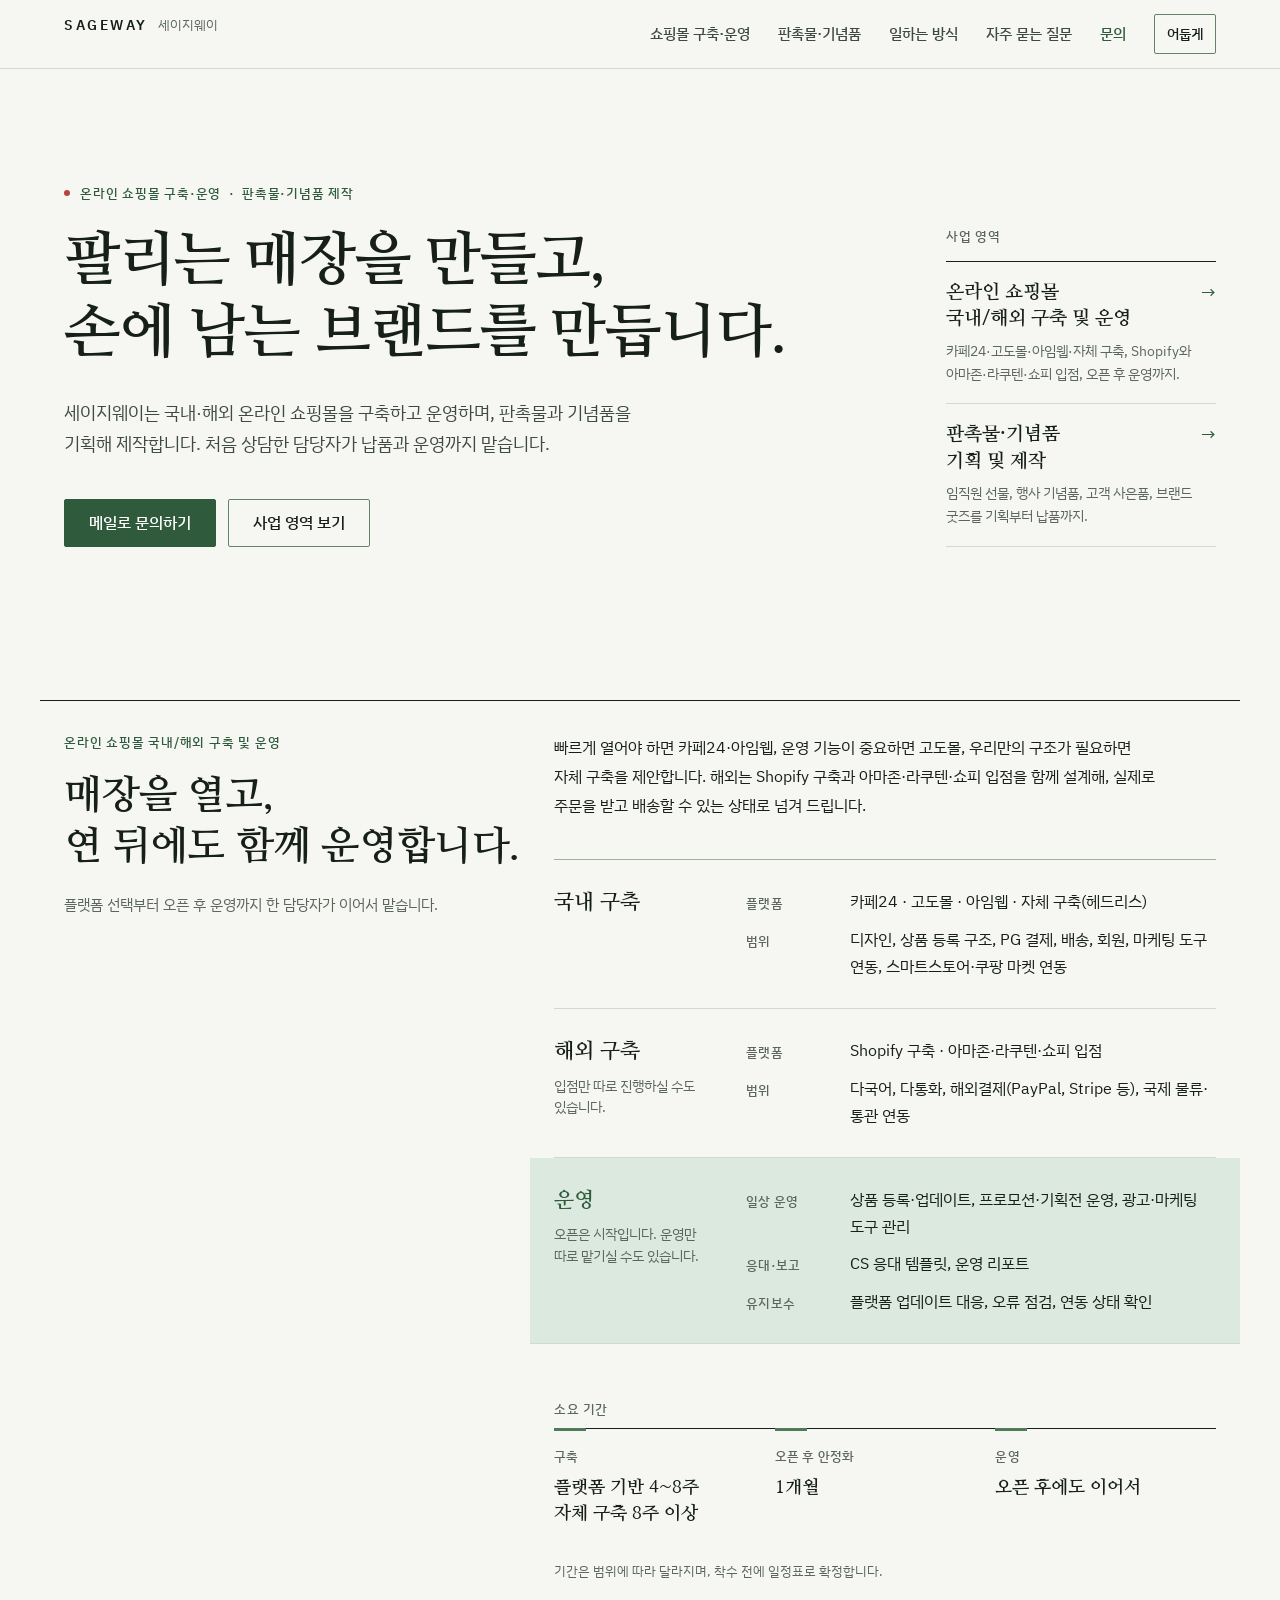
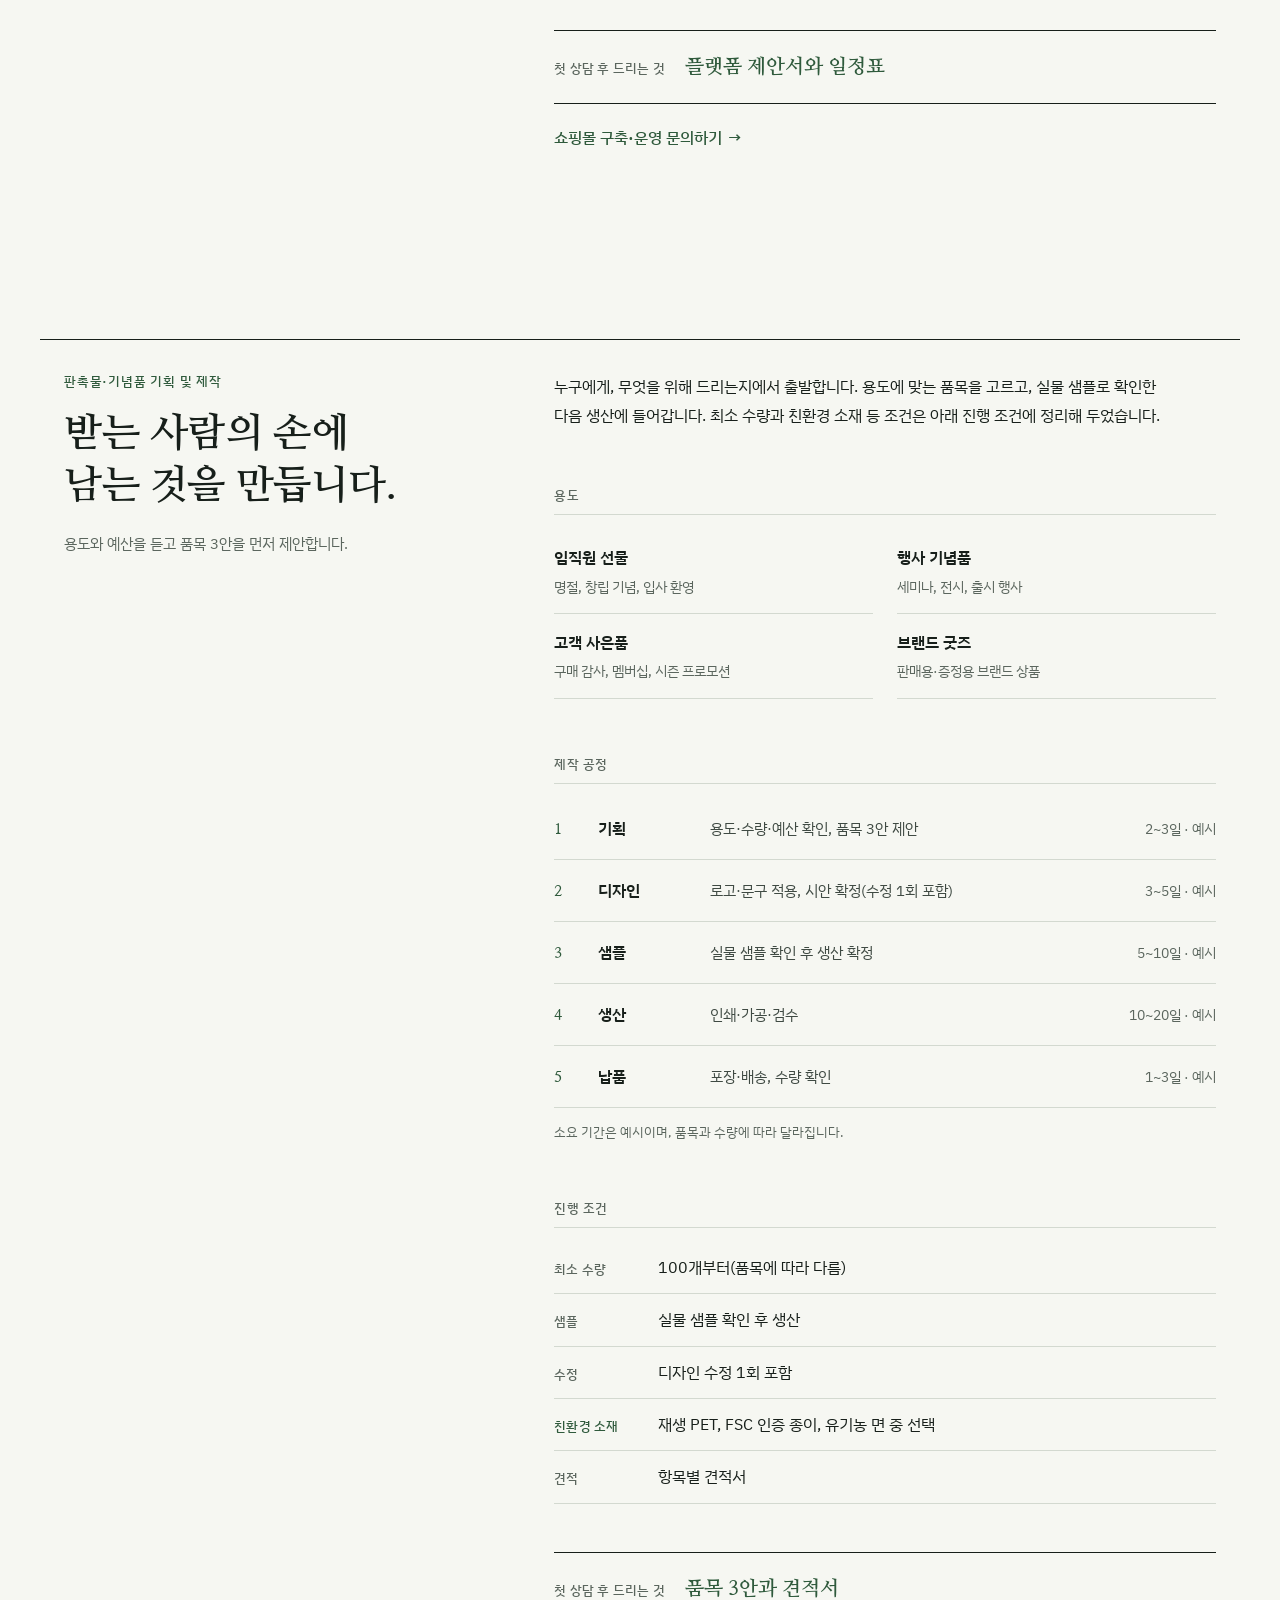
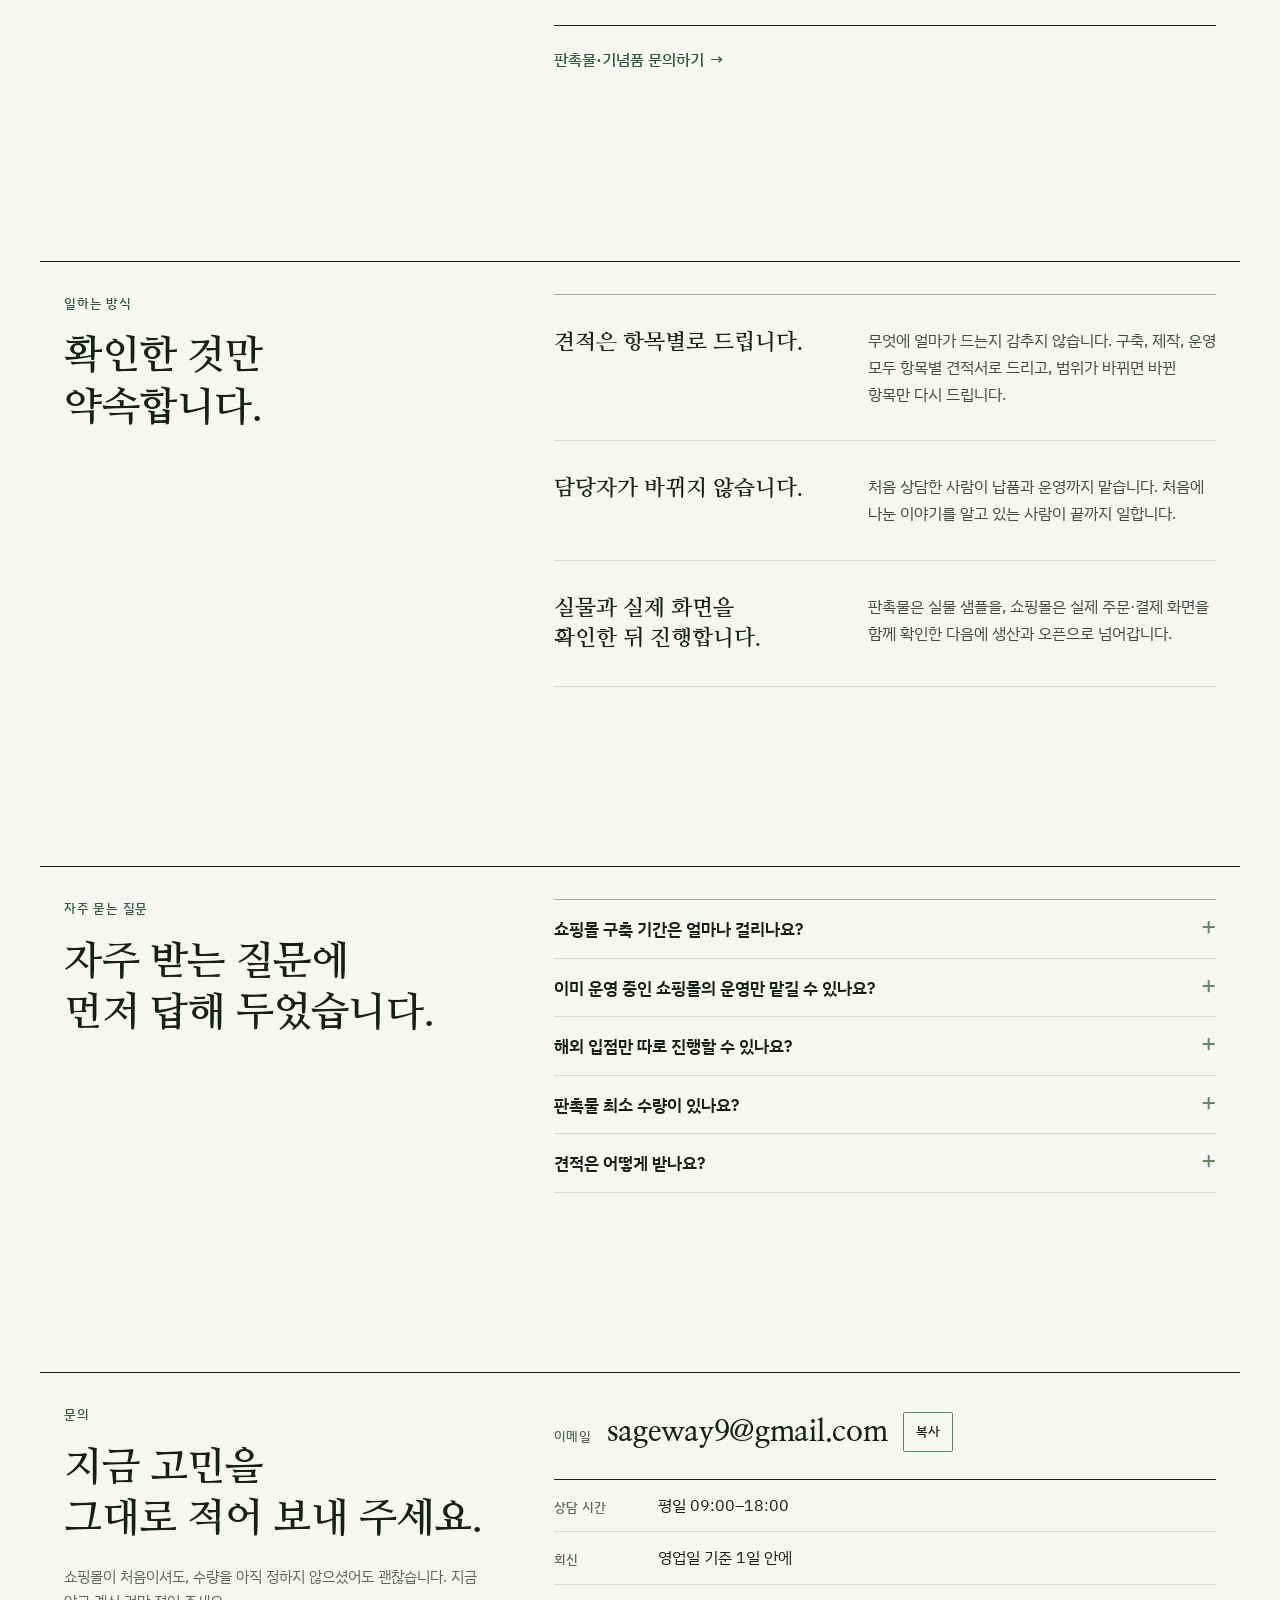
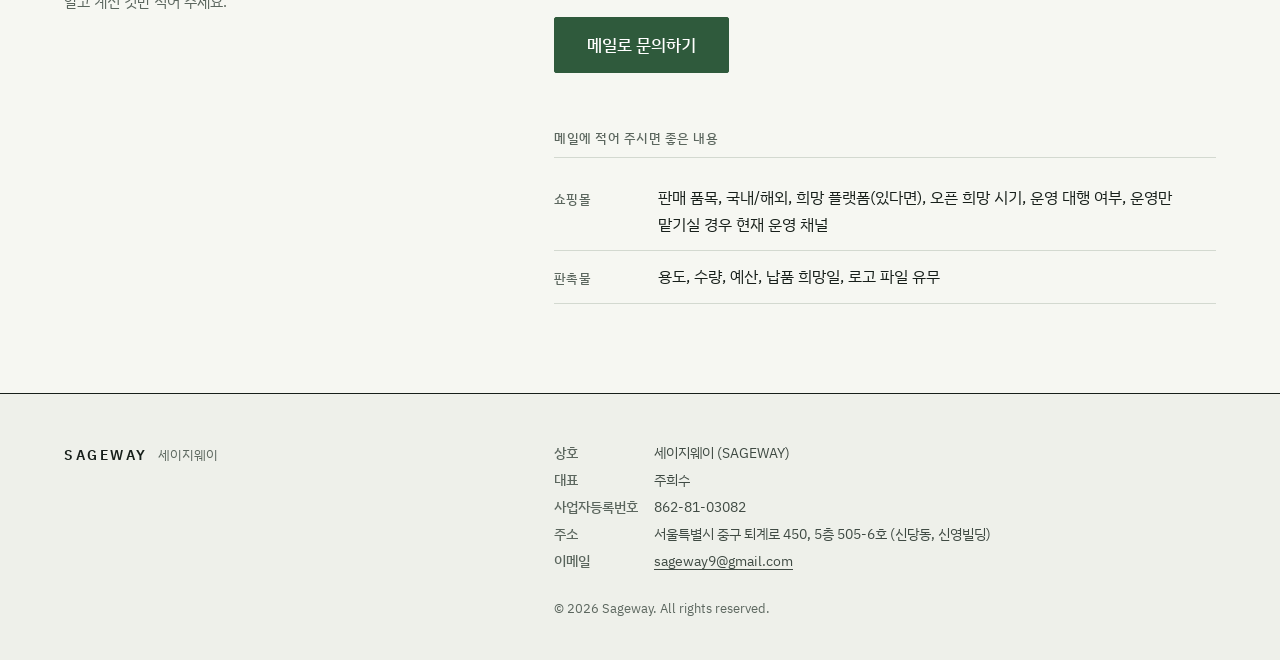
<file: backup/sageway-v2/index.html>
<!DOCTYPE html>
<html lang="ko">
<head>
<meta charset="utf-8">
<meta name="viewport" content="width=device-width, initial-scale=1">
<title>세이지웨이 SAGEWAY | 온라인 쇼핑몰 구축·운영, 판촉물·기념품 제작</title>
<meta name="description" content="세이지웨이는 국내·해외 온라인 쇼핑몰을 구축하고 운영하며, 판촉물과 기념품을 기획해 제작합니다. 처음 상담한 담당자가 납품과 운영까지 맡습니다.">
<meta property="og:title" content="세이지웨이 SAGEWAY | 온라인 쇼핑몰 구축·운영, 판촉물·기념품 제작">
<meta property="og:description" content="국내·해외 온라인 쇼핑몰 구축과 운영, 판촉물·기념품 기획 및 제작. 견적은 항목별로, 담당자는 처음부터 끝까지.">
<meta property="og:type" content="website">
<meta property="og:locale" content="ko_KR">
<meta property="og:site_name" content="세이지웨이 SAGEWAY">
<meta name="theme-color" content="#F6F7F2" media="(prefers-color-scheme: light)">
<meta name="theme-color" content="#121815" media="(prefers-color-scheme: dark)">
<link rel="icon" href="data:image/svg+xml,%3Csvg xmlns='http://www.w3.org/2000/svg' viewBox='0 0 32 32'%3E%3Ccircle cx='16' cy='16' r='7' fill='%234F7A5B'/%3E%3C/svg%3E">
<link rel="preconnect" href="https://fonts.googleapis.com">
<link rel="preconnect" href="https://fonts.gstatic.com" crossorigin>
<link href="https://fonts.googleapis.com/css2?family=Nanum+Myeongjo:wght@700&family=IBM+Plex+Sans+KR:wght@400;500;600&display=swap" rel="stylesheet">
<link rel="stylesheet" href="style.css">
<script>
/* JS 사용 표시(JS 전용 컨트롤 노출 기준)와 저장된 테마를 렌더 전에 적용해 깜빡임을 막습니다. */
(function () { document.documentElement.classList.add('js'); try { var t = localStorage.getItem('sw-theme'); if (t === 'light' || t === 'dark') { document.documentElement.setAttribute('data-theme', t); var c = t === 'dark' ? '#121815' : '#F6F7F2'; var ms = document.querySelectorAll('meta[name="theme-color"]'); for (var i = 0; i < ms.length; i++) ms[i].setAttribute('content', c); } } catch (e) {} })();
</script>
</head>
<body>
<a class="skip-link" href="#main">본문으로 건너뛰기</a>

<!-- ===================== 헤더 ===================== -->
<header class="site-header" id="top">
  <div class="container site-header__inner">
    <a class="wordmark" href="#top">
      <span class="wordmark__latin">SAGEWAY</span>
      <span class="wordmark__ko">세이지웨이</span>
      <span class="sr-only"> 처음으로</span>
    </a>

    <!-- 좁은 화면(JS 있음): 헤더에는 워드마크와 메뉴 버튼만 두고, 테마 버튼은 펼친 메뉴 안에 둡니다. -->
    <button type="button" class="menu-btn" data-menu-toggle aria-expanded="false" aria-controls="site-nav" hidden>메뉴</button>

    <nav class="site-nav" id="site-nav" aria-label="주요 메뉴">
      <ul class="site-nav__list">
        <li><a href="#store">쇼핑몰 구축·운영</a></li>
        <li><a href="#goods">판촉물·기념품</a></li>
        <li><a href="#how">일하는 방식</a></li>
        <li><a href="#faq">자주 묻는 질문</a></li>
        <li><a href="#contact" class="site-nav__cta">문의</a></li>
      </ul>
      <div class="site-nav__tools">
        <!-- 라벨이 다음 동작을 말합니다: 밝은 화면에서 '어둡게', 어두운 화면에서 '밝게' (JS가 바꿉니다). -->
        <button type="button" class="theme-btn" data-theme-toggle hidden>어둡게</button>
      </div>
    </nav>
  </div>
</header>

<main id="main">

<!-- ===================== 히어로 ===================== -->
<section class="hero" id="hero" aria-labelledby="hero-title">
  <div class="container hero__grid">
    <div class="hero__copy">
      <p class="kicker kicker--seal">온라인 쇼핑몰 구축·운영 &nbsp;·&nbsp; 판촉물·기념품 제작</p>
      <h1 class="h1" id="hero-title">팔리는 매장을 만들고, <br>손에 남는 브랜드를 만듭니다.</h1>
      <p class="lead">세이지웨이는 국내·해외 온라인 쇼핑몰을 구축하고 운영하며, 판촉물과 기념품을 기획해 제작합니다. 처음 상담한 담당자가 납품과 운영까지 맡습니다.</p>
      <div class="hero__cta">
        <a class="btn btn--primary" href="mailto:sageway9@gmail.com?subject=%5B%EC%84%B8%EC%9D%B4%EC%A7%80%EC%9B%A8%EC%9D%B4%5D%20%ED%99%88%ED%8E%98%EC%9D%B4%EC%A7%80%20%EB%AC%B8%EC%9D%98">메일로 문의하기</a>
        <a class="btn btn--ghost" href="#store">사업 영역 보기</a>
      </div>
    </div>

    <!-- 사업 영역 색인 (번호 없음) -->
    <nav class="index" aria-label="사업 영역">
      <p class="index__title">사업 영역</p>
      <a class="index__row" href="#store">
        <span class="index__name">온라인 쇼핑몰 국내/&#8288;해외 구축 및 운영</span>
        <span class="index__desc">카페24·고도몰·아임웹·자체 구축, Shopify와 아마존·라쿠텐·쇼피 입점, 오픈 후 운영까지.</span>
        <span class="index__arrow" aria-hidden="true">→</span>
      </a>
      <a class="index__row" href="#goods">
        <span class="index__name">판촉물·기념품 <br>기획 및 제작</span>
        <span class="index__desc">임직원 선물, 행사 기념품, 고객 사은품, 브랜드 굿즈를 기획부터 납품까지.</span>
        <span class="index__arrow" aria-hidden="true">→</span>
      </a>
    </nav>
  </div>
</section>

<!-- ===================== 쇼핑몰 구축·운영 ===================== -->
<section class="section" id="store" aria-labelledby="store-title">
  <div class="container spread">
    <header class="spread__head">
      <p class="kicker">온라인 쇼핑몰 국내/해외 구축 및 운영</p>
      <h2 class="h2" id="store-title">매장을 열고, <br>연 뒤에도 함께 운영합니다.</h2>
      <p class="spread__note">플랫폼 선택부터 오픈 후 운영까지 한 담당자가 이어서 맡습니다.</p>
    </header>

    <div class="spread__body">
      <p class="body">빠르게 열어야 하면 카페24·아임웹, 운영 기능이 중요하면 고도몰, 우리만의 구조가 필요하면 자체 구축을 제안합니다. 해외는 Shopify 구축과 아마존·라쿠텐·쇼피 입점을 함께 설계해, 실제로 주문을 받고 배송할 수 있는 상태로 넘겨 드립니다.</p>

      <div class="rows">
        <div class="row">
          <div>
            <h3 class="h3">국내 구축</h3>
          </div>
          <dl class="kv">
            <div class="kv__item"><dt>플랫폼</dt><dd>카페24 · 고도몰 · 아임웹 · 자체 구축(헤드리스)</dd></div>
            <div class="kv__item"><dt>범위</dt><dd>디자인, 상품 등록 구조, PG 결제, 배송, 회원, 마케팅 도구 연동, 스마트스토어·쿠팡 마켓 연동</dd></div>
          </dl>
        </div>

        <div class="row">
          <div>
            <h3 class="h3">해외 구축</h3>
            <p class="row__sub">입점만 따로 진행하실 수도 있습니다.</p>
          </div>
          <dl class="kv">
            <div class="kv__item"><dt>플랫폼</dt><dd>Shopify 구축 · 아마존·라쿠텐·쇼피 입점</dd></div>
            <div class="kv__item"><dt>범위</dt><dd>다국어, 다통화, 해외결제(PayPal, Stripe 등), 국제 물류·통관 연동</dd></div>
          </dl>
        </div>

        <div class="row row--accent">
          <div>
            <h3 class="h3">운영</h3>
            <p class="row__sub">오픈은 시작입니다. 운영만 따로 맡기실 수도 있습니다.</p>
          </div>
          <dl class="kv">
            <div class="kv__item"><dt>일상 운영</dt><dd>상품 등록·업데이트, 프로모션·기획전 운영, 광고·마케팅 도구 관리</dd></div>
            <div class="kv__item"><dt>응대·보고</dt><dd>CS 응대 템플릿, 운영 리포트</dd></div>
            <div class="kv__item"><dt>유지보수</dt><dd>플랫폼 업데이트 대응, 오류 점검, 연동 상태 확인</dd></div>
          </dl>
        </div>
      </div>

      <!-- 소요 기간 -->
      <h3 class="h4 block-title">소요 기간</h3>
      <ol class="timeline">
        <li class="timeline__item">
          <span class="timeline__k">구축</span>
          <span class="timeline__v">플랫폼 기반 4~8주 <br>자체 구축 8주 이상</span>
        </li>
        <li class="timeline__item">
          <span class="timeline__k">오픈 후 안정화</span>
          <span class="timeline__v">1개월</span>
        </li>
        <li class="timeline__item">
          <span class="timeline__k">운영</span>
          <span class="timeline__v">오픈 후에도 이어서</span>
        </li>
      </ol>
      <p class="caption">기간은 범위에 따라 달라지며, 착수 전에 일정표로 확정합니다.</p>

      <p class="first">
        <span class="first__label">첫 상담 후 드리는 것</span>
        <span class="first__value">플랫폼 제안서와 일정표</span>
      </p>
      <a class="service-link" href="#contact">쇼핑몰 구축·운영 문의하기 <span aria-hidden="true">→</span></a>
    </div>
  </div>
</section>

<!-- ===================== 판촉물·기념품 ===================== -->
<section class="section" id="goods" aria-labelledby="goods-title">
  <div class="container spread">
    <header class="spread__head">
      <p class="kicker">판촉물·기념품 기획 및 제작</p>
      <h2 class="h2" id="goods-title">받는 사람의 손에 <br>남는 것을 만듭니다.</h2>
      <p class="spread__note">용도와 예산을 듣고 품목 3안을 먼저 제안합니다.</p>
    </header>

    <div class="spread__body">
      <p class="body">누구에게, 무엇을 위해 드리는지에서 출발합니다. 용도에 맞는 품목을 고르고, 실물 샘플로 확인한 다음 생산에 들어갑니다. 최소 수량과 친환경 소재 등 조건은 아래 진행 조건에 정리해 두었습니다.</p>

      <h3 class="h4 block-title">용도</h3>
      <ul class="uses">
        <li class="uses__item"><strong>임직원 선물</strong><span>명절, 창립 기념, 입사 환영</span></li>
        <li class="uses__item"><strong>행사 기념품</strong><span>세미나, 전시, 출시 행사</span></li>
        <li class="uses__item"><strong>고객 사은품</strong><span>구매 감사, 멤버십, 시즌 프로모션</span></li>
        <li class="uses__item"><strong>브랜드 굿즈</strong><span>판매용·증정용 브랜드 상품</span></li>
      </ul>

      <h3 class="h4 block-title">제작 공정</h3>
      <ol>
        <li class="step">
          <span class="step__num" aria-hidden="true">1</span>
          <span class="step__name">기획</span>
          <span class="step__desc">용도·수량·예산 확인, 품목 3안 제안</span>
          <span class="step__time">2~3일 · 예시</span>
        </li>
        <li class="step">
          <span class="step__num" aria-hidden="true">2</span>
          <span class="step__name">디자인</span>
          <span class="step__desc">로고·문구 적용, 시안 확정(수정 1회 포함)</span>
          <span class="step__time">3~5일 · 예시</span>
        </li>
        <li class="step">
          <span class="step__num" aria-hidden="true">3</span>
          <span class="step__name">샘플</span>
          <span class="step__desc">실물 샘플 확인 후 생산 확정</span>
          <span class="step__time">5~10일 · 예시</span>
        </li>
        <li class="step">
          <span class="step__num" aria-hidden="true">4</span>
          <span class="step__name">생산</span>
          <span class="step__desc">인쇄·가공·검수</span>
          <span class="step__time">10~20일 · 예시</span>
        </li>
        <li class="step">
          <span class="step__num" aria-hidden="true">5</span>
          <span class="step__name">납품</span>
          <span class="step__desc">포장·배송, 수량 확인</span>
          <span class="step__time">1~3일 · 예시</span>
        </li>
      </ol>
      <p class="caption">소요 기간은 예시이며, 품목과 수량에 따라 달라집니다.</p>

      <h3 class="h4 block-title">진행 조건</h3>
      <dl class="kv kv--plain">
        <div class="kv__item"><dt>최소 수량</dt><dd>100개부터(품목에 따라 다름)</dd></div>
        <div class="kv__item"><dt>샘플</dt><dd>실물 샘플 확인 후 생산</dd></div>
        <div class="kv__item"><dt>수정</dt><dd>디자인 수정 1회 포함</dd></div>
        <div class="kv__item kv__item--eco"><dt>친환경 소재</dt><dd>재생 PET, FSC 인증 종이, 유기농 면 중 선택</dd></div>
        <div class="kv__item"><dt>견적</dt><dd>항목별 견적서</dd></div>
      </dl>

      <p class="first">
        <span class="first__label">첫 상담 후 드리는 것</span>
        <span class="first__value">품목 3안과 견적서</span>
      </p>
      <a class="service-link" href="#contact">판촉물·기념품 문의하기 <span aria-hidden="true">→</span></a>
    </div>
  </div>
</section>

<!-- ===================== 일하는 방식 ===================== -->
<section class="section" id="how" aria-labelledby="how-title">
  <div class="container spread">
    <header class="spread__head">
      <p class="kicker">일하는 방식</p>
      <h2 class="h2" id="how-title">확인한 것만 <br>약속합니다.</h2>
    </header>

    <div class="spread__body">
      <ul class="principles">
        <li class="principle">
          <p class="principle__title">견적은 항목별로 드립니다.</p>
          <p class="principle__desc">무엇에 얼마가 드는지 감추지 않습니다. 구축, 제작, 운영 모두 항목별 견적서로 드리고, 범위가 바뀌면 바뀐 항목만 다시 드립니다.</p>
        </li>
        <li class="principle">
          <p class="principle__title">담당자가 바뀌지 않습니다.</p>
          <p class="principle__desc">처음 상담한 사람이 납품과 운영까지 맡습니다. 처음에 나눈 이야기를 알고 있는 사람이 끝까지 일합니다.</p>
        </li>
        <li class="principle">
          <p class="principle__title">실물과 실제 화면을 확인한 뒤 진행합니다.</p>
          <p class="principle__desc">판촉물은 실물 샘플을, 쇼핑몰은 실제 주문·결제 화면을 함께 확인한 다음에 생산과 오픈으로 넘어갑니다.</p>
        </li>
      </ul>
    </div>
  </div>
</section>

<!-- ===================== 자주 묻는 질문 ===================== -->
<section class="section" id="faq" aria-labelledby="faq-title">
  <div class="container spread">
    <header class="spread__head">
      <p class="kicker">자주 묻는 질문</p>
      <h2 class="h2" id="faq-title">자주 받는 질문에 <br>먼저 답해 두었습니다.</h2>
    </header>

    <div class="spread__body">
      <div class="faq">
        <details class="faq__item">
          <summary class="faq__q">쇼핑몰 구축 기간은 얼마나 걸리나요?</summary>
          <p class="faq__a">플랫폼 기반 구축은 4~8주, 자체 구축은 범위에 따라 8주 이상입니다. 착수 전에 일정표를 드리고, 오픈 후 1개월은 안정화 기간으로 함께 운영합니다.</p>
        </details>
        <details class="faq__item">
          <summary class="faq__q">이미 운영 중인 쇼핑몰의 운영만 맡길 수 있나요?</summary>
          <p class="faq__a">네. 오픈 후 운영만 따로 맡길 수도 있습니다. 상품 등록·업데이트, 프로모션·기획전, 광고·마케팅 도구 관리, CS 응대 템플릿, 운영 리포트, 유지보수 중 필요한 범위를 확인한 뒤 항목별 견적서를 드립니다.</p>
        </details>
        <details class="faq__item">
          <summary class="faq__q">해외 입점만 따로 진행할 수 있나요?</summary>
          <p class="faq__a">네. 아마존·라쿠텐·쇼피 입점만 진행하거나 Shopify 구축과 함께 진행할 수 있습니다. 다국어, 다통화, 해외결제, 물류·통관 연동 중 필요한 범위를 먼저 확인합니다.</p>
        </details>
        <details class="faq__item">
          <summary class="faq__q">판촉물 최소 수량이 있나요?</summary>
          <p class="faq__a">품목에 따라 다르며 보통 100개부터 가능합니다. 소량은 단가가 높아지므로 대안 품목을 함께 제안합니다.</p>
        </details>
        <details class="faq__item">
          <summary class="faq__q">견적은 어떻게 받나요?</summary>
          <p class="faq__a">sageway9@gmail.com으로 내용을 보내 주시면 영업일 기준 1일 안에 담당자가 회신드리고, 범위를 확인한 뒤 항목별 견적서를 보내 드립니다.</p>
        </details>
      </div>
    </div>
  </div>
</section>

<!-- ===================== 문의 ===================== -->
<section class="section" id="contact" aria-labelledby="contact-title">
  <div class="container spread">
    <header class="spread__head">
      <p class="kicker">문의</p>
      <h2 class="h2" id="contact-title">지금 고민을 <br>그대로 적어 보내 주세요.</h2>
      <p class="spread__note">쇼핑몰이 처음이셔도, 수량을 아직 정하지 않으셨어도 괜찮습니다. 지금 알고 계신 것만 적어 주세요.</p>
    </header>

    <div class="spread__body">
      <p class="contact__email">
        <span class="contact__label">이메일</span>
        <span class="contact__address" id="email-text">sageway9@gmail.com</span>
        <button type="button" class="copy-btn" data-copy="#email-text" hidden>복사</button>
      </p>
      <span class="sr-only" id="copy-live" aria-live="polite"></span>

      <dl class="kv kv--plain contact__meta">
        <div class="kv__item"><dt>상담 시간</dt><dd>평일 09:00–18:00</dd></div>
        <div class="kv__item"><dt>회신</dt><dd>영업일 기준 1일 안에</dd></div>
      </dl>

      <a class="btn btn--primary btn--lg" href="mailto:sageway9@gmail.com?subject=%5B%EC%84%B8%EC%9D%B4%EC%A7%80%EC%9B%A8%EC%9D%B4%5D%20%ED%99%88%ED%8E%98%EC%9D%B4%EC%A7%80%20%EB%AC%B8%EC%9D%98">메일로 문의하기</a>

      <h3 class="h4 block-title">메일에 적어 주시면 좋은 내용</h3>
      <dl class="kv kv--plain">
        <div class="kv__item"><dt>쇼핑몰</dt><dd>판매 품목, 국내/해외, 희망 플랫폼(있다면), 오픈 희망 시기, 운영 대행 여부, 운영만 맡기실 경우 현재 운영 채널</dd></div>
        <div class="kv__item"><dt>판촉물</dt><dd>용도, 수량, 예산, 납품 희망일, 로고 파일 유무</dd></div>
      </dl>
    </div>
  </div>
</section>

</main>

<!-- ===================== 푸터 ===================== -->
<footer class="site-footer">
  <div class="container site-footer__inner">
    <a class="wordmark" href="#top">
      <span class="wordmark__latin">SAGEWAY</span>
      <span class="wordmark__ko">세이지웨이</span>
      <span class="sr-only"> 처음으로</span>
    </a>
    <dl class="site-footer__info">
      <div><dt>상호</dt><dd>세이지웨이 (SAGEWAY)</dd></div>
      <div><dt>대표</dt><dd>주희수</dd></div>
      <div><dt>사업자등록번호</dt><dd>862-81-03082</dd></div>
      <div><dt>주소</dt><dd>서울특별시 중구 퇴계로 450, 5층 505-6호 (신당동, 신영빌딩)</dd></div>
      <div><dt>이메일</dt><dd><a href="mailto:sageway9@gmail.com">sageway9@gmail.com</a></dd></div>
    </dl>
    <p class="site-footer__copy">© 2026 Sageway. All rights reserved.</p>
  </div>
</footer>

<script src="main.js"></script>
</body>
</html>
</file>
<file: sageway/style.css>
/* Sageway landing — implemented from "Sageway Landing v3" (Modernist design system).
   Fonts (Archivo, Noto Sans KR) are loaded from index.html <head> so they start
   downloading in parallel with this stylesheet. */

/* ── Tokens (Modernist) ─────────────────────────────────────────────── */
:root {
  --color-bg: #f3f2f2;
  --color-surface: #eae9e9;
  --color-text: #201e1d;
  --color-accent: #ec3013;
  --color-accent-600: #dd2b0f;
  --color-accent-700: #ae1800;
  --color-accent-900: #4d170e;
  --color-divider: color-mix(in srgb, #201e1d 40%, transparent);
  --text-78: color-mix(in srgb, var(--color-text) 78%, transparent);
  --text-70: color-mix(in srgb, var(--color-text) 70%, transparent);

  --font: "Archivo", "Noto Sans KR", system-ui, sans-serif;
  --font-latin: "Archivo", system-ui, sans-serif;

  --gutter: clamp(20px, 5vw, 72px);
  --container: 1280px;
}

/* ── Base ───────────────────────────────────────────────────────────── */
*, *::before, *::after { box-sizing: border-box; }
html { scroll-behavior: smooth; }
body {
  margin: 0;
  background: var(--color-bg);
  color: var(--color-text);
  font-family: var(--font);
  font-size: 17px;
  line-height: 28px;
  font-weight: 400;
  text-wrap: pretty;
  word-break: keep-all;
  overflow-wrap: anywhere;
}
h1, h2, h3 { font-family: var(--font); font-weight: 800; margin: 0; }
p { margin: 0; }
a { color: var(--color-accent-700); text-underline-offset: 3px; }
a:hover { color: var(--color-accent-900); }
img { display: block; max-width: 100%; }
figure { margin: 0; }
:focus { outline: none; }
:focus-visible { outline: 2px solid var(--color-accent); outline-offset: 2px; }
::selection { background: color-mix(in srgb, var(--color-accent) 30%, transparent); }

.container { max-width: var(--container); margin: 0 auto; padding: 0 var(--gutter); }

/* ── Shared type styles ─────────────────────────────────────────────── */
.eyebrow {
  display: block;
  font-size: 13px; line-height: 14px; letter-spacing: .08em; text-transform: uppercase;
  color: var(--color-accent-700);
}
.eyebrow--muted { color: var(--text-70); }
.display {
  font-size: clamp(32px, 4.4vw, 56px); line-height: 1.08; letter-spacing: -.025em;
}
.display span { display: block; }
.num-mark {
  display: flex; align-items: center; gap: 12px;
  font-family: var(--font-latin); font-weight: 800; font-size: 15px; line-height: 20px;
  font-feature-settings: 'tnum' 1;
}
.dot { display: block; width: 10px; height: 10px; background: var(--color-accent); flex: none; }
.rule-top { border-top: 2px solid var(--color-divider); }

/* ── Buttons ────────────────────────────────────────────────────────── */
.btn {
  display: inline-flex; align-items: center; justify-content: center; gap: 6px;
  cursor: pointer; text-decoration: none; white-space: nowrap;
  font-family: var(--font); font-weight: 800; font-size: 14px; line-height: 1.2;
  color: var(--color-text);
  background: transparent; border: 1px solid transparent;
  padding: 8px 14.4px; border-radius: 0;
}
.btn-primary { background: var(--color-accent); color: var(--color-bg); }
.btn-primary:hover { background: var(--color-accent-600); color: var(--color-bg); }
.btn-primary:active { background: var(--color-accent-700); }
.btn-secondary { border-color: var(--color-divider); }
.btn-secondary:hover { background: color-mix(in srgb, var(--color-text) 7%, transparent); color: var(--color-text); }
.btn-secondary:active { background: color-mix(in srgb, var(--color-text) 14%, transparent); }
.btn-ghost { color: var(--color-accent); padding-inline: 4px; }
.btn-ghost:hover { background: color-mix(in srgb, var(--color-accent) 10%, transparent); color: var(--color-accent); }
.btn-ghost:active { background: color-mix(in srgb, var(--color-accent) 18%, transparent); }
.btn-lg { min-height: 48px; padding: 12px 20px; font-size: 15px; }

/* ── Nav ────────────────────────────────────────────────────────────── */
.nav {
  display: flex; align-items: center; flex-wrap: wrap;
  gap: clamp(12px, 2vw, 24px);
  padding: 16px var(--gutter);
  border-bottom: 2px solid var(--color-divider);
}
.nav a { color: inherit; text-decoration: none; font-size: 14px; }
.nav a:hover { color: var(--color-accent); }
.nav-brand {
  margin-right: auto;
  font-family: var(--font); font-weight: 800; font-size: 20px; letter-spacing: -.01em;
  color: var(--color-text);
}
.nav .btn-primary { min-height: 40px; padding-inline: 16px; font-size: 14px; }
.nav .btn-primary:hover { color: var(--color-bg); }

/* Mobile menu — a <details> so it needs no JavaScript. Hidden on wide
   screens where the links sit inline; below 760px the inline links hide and
   the "메뉴" toggle drops a list under the bar. */
.nav-menu { display: none; }
.nav-menu > summary {
  list-style: none; cursor: pointer;
  display: inline-flex; align-items: center; gap: 8px;
  min-height: 40px; padding: 0 4px;
  font-family: var(--font); font-weight: 800; font-size: 14px;
}
.nav-menu > summary::-webkit-details-marker { display: none; }
.nav-menu > summary .bars { display: block; width: 18px; height: 2px; background: currentColor; box-shadow: 0 -6px 0 currentColor, 0 6px 0 currentColor; }
.nav-menu[open] > summary .bars { box-shadow: none; transform: rotate(45deg); }
.nav-menu[open] > summary .bars::after { content: ""; display: block; width: 18px; height: 2px; background: currentColor; transform: rotate(90deg); }
.nav-menu-list {
  position: absolute; left: 0; right: 0; top: 100%; z-index: 20;
  margin: 0; padding: 4px var(--gutter) 12px; list-style: none;
  background: var(--color-bg);
  border-bottom: 2px solid var(--color-divider);
}
.nav-menu-list a {
  display: block; padding: 12px 0; min-height: 44px;
  font-size: 17px; font-weight: 800;
  border-top: 2px solid var(--color-divider);
}
.nav-menu-list li:first-child a { border-top: 0; }
@media (max-width: 760px) {
  .nav { position: relative; flex-wrap: nowrap; gap: 12px; }
  .nav > a:not(.nav-brand):not(.btn) { display: none; }
  .nav-menu { display: block; }
}

/* ── Hero ───────────────────────────────────────────────────────────── */
.hero { padding: clamp(64px, 9vw, 128px) 0 clamp(48px, 6vw, 80px); }
.hero h1 {
  font-size: clamp(38px, 6.4vw, 76px); line-height: 1.08; letter-spacing: -.025em;
}
.hero h1 span { display: block; }
.hero-row {
  display: grid;
  grid-template-columns: repeat(auto-fit, minmax(min(100%, 420px), 1fr));
  gap: 28px clamp(24px, 5vw, 96px);
  align-items: end;
  margin-top: clamp(32px, 4vw, 52px);
}
.hero-row p { font-size: clamp(17px, 1.5vw, 20px); line-height: 1.6; max-width: 40ch; }
.btn-row { display: flex; gap: 12px; flex-wrap: wrap; }

.hero-photo {
  width: 100%; aspect-ratio: 16 / 7; max-height: 720px;
  background: var(--color-surface);
}
.hero-photo img, .field-photo img, .process-photo img {
  width: 100%; height: 100%; object-fit: cover;
}

/* ── Fields ─────────────────────────────────────────────────────────── */
.fields { padding: clamp(56px, 7vw, 96px) 0 clamp(48px, 6vw, 80px); }
.fields > .eyebrow {
  padding-bottom: 14px; border-bottom: 2px solid var(--color-divider);
  margin-bottom: clamp(28px, 4vw, 48px);
}
.fields-grid {
  display: grid;
  grid-template-columns: repeat(auto-fit, minmax(min(100%, 440px), 1fr));
  gap: clamp(36px, 5vw, 64px) clamp(24px, 4vw, 56px);
}
.field { display: block; text-decoration: none; color: var(--color-text); }
.field:hover { color: var(--color-text); }
.field-photo { margin: 0 0 24px; aspect-ratio: 4 / 3; background: var(--color-surface); }
.field-body { border-top: 2px solid var(--color-divider); padding-top: 20px; display: grid; gap: 14px; }
.field h2 { font-size: clamp(26px, 2.8vw, 36px); line-height: 1.12; letter-spacing: -.02em; }
.field p { font-size: 16px; line-height: 1.6; max-width: 44ch; color: var(--text-78); }
.field-more { font-family: var(--font-latin); font-weight: 800; font-size: 15px; color: var(--color-accent-700); }

/* ── Service sections (Store / Goods) ───────────────────────────────── */
.service { padding: clamp(48px, 6vw, 80px) 0; border-top: 2px solid var(--color-divider); }
.section-head {
  display: grid;
  grid-template-columns: repeat(auto-fit, minmax(min(100%, 400px), 1fr));
  gap: 28px clamp(24px, 5vw, 96px);
  align-items: end;
}
.section-head .eyebrow { margin-bottom: 24px; }
.section-head > p { font-size: clamp(16px, 1.4vw, 19px); line-height: 1.6; max-width: 40ch; }

.cols-3 {
  display: grid;
  grid-template-columns: repeat(auto-fit, minmax(min(100%, 260px), 1fr));
  gap: 28px clamp(24px, 4vw, 48px);
  margin-top: clamp(36px, 5vw, 64px);
}
.col { border-top: 2px solid var(--color-divider); padding-top: 18px; display: grid; gap: 10px; align-content: start; }
.col h3 { font-size: 22px; line-height: 1.2; letter-spacing: -.015em; }
.col p { font-size: 16px; line-height: 1.55; }
.col p.sub { font-size: 15px; color: var(--text-70); }

.timeline {
  display: grid;
  grid-template-columns: repeat(auto-fit, minmax(min(100%, 220px), 1fr));
  gap: 24px clamp(24px, 4vw, 48px);
  margin-top: clamp(36px, 5vw, 64px);
  padding-top: 18px; border-top: 2px solid var(--color-divider);
}
.timeline .eyebrow { grid-column: 1 / -1; }
.timeline-item { display: grid; gap: 6px; }
.timeline-item .num {
  font-family: var(--font); font-weight: 800;
  font-size: clamp(30px, 3vw, 40px); line-height: 1; letter-spacing: -.02em;
  color: var(--color-accent);
}
.timeline-item .label { font-size: 15px; line-height: 1.5; }

.section-foot {
  display: flex; justify-content: space-between; align-items: center;
  gap: 16px 32px; flex-wrap: wrap;
  margin-top: clamp(28px, 4vw, 40px);
}
.section-foot p { display: flex; align-items: center; gap: 12px; font-size: 15px; line-height: 1.5; }
.section-foot .btn-ghost { min-height: 44px; font-size: 15px; }

.uses {
  display: grid;
  grid-template-columns: repeat(auto-fit, minmax(min(100%, 200px), 1fr));
  gap: 24px clamp(24px, 4vw, 48px);
  margin-top: clamp(36px, 5vw, 64px);
}
.use { border-top: 2px solid var(--color-divider); padding-top: 18px; display: grid; gap: 8px; align-content: start; }
.use h3 { font-size: 20px; line-height: 1.2; letter-spacing: -.015em; }
.use p { font-size: 15px; line-height: 1.55; color: var(--text-70); }

.steps-wrap { margin-top: clamp(36px, 5vw, 64px); padding-top: 18px; border-top: 2px solid var(--color-divider); }
.steps-wrap .eyebrow { margin-bottom: 24px; }
.steps {
  display: grid;
  grid-template-columns: repeat(auto-fit, minmax(min(100%, 150px), 1fr));
  gap: 24px clamp(16px, 3vw, 40px);
}
.step { display: grid; gap: 10px; align-content: start; }
.step .num {
  display: flex; align-items: center; gap: 10px;
  font-family: var(--font-latin); font-weight: 800;
  font-size: clamp(30px, 3vw, 40px); line-height: 1; letter-spacing: -.02em;
  font-feature-settings: 'tnum' 1;
}
.step .title { font-family: var(--font); font-weight: 800; font-size: 18px; line-height: 1.2; }
.step .days { font-size: 14px; line-height: 1.5; color: var(--text-70); }

.terms {
  display: flex; gap: 10px 28px; flex-wrap: wrap;
  margin-top: clamp(28px, 4vw, 40px);
  padding-top: 18px; border-top: 2px solid var(--color-divider);
  font-size: 15px; line-height: 1.5;
}
.terms .label { color: var(--text-70); }

/* ── How we work ────────────────────────────────────────────────────── */
.how { background: var(--color-surface); }
.how .container { padding-top: clamp(56px, 7vw, 96px); padding-bottom: clamp(56px, 7vw, 96px); }
.how h2 { font-size: clamp(36px, 5.2vw, 68px); line-height: 1.06; letter-spacing: -.025em; }
.process-photo { aspect-ratio: 4 / 1; background: var(--color-bg); }
.principles {
  display: grid;
  grid-template-columns: repeat(auto-fit, minmax(min(100%, 280px), 1fr));
  gap: 28px clamp(24px, 4vw, 48px);
  margin-top: clamp(36px, 5vw, 64px);
}
.principle { border-top: 2px solid var(--color-divider); padding-top: 18px; display: grid; gap: 10px; align-content: start; }
.principle .num { font-family: var(--font-latin); font-weight: 800; font-size: 15px; line-height: 20px; font-feature-settings: 'tnum' 1; }
.principle h3 { font-size: clamp(22px, 2vw, 26px); line-height: 1.2; letter-spacing: -.015em; }
.principle p { font-size: 16px; line-height: 1.6; max-width: 36ch; color: var(--text-78); }

/* ── FAQ ────────────────────────────────────────────────────────────── */
.faq {
  padding: clamp(56px, 7vw, 96px) 0;
  display: grid;
  grid-template-columns: repeat(auto-fit, minmax(min(100%, 360px), 1fr));
  gap: 28px clamp(24px, 5vw, 96px);
  align-items: start;
}
.faq .eyebrow { margin-bottom: 24px; }
.faq h2 { font-size: clamp(32px, 4vw, 52px); line-height: 1.08; letter-spacing: -.025em; }
.faq h2 span { display: block; }
.faq-list { border-top: 2px solid var(--color-divider); }
.faq-list details { border-bottom: 2px solid var(--color-divider); }
.faq-list summary {
  display: flex; justify-content: space-between; gap: 24px; align-items: baseline;
  padding: 20px 0; cursor: pointer; list-style: none;
  font-family: var(--font); font-weight: 800;
  font-size: clamp(17px, 1.5vw, 20px); line-height: 1.35; letter-spacing: -.01em;
}
.faq-list summary::-webkit-details-marker { display: none; }
.faq-list summary .plus { color: var(--color-accent); flex: none; }
.faq-list details[open] summary .plus { transform: rotate(45deg); }
.faq-list details p {
  padding: 0 0 22px; max-width: 58ch;
  font-size: 16px; line-height: 1.65; color: var(--text-78);
}

/* ── Contact (red block) ────────────────────────────────────────────── */
.contact { background: var(--color-accent); color: var(--color-bg); }
.contact .container { padding-top: clamp(72px, 9vw, 120px); padding-bottom: clamp(72px, 9vw, 120px); }
.contact h2 { font-size: clamp(36px, 5.6vw, 80px); line-height: 1.06; letter-spacing: -.025em; }
.contact h2 span { display: block; }
.contact .btn-row { margin-top: clamp(32px, 4vw, 48px); }
.contact .btn-ghost { color: var(--color-bg); border: 1px solid var(--color-bg); }
.contact .btn-ghost:hover { background: color-mix(in srgb, var(--color-bg) 12%, transparent); color: var(--color-bg); }

/* ── Contact details + footer ───────────────────────────────────────── */
.details { padding: clamp(40px, 5vw, 64px) 0 0; }
.details-grid {
  display: grid;
  grid-template-columns: repeat(auto-fit, minmax(min(100%, 220px), 1fr));
  gap: 24px clamp(24px, 4vw, 48px);
}
.detail { border-top: 2px solid var(--color-divider); padding-top: 16px; }
.detail .eyebrow { margin-bottom: 12px; }
.detail .value, .detail a {
  font-family: var(--font); font-weight: 800; font-size: 18px;
  text-decoration: none; color: var(--color-text);
}
.detail a { font-family: var(--font-latin); display: inline-flex; align-items: center; min-height: 28px; }
.details address { font-style: normal; display: contents; }
.brief {
  display: grid;
  grid-template-columns: repeat(auto-fit, minmax(min(100%, 360px), 1fr));
  gap: 16px clamp(24px, 4vw, 48px);
  margin-top: clamp(32px, 4vw, 48px);
  padding-top: 16px; border-top: 2px solid var(--color-divider);
}
.brief .eyebrow { grid-column: 1 / -1; }
.brief p { font-size: 15px; line-height: 1.6; }
.brief strong { font-weight: 800; }

.footer {
  padding: clamp(40px, 5vw, 64px) 0 48px;
  display: flex; justify-content: space-between; gap: 16px 32px; flex-wrap: wrap;
  font-size: 13px; line-height: 1.6; color: var(--text-70);
}
.footer .brand { font-family: var(--font-latin); font-weight: 800; color: var(--color-text); }
.footer .legal { max-width: 70ch; font-style: normal; }
</file>
<file: backup/sageway-v1/style.css>
/* ==========================================================================
   SAGEWAY — Green Ledger
   토큰 → 리셋 → 타이포 → 레이아웃 → 컴포넌트 → 섹션 → 반응형 → 다크 → 모션
   ========================================================================== */

/* ---------- 1. 토큰 (라이트) ---------- */
:root {
  color-scheme: light;

  --paper: #F6F9F5;
  --paper-2: #ECF2EB;
  --sheet: #F6F9F5;
  --bed: #ECF2EB;
  --rule: #C9DAC8;
  --rule-strong: #9CBB9B;
  --ink: #14201A;
  --ink-2: #3D4F45;
  --ink-3: #5F7066;
  --sage: #4F7A5B;
  --sage-deep: #2F5A3C;
  --sage-soft: #DCE9DE;
  --on-sage: #FFFFFF;
  --seal: #B8433A;
  --kraft: #E4D7BE;
  --kraft-ink: #6B5636;
  --stamp-blend: multiply;
  --focus: #4F7A5B;
  --frame-rule-opacity: .5;
  --swatch-steel: linear-gradient(90deg, #B9BEBB, #E6E9E7 30%, #A9AFAC 55%, #DCE0DD 80%, #B4B9B6);
  --swatch-pet: linear-gradient(135deg, #CFE6E0, #EAF5F1 45%, #BFDCD5);
  --swatch-cotton-line: rgba(20, 32, 26, .08);
  --swatch-kraft-line: rgba(107, 86, 54, .14);
  --doc-border: transparent;
  --footer-bg: var(--paper-2);

  --font-display: 'Gothic A1', 'Apple SD Gothic Neo', 'Malgun Gothic', sans-serif;
  --font-body: 'IBM Plex Sans KR', 'Apple SD Gothic Neo', 'Malgun Gothic', system-ui, sans-serif;
  --font-mono: 'IBM Plex Mono', 'IBM Plex Sans KR', 'Apple SD Gothic Neo', 'Malgun Gothic', monospace;

  --gutter: 24px;
  --section-pad: 112px;
  --row-pad: 20px;
  --container: 1240px;
}

/* ---------- 2. 리셋 ---------- */
*, *::before, *::after { box-sizing: border-box; }
html {
  scroll-behavior: smooth;
  scroll-padding-top: 80px;
  -webkit-text-size-adjust: 100%;
}
body {
  margin: 0;
  background: var(--paper);
  color: var(--ink);
  font-family: var(--font-body);
  font-size: 17px;
  line-height: 1.75;
  word-break: keep-all;
  overflow-wrap: anywhere;
  overflow-x: clip;
}
h1, h2, h3, h4, p, ul, ol, dl, dd, figure { margin: 0; }
ul, ol { padding: 0; list-style: none; }
img, svg { max-width: 100%; display: block; }
a { color: inherit; }
button, input, textarea { font: inherit; color: inherit; }
button { cursor: pointer; }
table { border-collapse: collapse; width: 100%; }
[hidden] { display: none !important; }
:focus-visible { outline: 2px solid var(--focus); outline-offset: 2px; }
.sr-only {
  position: absolute !important; width: 1px; height: 1px; padding: 0; margin: -1px;
  overflow: hidden; clip: rect(0 0 0 0); white-space: nowrap; border: 0;
}
.skip-link {
  position: absolute; left: var(--gutter); top: -100px; z-index: 100;
  padding: 8px 12px; background: var(--sage); color: var(--on-sage); text-decoration: none;
}
.skip-link:focus { top: 8px; }

/* ---------- 3. 타이포 ---------- */
.h1, .h2, .h3 {
  font-family: var(--font-display);
  letter-spacing: -0.02em;
  text-wrap: balance;
}
.h1 { font-size: clamp(40px, 4.6vw, 62px); font-weight: 900; line-height: 1.1; }
.h2 { font-size: clamp(30px, 3.6vw, 44px); font-weight: 800; line-height: 1.18; letter-spacing: -0.015em; }
.h3 { font-size: 22px; font-weight: 800; line-height: 1.35; }
.h4 { font-family: var(--font-body); font-size: 17px; font-weight: 600; line-height: 1.4; }
.lead { font-size: 19px; font-weight: 500; line-height: 1.65; max-width: 520px; color: var(--ink); }
.body { max-width: 640px; color: var(--ink); }
.body + .body { margin-top: 16px; }
.body--sm, .body-sm { font-size: 15px; line-height: 1.65; }
.eyebrow {
  font-size: 13px; font-weight: 500; color: var(--ink-3); line-height: 1.4;
  letter-spacing: .02em;
}
.label { font-size: 13px; font-weight: 500; color: var(--ink-3); line-height: 1.4; }
.caption { font-size: 12.5px; line-height: 1.5; color: var(--ink-3); }
.mono, .num {
  font-family: var(--font-mono);
  font-variant-numeric: tabular-nums slashed-zero;
  font-feature-settings: "tnum", "zero";
}
.muted { color: var(--ink-3); }
.small { font-size: 13px; }
.nowrap { white-space: nowrap; }
.block-title { margin-top: 48px; margin-bottom: 12px; }
.body + .block-title, .caption + .block-title { margin-top: 48px; }

/* ---------- 4. 레이아웃 ---------- */
.container {
  max-width: var(--container);
  margin-inline: auto;
  padding-inline: var(--gutter);
}
main { position: relative; isolation: isolate; }
main::before {
  content: "";
  position: absolute;
  top: 0; bottom: 0;
  left: calc(max(0px, (100% - var(--container)) / 2) + var(--gutter) - 16px);
  width: 1px;
  background: var(--seal);
  opacity: .4;
  z-index: 1;
  pointer-events: none;
}
.section { padding-block: var(--section-pad); }
.section > .container {
  position: relative;
  border-top: 2px solid var(--rule-strong);
  padding-top: 40px;
}
.section > .container::before {
  content: ""; position: absolute; left: 0; right: 0; top: 3px; height: 1px;
  background: var(--rule-strong);
}
.section__grid { display: grid; gap: 40px 24px; }
.section__head { display: flex; flex-direction: column; gap: 16px; }
.section__summary { font-size: 13px; color: var(--ink-3); line-height: 1.6; }
.section__body { min-width: 0; }
.section__body > .block-title:first-child { margin-top: 0; }
.two-col { display: grid; gap: 40px 24px; margin-top: 48px; }
.two-col > div > .block-title:first-child { margin-top: 0; }
.two-col--tables { margin-top: 40px; }
.split-3-5 { display: grid; grid-template-columns: 1fr; gap: 32px; margin-top: 48px; }
.split-3-5 > div, .split-5-3 > * { min-width: 0; }
.split-5-3 { display: grid; gap: 40px 24px; margin-top: 48px; }
.link-row { display: flex; flex-wrap: wrap; gap: 12px 24px; align-items: baseline; margin-top: 40px; }
.link-sub { font-size: 13px; color: var(--ink-3); text-decoration: none; }
.link-sub:hover { text-decoration: underline; }

@media (min-width: 1024px) {
  .section__grid { grid-template-columns: repeat(12, minmax(0, 1fr)); }
  .section__head { grid-column: 1 / 4; position: sticky; top: 96px; align-self: start; }
  .section__body { grid-column: 5 / 13; }
  .section__head .h2 { font-size: clamp(28px, 2.5vw, 36px); }
  .two-col { grid-template-columns: 1fr 1fr; }
  .split-5-3 { grid-template-columns: 5fr 3fr; }
}

/* ---------- 5. 컴포넌트 ---------- */

/* 버튼 */
.btn {
  display: inline-flex; align-items: center; justify-content: center;
  padding: 12px 20px; font-size: 15px; font-weight: 500; line-height: 1.2;
  border: 1px solid transparent; border-radius: 0; text-decoration: none;
  transition: background-color 150ms, color 150ms, border-color 150ms;
}
.btn--primary { background: var(--sage); color: var(--on-sage); border-color: var(--sage); }
.btn--primary:hover { background: var(--sage-deep); border-color: var(--sage-deep); }
.btn--ghost { background: transparent; color: var(--ink); border-color: var(--rule-strong); }
.btn--ghost:hover { background: var(--paper-2); }
.btn--sm { padding: 10px 18px; }
.link-arrow {
  font-size: 15px; font-weight: 500; color: var(--sage);
  text-decoration: underline; text-underline-offset: 4px; text-decoration-thickness: 1px;
}
.link-arrow:hover { text-decoration-thickness: 2px; }
.section--bed .link-arrow, .site-footer .link-arrow { color: var(--sage-deep); }
.text-link { background: none; border: 0; padding: 0; color: var(--sage); text-decoration: underline; text-underline-offset: 3px; font-size: inherit; }

/* 플레이스홀더 */
.ph { color: var(--ink-3); border-bottom: 1px dashed var(--seal); }

/* 원장 행 */
.ledger-rows { border-top: 1px solid var(--rule); }
.ledger-row {
  display: grid; gap: 8px 24px; align-items: start;
  padding: var(--row-pad) 12px;
  border-bottom: 1px solid var(--rule);
  text-decoration: none; color: inherit;
  transition: background-color 150ms, box-shadow 150ms;
}
.ledger-row:hover, .ledger-row:focus-within {
  background: var(--paper-2);
  box-shadow: inset 3px 0 0 var(--sage);
}
.ledger-row__title { font-family: var(--font-display); font-weight: 800; font-size: 18px; line-height: 1.35; letter-spacing: -0.01em; }
.ledger-row__desc { font-size: 15px; line-height: 1.65; color: var(--ink-2); }
@media (min-width: 768px) {
  .ledger-row--2 { grid-template-columns: 5fr 7fr; }
  .ledger-row--3-9 { grid-template-columns: 3fr 9fr; }
  .ledger-row--feat { grid-template-columns: 3fr 8fr 56px; align-items: center; }
}

/* 브릿지 (미니) */
.bridge-mini { position: relative; display: inline-block; width: 40px; height: 20px; flex: none; vertical-align: middle; }
.bridge-mini::before { content: ""; position: absolute; left: 0; top: 50%; width: 28px; height: 1px; background: var(--sage); }
.bridge-mini::after {
  content: ""; position: absolute; right: 6px; top: 50%; width: 6px; height: 10px;
  border-right: 2px solid var(--sage); border-bottom: 2px solid var(--sage);
  transform: translateY(-70%) rotate(45deg);
}

/* 표 공통 */
.ledger { background: var(--paper); font-size: 15px; line-height: 1.4; }
.ledger__cap {
  display: table-caption; text-align: left; caption-side: top;
  background: var(--paper-2); height: 44px; padding: 0 12px;
  font-size: 13px; color: var(--ink-3); line-height: 44px;
  position: relative; white-space: nowrap; overflow: hidden;
}
.ledger__cap .mono { font-size: 13px; }
.ledger th, .ledger td { padding: 0 12px; height: 44px; text-align: left; vertical-align: middle; border-bottom: 1px solid var(--rule); }
.ledger thead th { font-size: 13px; font-weight: 500; color: var(--ink-3); border-bottom: 1px solid var(--rule-strong); white-space: nowrap; }
.ledger tbody tr:nth-child(even) td, .ledger tbody tr:nth-child(even) th { background: var(--paper-2); }
.ledger td.num, .ledger th.num { text-align: right; white-space: nowrap; }
.ledger td.ch { font-weight: 500; font-size: 14px; white-space: nowrap; }
.ledger td.mono { white-space: nowrap; }
.ledger tfoot td { border-bottom: 0; }
.ledger tr.is-mismatch td:first-child { box-shadow: inset 3px 0 0 var(--seal); }

/* key-value 표 */
.ledger--kv th[scope="row"] { width: 120px; font-size: 13px; font-weight: 500; color: var(--ink-3); white-space: nowrap; vertical-align: top; padding-top: 12px; }
.ledger--kv td { height: auto; padding-block: 11px; line-height: 1.55; }
.ledger--kv th[scope="row"] { height: auto; }
.ledger--kv tbody tr:nth-child(even) td, .ledger--kv tbody tr:nth-child(even) th { background: transparent; }

/* 사각 도장 */
.stamp--sq {
  position: absolute; right: 12px; top: 50%;
  display: inline-block; transform: translateY(-50%) rotate(-4deg);
  border: 1.5px solid var(--seal); padding: 1px 6px; line-height: 1.6;
  font-family: var(--font-mono); font-size: 11px; font-weight: 600; letter-spacing: .08em; color: var(--seal);
}

/* 원형 도장 */
.stamp { color: var(--seal); mix-blend-mode: var(--stamp-blend); opacity: .92; width: 96px; height: auto; transform: rotate(-8deg); pointer-events: none; }
.stamp__ring-outer { fill: none; stroke: currentColor; stroke-width: 2.5; }
.stamp__ring-inner { fill: none; stroke: currentColor; stroke-width: 1; }
.stamp__ringtext { font-family: var(--font-mono); font-size: 7px; letter-spacing: 1.4px; fill: currentColor; }
.stamp__core { font-family: var(--font-display); font-weight: 900; font-size: 19px; fill: currentColor; }
.stamp__core--2 { font-size: 17px; }

/* 대사 브릿지 셀 */
.ledger td.bridge { position: relative; padding: 0; width: 56px; min-width: 56px; }
.ledger td.bridge::before {
  content: ""; position: absolute; left: 6px; top: 50%; height: 1px; width: calc(100% - 12px);
  background: var(--sage);
}
.ledger td.bridge::after {
  content: ""; position: absolute; right: 8px; top: 50%; width: 6px; height: 10px;
  border-right: 2px solid var(--sage); border-bottom: 2px solid var(--sage);
  transform: translateY(-70%) rotate(45deg);
}
.bridge__label {
  position: absolute; left: 6px; top: calc(50% + 4px);
  font-family: var(--font-mono); font-size: 10.5px; font-weight: 500; line-height: 1.1; color: var(--ink-3); white-space: nowrap;
}
.ledger tr.is-mismatch td.bridge::before { background: none; height: 0; border-top: 1px dashed var(--seal); }
.ledger tr.is-mismatch td.bridge::after { display: none; }
.ledger tr.is-mismatch .bridge__label { color: var(--seal); font-weight: 600; font-size: 10px; white-space: normal; width: calc(100% - 8px); line-height: 1.15; top: calc(50% + 3px); }
.ledger--bridge tr.is-mismatch td { height: 60px; }
.policy { display: block; font-size: 11px; color: var(--ink-3); line-height: 1.2; }

/* 히어로 대사표 */
.ledger--bridge th, .ledger--bridge td { padding-inline: 10px; }
.ledger--bridge td.mono { font-size: 14px; }
.ledger--bridge td.num { font-size: 14.5px; }
.ledger--bridge tfoot tr { border-top: 2px solid var(--rule-strong); }
.ledger--bridge tfoot td { position: relative; height: auto; padding-block: 14px; vertical-align: middle; }
.ledger--bridge tfoot td::before { content: ""; position: absolute; left: 0; right: 0; top: 3px; height: 1px; background: var(--rule-strong); }
.tfoot__sum { font-weight: 500; font-size: 15px; }
.tfoot__total { text-align: right; }
.tfoot__label { display: block; font-size: 13px; color: var(--ink-3); line-height: 1.2; }
.tfoot__zero { display: block; font-size: clamp(28px, 3vw, 36px); font-weight: 600; line-height: 1.1; color: var(--sage-deep); transition: color 200ms; transition-delay: 600ms; }

/* 스크롤 래퍼 */
.scroll-x { overflow-x: auto; -webkit-overflow-scrolling: touch; }
.scroll-x:focus-visible { outline-offset: -2px; }
.scroll-hint { display: none; }
.scroll-x.is-scrollable + .caption .scroll-hint { display: inline; }
.scroll-x.is-scrollable:not(.is-end) {
  -webkit-mask-image: linear-gradient(to right, #000 calc(100% - 24px), transparent);
  mask-image: linear-gradient(to right, #000 calc(100% - 24px), transparent);
}

/* 카드 없는 목록 */
.rule-list { display: grid; gap: 12px 32px; font-size: 15px; line-height: 1.6; color: var(--ink-2); }
.rule-list li { border-left: 1px solid var(--rule-strong); padding-left: 16px; }
@media (min-width: 768px) { .rule-list { grid-template-columns: 1fr 1fr; } }
.split-3-5 .block-title { margin-top: 0; }

/* 이미지 없는 배지 */
.badge-kraft { display: inline-block; background: var(--kraft); color: var(--kraft-ink); padding: 2px 6px; font-size: 13px; font-weight: 500; white-space: nowrap; }

/* ---------- 6. 헤더 ---------- */
.site-header {
  position: sticky; top: env(safe-area-inset-top, 0px); z-index: 50;
  background: var(--paper); border-bottom: 1px solid var(--rule);
  transition: border-color 150ms;
}
.site-header.is-scrolled { border-bottom-color: var(--rule-strong); }
.site-header__inner { display: flex; align-items: center; gap: 24px; height: 64px; }
.wordmark { display: inline-flex; align-items: baseline; gap: 8px; text-decoration: none; }
.wordmark__latin { font-family: var(--font-mono); font-weight: 600; font-size: 18px; letter-spacing: .12em; color: var(--sage-deep); }
.wordmark__latin--lg { font-size: 20px; }
.wordmark__ko { font-size: 12px; font-weight: 500; color: var(--ink-3); }
.site-header__section { font-family: var(--font-mono); font-size: 13px; color: var(--ink-3); white-space: nowrap; }
.site-header__section:not(:empty)::before { content: "— "; }
.site-nav { display: flex; gap: 4px; margin-left: auto; }
.site-nav a {
  display: inline-block; padding: 8px 10px; font-size: 15px; font-weight: 500; text-decoration: none;
  border-bottom: 2px solid transparent; line-height: 1.2;
}
.site-nav a[aria-current="true"] { border-bottom-color: var(--sage); }
.site-nav a:hover { color: var(--sage-deep); }
.site-header__actions { display: flex; align-items: center; gap: 16px; }
.theme-switch { display: inline-flex; align-items: center; }
.theme-switch button {
  background: none; border: 0; padding: 4px 8px; font-size: 13px; font-weight: 500; color: var(--ink-3);
  line-height: 1.2; text-decoration: underline transparent; text-underline-offset: 4px;
}
.theme-switch button + button { border-left: 1px solid var(--rule); }
.theme-switch button[aria-pressed="true"] { color: var(--ink); text-decoration-color: var(--ink); }
.toc-open { display: none; background: none; border: 1px solid var(--rule-strong); padding: 8px 12px; font-size: 14px; font-weight: 500; line-height: 1.2; }

/* 목차 dialog */
.toc { border: 0; padding: 0; margin: 0; width: 100vw; max-width: 100vw; height: 100dvh; max-height: 100dvh; background: var(--paper); color: var(--ink); }
.toc::backdrop { background: rgba(20, 32, 26, .4); }
.toc__inner { display: flex; flex-direction: column; min-height: 100%; padding: 0 var(--gutter) calc(24px + env(safe-area-inset-bottom, 0px)); }
.toc__head { display: flex; align-items: center; justify-content: space-between; height: 64px; border-bottom: 1px solid var(--rule); }
.toc__close { background: none; border: 1px solid var(--rule-strong); padding: 8px 12px; font-size: 14px; font-weight: 500; }
.toc__list li { border-bottom: 1px solid var(--rule); }
.toc__list a { display: block; padding: 18px 0; font-family: var(--font-display); font-weight: 800; font-size: 24px; text-decoration: none; letter-spacing: -0.01em; }
.toc__foot { margin-top: auto; padding-top: 24px; display: flex; align-items: center; justify-content: space-between; gap: 16px; }

/* ---------- 7. 히어로 ---------- */
.hero { padding-top: 72px; padding-bottom: var(--section-pad); }
.hero__grid { display: grid; gap: 48px 24px; align-items: start; }
.hero__copy { display: flex; flex-direction: column; gap: 24px; }
.hero__copy .h1 { margin-top: 4px; }
.hero__cta { display: flex; flex-wrap: wrap; gap: 12px; margin-top: 8px; }
.hero__visual { min-width: 0; }
.table-frame {
  position: relative; padding: 24px; max-width: 100%; overflow-x: auto;
  background-image: repeating-linear-gradient(to bottom, transparent 0 31px, var(--rule) 31px 32px);
}
.table-frame::before { content: ""; position: absolute; inset: 0; background: var(--paper); opacity: calc(1 - var(--frame-rule-opacity)); pointer-events: none; }
.table-frame > * { position: relative; }
.stamp--hero { position: absolute; width: 84px; right: 14px; top: -4px; z-index: 2; }
.services { margin-top: 72px; border-top: 1px solid var(--rule-strong); }
.service-row { gap: 12px 24px; padding-block: 24px; }
.service-row__name { font-family: var(--font-display); font-weight: 900; font-size: clamp(24px, 3vw, 34px); line-height: 1.15; letter-spacing: -0.02em; color: var(--ink); }
.service-row__desc { font-size: 15px; line-height: 1.65; color: var(--ink-2); }
.service-row__first { font-size: 14px; font-weight: 500; line-height: 1.5; }
.service-row__label { display: block; font-size: 12px; font-weight: 500; color: var(--ink-3); }
.service-row__arrow { font-family: var(--font-mono); font-size: 18px; color: var(--sage); transition: transform 150ms; }
.service-row:hover .service-row__arrow { transform: translateX(4px); }
@media (min-width: 1024px) {
  .service-row { grid-template-columns: 4fr 5fr 3fr auto; align-items: center; }
}
/* 대사표(7열)가 오른쪽 열에 다 들어가는 폭부터 2단으로 나눕니다. */
@media (min-width: 1240px) {
  .hero__grid { grid-template-columns: repeat(12, minmax(0, 1fr)); }
  .hero__copy { grid-column: 1 / 6; }
  .hero__visual { grid-column: 6 / 13; }
}
@media (max-width: 1023px) {
  .service-row { grid-template-columns: 1fr auto; }
  .service-row__name { grid-column: 1; }
  .service-row__arrow { grid-column: 2; grid-row: 1; }
  .service-row__desc, .service-row__first { grid-column: 1 / -1; }
}

/* ---------- 8. 회사소개 ---------- */
.principles { display: grid; gap: 20px; }
.principles li { display: flex; gap: 12px; align-items: flex-start; }
.principles .bridge-mini { margin-top: 6px; }
.principles strong { display: block; font-weight: 600; font-size: 17px; line-height: 1.4; }
.principles span:not(.bridge-mini) { display: block; font-size: 15px; line-height: 1.65; color: var(--ink-2); }

/* ---------- 9. 정산자동화 ---------- */
.diagram-wrap { margin-top: 48px; }
.diagram { width: 100%; height: auto; min-width: 600px; display: block; }
.diagram text { font-family: var(--font-body); fill: var(--ink); }
.diagram .t-name { font-size: 14px; font-weight: 500; }
.diagram .t-name--sm { font-size: 13px; }
.diagram .t-cycle { font-family: var(--font-mono); font-size: 10px; fill: var(--ink-3); }
.diagram .t-node { font-size: 14px; font-weight: 600; }
.diagram .t-mini text, .diagram .t-mini { font-family: var(--font-mono); font-size: 10.5px; fill: var(--ink-2); }
.diagram .t-seal { fill: var(--seal); font-size: 12px; font-weight: 500; }
.diagram .tiles rect { fill: var(--paper); stroke: var(--rule); stroke-width: 1.5; }
.diagram .nodes-out rect { fill: var(--paper); stroke: var(--rule-strong); stroke-width: 1.5; }
.diagram .stroke-rule-strong { stroke: var(--rule-strong); }
.diagram .stroke-rule { stroke: var(--rule); }
.diagram .stroke-sage { stroke: var(--sage); }
.diagram .stroke-seal { stroke: var(--seal); }
.diagram .stroke-ink { stroke: var(--ink); }
.diagram .fill-paper { fill: var(--paper); }
.diagram .fill-seal { fill: var(--seal); }
.diagram-wrap .caption { margin-top: 8px; }

/* 정산 주기 스트립 */
.cycle { border-top: 1px solid var(--rule-strong); --pay: linear-gradient(var(--sage), var(--sage)); }
.cycle__row { display: grid; grid-template-columns: 120px 1fr; align-items: center; border-bottom: 1px solid var(--rule); min-height: 36px; }
.cycle__row--head { min-height: 28px; border-bottom-color: var(--rule-strong); }
.cycle__label { font-size: 13px; font-weight: 500; padding-right: 8px; }
.cycle__ticks { display: grid; grid-template-columns: repeat(30, minmax(0, 1fr)); font-size: 11px; color: var(--ink-3); }
.cycle__ticks i { font-style: normal; text-align: center; white-space: nowrap; }
.cycle__cells {
  position: relative; display: block; height: 18px;
  background-size: calc(100% / 30) 100%;
  background-repeat: no-repeat;
}
.cycle__cells::after {
  content: ""; position: absolute; inset: 0; pointer-events: none;
  background-image:
    repeating-linear-gradient(to right, transparent 0 calc(100% / 6 - 1px), var(--rule-strong) calc(100% / 6 - 1px) calc(100% / 6)),
    repeating-linear-gradient(to right, transparent 0 calc(100% / 30 - 1px), var(--rule) calc(100% / 30 - 1px) calc(100% / 30));
}
.cycle + .caption { margin-top: 8px; }

/* 미니 대사표 */
.ledger--mini { min-width: 640px; }
.ledger--mini .status { white-space: nowrap; }
.ledger--mini .status .ok { position: relative; padding-left: 16px; font-weight: 500; font-size: 14px; }
.ledger--mini .status .ok::before {
  content: ""; position: absolute; left: 2px; top: 50%; width: 5px; height: 9px;
  border-right: 2px solid var(--sage); border-bottom: 2px solid var(--sage); transform: translateY(-65%) rotate(45deg);
}
.ledger--mini .status .bad { color: var(--seal); font-weight: 600; font-size: 14px; }
.ledger--mini .status small { display: block; font-size: 12px; color: var(--ink-3); line-height: 1.2; }
.ledger--mini tr.is-mismatch td { height: auto; padding-block: 8px; }
.ledger--mini .status small { white-space: normal; }
@media (min-width: 768px) {
  .ledger--mini { min-width: 0; }
  .ledger--mini .status { white-space: normal; }
  .ledger--mini th, .ledger--mini td { padding-inline: 6px; font-size: 13px; }
}
.ledger--mini tfoot td { font-size: 14px; font-weight: 500; border-top: 2px solid var(--rule-strong); }

/* 도입 흐름 */
.flow { display: grid; grid-template-columns: repeat(4, 1fr); gap: 0; border-top: 1px solid var(--rule); border-bottom: 1px solid var(--rule); }
.flow li { position: relative; padding: 20px 28px 20px 12px; display: flex; flex-direction: column; gap: 4px; }
.flow li strong { font-weight: 600; font-size: 16px; line-height: 1.4; }
.flow li .mono { font-size: 12px; color: var(--ink-3); }
.flow li:not(:last-child)::after { content: "→"; position: absolute; right: 8px; top: 20px; font-family: var(--font-mono); color: var(--sage); }
.flow + .caption { margin-top: 8px; }

/* ---------- 10. 쇼핑몰 구축 ---------- */
.tabs { margin-top: 48px; }
.tablist { display: flex; gap: 0; border-bottom: 1px solid var(--rule); }
.tablist [role="tab"] {
  background: none; border: 0; border-bottom: 2px solid transparent; margin-bottom: -1px;
  padding: 10px 14px; font-size: 15px; font-weight: 500; color: var(--ink-3);
}
.tablist [role="tab"][aria-selected="true"] { color: var(--ink); border-bottom-color: var(--sage); }
.tabpanels { display: grid; margin-top: 16px; }
.tabpanel { grid-area: 1 / 1; transition: opacity 200ms, visibility 0s; }
.tabpanel:focus-visible { outline-offset: -2px; }
.tabpanel.is-hidden { opacity: 0; visibility: hidden; transition: opacity 200ms, visibility 0s 200ms; }
/* JS 없음: 탭 대신 두 패널을 차례로 보여 줍니다. */
html:not(.js) .tablist { display: none; }
html:not(.js) .tabpanels { display: block; }
html:not(.js) .tabpanel + .tabpanel { margin-top: 24px; }
.tabs .caption { margin-top: 8px; }

.wire { border: 1px solid var(--ink); background: var(--paper); font-size: 12px; line-height: 1.3; }
.wire__chrome { height: 36px; background: var(--paper-2); border-bottom: 1px solid var(--rule); display: flex; align-items: flex-end; padding: 0 12px; }
.wire__tab { display: inline-block; background: var(--paper); padding: 6px 12px; font-size: 12px; color: var(--ink-2); border: 1px solid var(--rule); border-bottom: 0; }
.wire__head { display: flex; align-items: center; gap: 12px; padding: 10px 14px; border-bottom: 1px solid var(--rule); flex-wrap: wrap; }
.wire__logo { display: inline-block; width: 64px; height: 16px; background: var(--rule-strong); }
.wire__search { flex: 1 1 120px; min-width: 100px; border: 1px solid var(--rule); padding: 4px 8px; color: var(--ink-3); }
.wire__cart { white-space: nowrap; }
.wire__chips { display: inline-flex; gap: 6px; }
.wire__chips span { color: var(--ink-3); padding-bottom: 1px; }
.wire__chips span.is-on { color: var(--ink); border-bottom: 1px solid var(--sage); }
.wire__banner {
  position: relative; height: 96px; display: flex; align-items: flex-end; justify-content: space-between; gap: 8px; padding: 12px 14px;
  background: repeating-linear-gradient(45deg, var(--sage-soft) 0 6px, transparent 6px 12px);
}
.wire__banner-text { font-size: 14px; font-weight: 500; background: var(--paper); padding: 2px 6px; }
.wire__badge { font-size: 11px; color: var(--ink-3); }
.wire__badge--outline { border: 1px solid var(--rule-strong); padding: 2px 6px; color: var(--ink); background: var(--paper); }
.wire__grid { display: grid; grid-template-columns: repeat(3, 1fr); gap: 10px; padding: 14px; }
.wire__card { border: 1px solid var(--rule); padding: 8px; display: grid; gap: 6px; }
.wire__img { aspect-ratio: 4 / 3; width: 100%; background: repeating-linear-gradient(-45deg, var(--sage-soft) 0 4px, transparent 4px 10px); }
.wire__line { display: block; height: 8px; background: var(--rule); }
.wire__line--60 { width: 60%; }
.wire__line--40 { width: 40%; }
.wire__price { font-size: 14px; }
.wire__pay { display: flex; gap: 8px; padding: 0 14px 14px; flex-wrap: wrap; }
.wire__pay span { border: 1px solid var(--rule); padding: 6px 10px; font-size: 12px; }

/* ---------- 11. 판촉물 ---------- */
.sheet-kraft { background: var(--kraft); border: 1px solid var(--kraft-ink); }
.sheet-kraft .ledger__cap--kraft { background: transparent; border-bottom: 1px solid var(--kraft-ink); color: var(--kraft-ink); }
.sheet-kraft th[scope="row"] { color: var(--kraft-ink); }
.sheet-kraft th, .sheet-kraft td { border-bottom: 1px solid color-mix(in srgb, var(--kraft-ink) 30%, transparent); }
.sheet-kraft tbody tr:last-child th, .sheet-kraft tbody tr:last-child td { border-bottom: 0; }
.sheet-kraft tr[data-part] { cursor: default; }
.sheet-kraft tr[data-part]:hover th, .sheet-kraft tr[data-part]:hover td { background: color-mix(in srgb, var(--paper) 40%, transparent); }
.sheet-kraft .ph { color: var(--kraft-ink); border-bottom-color: var(--seal); }
.sheet-kraft .muted { color: var(--kraft-ink); }
.drawing { display: flex; flex-direction: column; gap: 8px; }
.tumbler { width: 100%; height: auto; max-width: 300px; }
.tumbler .part rect, .tumbler .part path { fill: none; stroke: var(--kraft-ink); stroke-width: 1.5; transition: fill 150ms; }
.tumbler .part.is-hot rect, .tumbler .part.is-hot path { fill: var(--sage-soft); }
.tumbler .part--engrave rect { stroke: var(--seal); stroke-width: 1; stroke-dasharray: 3 3; }
.tumbler .part--engrave text { font-family: var(--font-mono); font-size: 9px; fill: var(--seal); }
.tumbler .part text { font-family: var(--font-mono); font-size: 9px; fill: var(--kraft-ink); }
.tumbler .dim line { stroke: var(--ink-3); stroke-width: 1; }
.tumbler .dim text { font-family: var(--font-mono); font-size: 10px; fill: var(--ink-3); }
.tumbler .leader line { stroke: var(--ink-3); stroke-width: 1; }
.tumbler .leader text { font-family: var(--font-body); font-size: 10px; font-weight: 500; fill: var(--ink-2); }

.swatches { display: grid; grid-template-columns: repeat(4, 1fr); gap: 24px; margin-top: 40px; }
.swatches li { display: grid; gap: 4px; }
.swatches strong { font-size: 13px; font-weight: 500; line-height: 1.4; transition: color 150ms; }
.swatches li:hover strong { color: var(--sage); }
.swatches span:not(.swatch) { font-size: 12px; color: var(--ink-3); line-height: 1.4; }
.swatch { display: block; width: 64px; height: 64px; border: 1px solid var(--rule); margin-bottom: 6px; }
.swatch--cotton { background-color: var(--paper-2); background-image: repeating-linear-gradient(45deg, var(--swatch-cotton-line) 0 1px, transparent 1px 4px), repeating-linear-gradient(-45deg, var(--swatch-cotton-line) 0 1px, transparent 1px 4px); }
.swatch--kraft { background-color: var(--kraft); background-image: repeating-linear-gradient(0deg, var(--swatch-kraft-line) 0 1px, transparent 1px 6px); }
.swatch--steel { background-image: var(--swatch-steel); }
.swatch--pet { background-image: var(--swatch-pet); }

.process { position: relative; display: grid; grid-template-columns: repeat(5, 1fr); border-top: 1px solid var(--rule-strong); margin-top: 28px; }
.process li { position: relative; padding: 28px 16px 16px 0; border-right: 1px solid var(--rule); margin-right: 16px; display: flex; flex-direction: column; gap: 8px; }
.process li:last-child { border-right: 0; margin-right: 0; }
.process li::before { content: ""; position: absolute; left: 0; top: -6px; width: 10px; height: 10px; background: var(--sage); box-shadow: 0 0 0 2px var(--paper); }
.process__num { font-size: 28px; font-weight: 600; color: var(--ink-3); line-height: 1; }
.process__name { font-family: var(--font-display); font-weight: 800; font-size: 22px; line-height: 1.3; letter-spacing: -0.01em; }
.process__desc { font-size: 15px; line-height: 1.6; color: var(--ink-2); }
.process__dl { display: grid; gap: 2px; margin-top: 4px; }
.process__dl dt { font-size: 12px; color: var(--ink-3); }
.process__dl dd { font-size: 14px; font-weight: 500; line-height: 1.5; margin-bottom: 4px; }
.process__time { align-self: flex-start; margin-top: auto; font-size: 12px; color: var(--ink-3); border: 1px solid var(--rule); padding: 3px 8px; white-space: nowrap; }
.stamp--approve { position: absolute; width: 56px; left: 14px; top: -30px; z-index: 2; }
.process + .caption { margin-top: 12px; }

/* ---------- 12. 맡기는 이유 ---------- */
.why { border-top: 1px solid var(--rule); }
.why__head { display: grid; grid-template-columns: 3fr 5fr 4fr; gap: 24px; padding: 10px 12px; font-size: 13px; color: var(--ink-3); border-bottom: 1px solid var(--rule-strong); }
.why__row { grid-template-columns: 3fr 5fr 4fr; }
.why__row .ledger-row__title { font-size: 20px; }
.why__does { font-size: 15px; line-height: 1.65; color: var(--ink); }
.why__gets { font-size: 15px; line-height: 1.65; color: var(--ink-2); display: grid; grid-template-columns: 40px 1fr; gap: 4px 8px; align-items: start; }
.why__gets .bridge-mini { margin-top: 3px; }
.why__gets-label { position: absolute; width: 1px; height: 1px; padding: 0; margin: -1px; overflow: hidden; clip: rect(0 0 0 0); white-space: nowrap; border: 0; font-size: 12px; color: var(--ink-3); grid-column: 1 / -1; }
.why .ledger-row:nth-child(odd) { background: var(--paper-2); }
.why .ledger-row:nth-child(odd):hover, .why .ledger-row:nth-child(odd):focus-within { background: var(--paper-2); }
.why__close { margin-top: 16px; padding-left: 12px; border-left: 3px solid var(--sage); font-size: 15px; font-weight: 500; color: var(--ink-2); line-height: 1.65; }

/* ---------- 13. 사례 ---------- */
.section--bed { background: var(--bed); }
.docs { display: grid; gap: 24px; }
.doc { position: relative; background: var(--sheet); border: 1px solid var(--doc-border); display: flex; flex-direction: column; }
.doc::after {
  content: ""; display: block; height: 8px; margin-top: auto;
  background:
    linear-gradient(-45deg, var(--bed) 4px, transparent 0) 0 0 / 8px 8px,
    linear-gradient(45deg, var(--bed) 4px, transparent 0) 0 0 / 8px 8px;
}
.doc__band { min-height: 40px; display: flex; align-items: center; padding: 8px 88px 8px 16px; background: var(--paper-2); font-size: 12px; line-height: 1.4; color: var(--ink-3); }
.doc__band .mono { font-size: 12px; }
.stamp--sample { position: absolute; width: 72px; right: 12px; top: -10px; transform: rotate(-12deg); z-index: 2; }
.doc__body { padding: 20px 20px 16px; display: flex; flex-direction: column; gap: 14px; }
.doc__title { font-family: var(--font-display); font-weight: 800; font-size: 20px; line-height: 1.3; letter-spacing: -0.01em; }
.kv-leader { display: grid; gap: 8px; }
.kv-leader > div { display: flex; align-items: baseline; gap: 6px; }
.kv-leader dt { font-size: 13px; color: var(--ink-3); white-space: nowrap; }
.kv-leader > div::after { content: ""; flex: 1; order: 1; border-bottom: 1px dotted var(--rule-strong); margin: 0 2px 4px; min-width: 12px; }
.kv-leader dd { order: 2; font-size: 14px; text-align: right; }
.kv-leader dd.mono { font-size: 14px; }
.kv-leader > div.is-big { flex-direction: column; align-items: flex-start; gap: 2px; }
.kv-leader > div.is-big::after { display: none; }
.kv-leader > div.is-big dd { font-size: clamp(20px, 1.7vw, 24px); font-weight: 600; line-height: 1.2; color: var(--sage-deep); text-align: left; white-space: nowrap; }
.kv-leader > div:not(.is-big) { flex-wrap: wrap; }
.kv-leader > div:not(.is-big) dd { margin-left: auto; overflow-wrap: normal; }
.kv-leader dd.mono { white-space: nowrap; }
.kv-leader .arrow { color: var(--sage); }
.doc__divider { display: flex; align-items: center; gap: 10px; font-size: 12px; color: var(--ink-3); }
.doc__divider::after { content: ""; flex: 1; border-top: 1px solid var(--rule); }
.doc__divider .mono { font-size: 12px; }
.sample-caption { font-size: 12px; color: var(--ink-3); margin-top: 4px; }
@media (min-width: 1024px) {
  .docs { grid-template-columns: repeat(3, minmax(0, 1fr)); }
  .doc__band { min-height: 67px; align-items: flex-start; }
}

/* ---------- 14. FAQ ---------- */
.faq { border-top: 1px solid var(--rule); }
.faq__item { border-bottom: 1px solid var(--rule); }
.faq__item summary { list-style: none; cursor: pointer; padding: 20px 0 20px 24px; position: relative; }
.faq__item summary::-webkit-details-marker { display: none; }
.faq__item summary::before { content: "▸"; position: absolute; left: 0; top: 20px; font-family: var(--font-mono); color: var(--sage); }
.faq__item[open] summary::before { content: "▾"; }
.faq__q { display: block; font-size: 17px; font-weight: 600; line-height: 1.5; }
.faq__preview { display: block; margin-top: 4px; font-size: 13px; color: var(--ink-3); overflow: hidden; text-overflow: ellipsis; white-space: nowrap; }
.faq__item[open] .faq__preview { display: none; }
.faq__a { padding: 0 0 20px 24px; font-size: 15px; line-height: 1.7; color: var(--ink-2); max-width: 640px; }

/* ---------- 15. 문의 ---------- */
.contact-info { display: grid; gap: 8px; margin-top: 8px; }
.contact-info > div { display: grid; grid-template-columns: 64px 1fr; gap: 12px; align-items: baseline; font-size: 15px; }
.contact-info dt { color: var(--ink-3); font-size: 13px; }
/* 좁은 머리 열(1024~1199px)에서는 항목명을 값 위에 둬 값과 복사 버튼이 한 줄에 들어가게 합니다. */
@media (min-width: 1024px) and (max-width: 1199px) { .contact-info > div { grid-template-columns: minmax(0, 1fr); gap: 0; } }
.contact-info dd { display: flex; flex-wrap: wrap; gap: 2px 8px; align-items: baseline; min-width: 0; }
.copy-target { user-select: all; -webkit-user-select: all; overflow-wrap: normal; font-size: 14px; }
/* 값만 줄바꿈하고, 복사 버튼은 값의 마지막 줄 끝에 이어 붙입니다. */
.contact-info dd { display: block; text-wrap: balance; }
.contact-info .copy-btn { margin-left: 4px; white-space: nowrap; }
.copy-btn { background: none; border: 0; padding: 0 2px; font-size: 13px; color: var(--sage); text-decoration: underline; text-underline-offset: 3px; }
/* JS 없음: 동작하지 않는 테마 · 복사 버튼은 감춥니다. */
html:not(.js) .theme-switch, html:not(.js) .copy-btn { display: none; }


/* ---------- 16. 푸터 ---------- */
.site-footer { background: var(--footer-bg); padding-block: 64px 32px; }
.site-footer > .container { position: relative; border-top: 2px solid var(--rule-strong); padding-top: 48px; }
.site-footer > .container::before { content: ""; position: absolute; left: 0; right: 0; top: 3px; height: 1px; background: var(--rule-strong); }
.site-footer__grid { display: grid; gap: 40px 24px; grid-template-columns: repeat(4, minmax(0, 1fr)); }
.site-footer__brand { display: grid; gap: 4px; align-content: start; }
.site-footer__brand p { margin-top: 12px; color: var(--ink-2); max-width: 260px; }
.site-footer .label { margin-bottom: 12px; }
.site-footer__links { display: grid; gap: 8px; }
.site-footer__links a { font-size: 15px; text-decoration: none; }
.site-footer__links a:hover { text-decoration: underline; text-underline-offset: 3px; }
.site-footer__info { display: grid; gap: 6px; }
.site-footer__info > div { display: flex; gap: 10px; align-items: baseline; font-size: 15px; }
.site-footer__info dt { font-size: 13px; color: var(--ink-3); min-width: 96px; white-space: nowrap; }
.site-footer__info dd { min-width: 0; overflow-wrap: normal; }
.site-footer__info .mono { font-size: 14px; }
.site-footer .theme-switch { margin-top: 16px; margin-left: -8px; }
.site-footer__bottom { display: flex; justify-content: space-between; gap: 16px; flex-wrap: wrap; margin-top: 48px; padding-top: 16px; border-top: 1px solid var(--rule); font-size: 13px; color: var(--ink-3); }
.site-footer__bottom .mono { font-size: 13px; }

/* ---------- 17. 반응형 ---------- */
@media (max-width: 1100px) {
  .js .site-nav, .site-header__section { display: none; }
  .site-header__actions .theme-switch { display: none; }
  .js .toc-open { display: inline-block; }
  .site-header__actions { margin-left: auto; gap: 12px; }
  /* JS 없음: 목차 버튼 대신 주요 메뉴를 줄바꿈해 보여 줍니다. */
  html:not(.js) .site-header { position: static; }
  html:not(.js) .site-header__inner { flex-wrap: wrap; height: auto; min-height: 64px; row-gap: 0; padding-top: 8px; padding-bottom: 8px; }
  html:not(.js) .site-nav { order: 3; flex: 1 1 100%; flex-wrap: wrap; margin-left: -10px; }
}
@media (max-width: 1023px) {
  .swatches { grid-template-columns: repeat(2, 1fr); }
  .why__head { display: none; }
  .why__row { grid-template-columns: 1fr; }
  .why__gets-label { display: block; position: static; width: auto; height: auto; margin: 0; overflow: visible; clip: auto; white-space: normal; }
  .site-footer__grid { grid-template-columns: repeat(2, minmax(0, 1fr)); }
  .flow { grid-template-columns: repeat(2, 1fr); }
  .flow li:nth-child(2)::after { content: none; }
  .flow li:nth-child(-n+2) { border-bottom: 1px solid var(--rule); }
}
@media (max-width: 767px) {
  :root { --gutter: 16px; --section-pad: 72px; --row-pad: 16px; }
  body { font-size: 16px; }
  .lead { font-size: 17px; }
  main::before { display: none; }
  .hero { padding-top: 40px; }
  .table-frame { padding: 16px 0 0; background-image: none; }
  .table-frame::before { display: none; }
  .stamp--hero { width: 72px; top: -8px; right: 8px; }
  .hero__cta .btn { flex: 1 1 100%; }
  .services { margin-top: 56px; }
  .block-title { margin-top: 40px; }
  .site-header__inner { gap: 12px; }
  .site-header__actions .btn { display: none; }
  .wire__grid { grid-template-columns: repeat(2, 1fr); }
  .scroll-hint { display: inline; }
  .site-footer__grid { grid-template-columns: 1fr; }
  .site-footer__bottom { flex-direction: column; }
  .section__head .link-row { margin-top: 8px; }
}
@media (max-width: 639px) {
  /* 히어로 대사표: 마크업 복제 없이 grid 재배치 */
  .ledger--bridge, .ledger--bridge tbody, .ledger--bridge tfoot { display: block; }
  .ledger--bridge caption { display: block; }
  .ledger--bridge thead { position: absolute; width: 1px; height: 1px; overflow: hidden; clip: rect(0 0 0 0); }
  .ledger--bridge tbody tr {
    display: grid; grid-template-columns: 1fr 64px auto; grid-template-rows: auto auto;
    column-gap: 10px; align-items: center; padding: 10px 8px; border-bottom: 1px solid var(--rule);
  }
  .ledger--bridge tbody tr:nth-child(even) { background: var(--paper-2); }
  .ledger--bridge tbody td { display: block; padding: 0; border: 0; height: auto; background: transparent !important; }
  .ledger--bridge tbody td:nth-child(1) { grid-area: 1 / 1; }
  .ledger--bridge tbody td:nth-child(2) { grid-area: 2 / 1; font-size: 12.5px; color: var(--ink-3); }
  .ledger--bridge tbody td:nth-child(3), .ledger--bridge tbody td:nth-child(5) { display: none; }
  .ledger--bridge tbody td:nth-child(4) { grid-area: 1 / 2 / 3 / 3; align-self: stretch; min-height: 36px; width: auto; }
  .ledger--bridge tbody td:nth-child(6) { grid-area: 2 / 3; font-size: 12px; color: var(--ink-3); text-align: right; }
  .ledger--bridge tbody td:nth-child(6)::before { content: "수수료 "; }
  .ledger--bridge tbody td:nth-child(7) { grid-area: 1 / 3; text-align: right; font-size: 15px; color: var(--ink); }
  .ledger--bridge tbody tr.is-mismatch td { height: auto; }
  .ledger--bridge tr.is-mismatch td:first-child { box-shadow: none; }
  .ledger--bridge tbody tr.is-mismatch { box-shadow: inset 3px 0 0 var(--seal); }
  .ledger--bridge tfoot tr { display: grid; grid-template-columns: 1fr auto; align-items: end; gap: 12px; padding: 12px 8px; border-top: 2px solid var(--rule-strong); position: relative; }
  .ledger--bridge tfoot tr::before { content: ""; position: absolute; left: 0; right: 0; top: 3px; height: 1px; background: var(--rule-strong); }
  .ledger--bridge tfoot td { display: block; padding: 0; }
  .ledger--bridge tfoot td::before { display: none; }
  .policy { display: inline; margin-left: 4px; }

  .process { grid-template-columns: 1fr; border-top: 0; border-left: 2px solid var(--rule-strong); margin-left: 4px; }
  .process li { padding: 0 0 28px 28px; border-right: 0; margin-right: 0; border-bottom: 0; }
  .process li::before { left: -6px; top: 6px; }
  .stamp--approve { left: auto; right: 0; top: -8px; }
  .flow { grid-template-columns: 1fr; }
  .flow li::after { content: none !important; }
  .flow li { border-bottom: 1px solid var(--rule); }
  .flow li:last-child { border-bottom: 0; }
  .cycle__row { grid-template-columns: 1fr; gap: 4px; padding-block: 6px; }
  .cycle__row--head .cycle__label { display: none; }
  .cycle__ticks { font-size: 9.5px; letter-spacing: -0.03em; }
  .split-3-5 .scroll-x { margin-top: 0; }
  .toc__foot { flex-direction: column; align-items: stretch; }
}

/* ---------- 18. 다크 모드 ---------- */
@media (prefers-color-scheme: dark) {
  :root:not([data-theme="light"]) {
    color-scheme: dark;
    --paper: #0F1512; --paper-2: #161E19; --sheet: #161E19; --bed: #0F1512;
    --rule: #26342B; --rule-strong: #3C5344;
    --ink: #E9EFEA; --ink-2: #B4C2B8; --ink-3: #86968D;
    --sage: #7FB48C; --sage-deep: #A9D3B2; --sage-soft: #1E3326; --on-sage: #0F1512;
    --seal: #E06A5F; --kraft: #3A3226; --kraft-ink: #D9C6A0;
    --stamp-blend: screen; --focus: #7FB48C; --frame-rule-opacity: .3;
    --swatch-pet: linear-gradient(135deg, #2B4842, #3B5F58 45%, #24403A);
    --swatch-cotton-line: rgba(233, 239, 234, .08); --swatch-kraft-line: rgba(217, 198, 160, .14);
    --doc-border: #26342B; --footer-bg: #0F1512;
  }
}
:root[data-theme="dark"] {
  color-scheme: dark;
  --paper: #0F1512; --paper-2: #161E19; --sheet: #161E19; --bed: #0F1512;
  --rule: #26342B; --rule-strong: #3C5344;
  --ink: #E9EFEA; --ink-2: #B4C2B8; --ink-3: #86968D;
  --sage: #7FB48C; --sage-deep: #A9D3B2; --sage-soft: #1E3326; --on-sage: #0F1512;
  --seal: #E06A5F; --kraft: #3A3226; --kraft-ink: #D9C6A0;
  --stamp-blend: screen; --focus: #7FB48C; --frame-rule-opacity: .3;
  --swatch-pet: linear-gradient(135deg, #2B4842, #3B5F58 45%, #24403A);
  --swatch-cotton-line: rgba(233, 239, 234, .08); --swatch-kraft-line: rgba(217, 198, 160, .14);
  --doc-border: #26342B; --footer-bg: #0F1512;
}
.theme-transition, .theme-transition body, .theme-transition .site-header, .theme-transition .ledger, .theme-transition .doc, .theme-transition .wire { transition: background-color 200ms, color 200ms, border-color 200ms; }

/* ---------- 19. 로드 애니메이션 (완성 상태가 기본) ---------- */
.js-anim .ledger--bridge td.bridge::before { width: 0; transition: width 240ms ease-out; transition-delay: calc(var(--i, 0) * 60ms); }
.js-anim .ledger--bridge.is-verified td.bridge::before { width: calc(100% - 12px); }
.js-anim .ledger--bridge td.bridge::after, .js-anim .ledger--bridge .bridge__label { opacity: 0; transition: opacity 160ms; transition-delay: calc(var(--i, 0) * 60ms + 200ms); }
.js-anim .ledger--bridge.is-verified td.bridge::after, .js-anim .ledger--bridge.is-verified .bridge__label { opacity: 1; }
.js-anim .ledger--bridge .tfoot__zero { color: var(--ink-3); }
.js-anim .ledger--bridge.is-verified .tfoot__zero { color: var(--sage-deep); }
.js-anim .stamp--hero { opacity: .6; transition: opacity 100ms; transition-delay: 700ms; }
.js-anim .table-frame.is-verified .stamp--hero { opacity: .92; }

/* ---------- 20. 모션 최소화 ---------- */
@media (prefers-reduced-motion: reduce) {
  html { scroll-behavior: auto; }
  *, *::before, *::after { animation: none !important; transition-duration: 0.01ms !important; transition-delay: 0ms !important; }
}
</file>
<file: backup/sageway-v2/style.css>
/* ==========================================================================
   SAGEWAY — Editorial
   토큰 → 리셋 → 타이포 → 레이아웃 → 헤더 → 히어로 → 스프레드(섹션) → 컴포넌트
   → 푸터 → 반응형 → 다크 → 모션
   장식은 괘선(1px)과 세이지 한 색으로만 만듭니다. 그림자·그라디언트 없음.
   ========================================================================== */

/* ---------- 1. 토큰 (라이트) ---------- */
:root {
  color-scheme: light;

  --paper: #F6F7F2;        /* 지면 */
  --paper-2: #EEF0EA;      /* 푸터·보조 면 */
  --ink: #171F1A;          /* 본문 잉크 */
  --ink-2: #3F4A43;        /* 보조 본문 */
  --ink-3: #5B665E;        /* 캡션·라벨 */
  --rule: #D3D9D0;         /* 가는 괘선 */
  --rule-strong: #9EB09F;  /* 굵은 괘선 */
  --line-ui: #628569;      /* 컨트롤 테두리·표식 (지면·세이지 면 위에서 3:1 이상) */
  --sage: #4F7A5B;         /* 세이지 (선·표식) */
  --sage-deep: #2F5A3C;    /* 세이지 (글자·버튼) */
  --sage-soft: #DCE9DE;    /* 세이지 (면) */
  --accent-text: var(--sage-deep);
  --btn-bg: var(--sage-deep);
  --btn-bg-hover: #244A31;
  --on-sage: #FFFFFF;
  --seal: #B8433A;         /* 인주 — 아주 작은 표식에만 */
  --focus: #2F5A3C;

  --font-display: 'Nanum Myeongjo', 'Apple SD Gothic Neo', 'Malgun Gothic', serif;
  --font-body: 'IBM Plex Sans KR', 'Apple SD Gothic Neo', 'Malgun Gothic', system-ui, sans-serif;

  --gutter: 20px;
  --container: 1200px;
  --header-h: 68px;
}

/* ---------- 2. 리셋 ---------- */
*, *::before, *::after { box-sizing: border-box; }
html {
  scroll-behavior: smooth;
  scroll-padding-top: calc(var(--header-h) + 16px);
  -webkit-text-size-adjust: 100%;
}
body {
  margin: 0;
  background: var(--paper);
  color: var(--ink);
  font-family: var(--font-body);
  font-size: 16px;
  line-height: 1.8;
  word-break: keep-all;
  overflow-wrap: anywhere;
}
h1, h2, h3, p, ul, ol, dl, dd { margin: 0; }
ul, ol { padding: 0; list-style: none; }
a { color: inherit; }
button { font: inherit; color: inherit; cursor: pointer; }
[hidden] { display: none !important; }
:focus-visible { outline: 2px solid var(--focus); outline-offset: 3px; }
.sr-only {
  position: absolute !important; width: 1px; height: 1px; padding: 0; margin: -1px;
  overflow: hidden; clip: rect(0 0 0 0); white-space: nowrap; border: 0;
}
.skip-link {
  position: absolute; left: var(--gutter); top: -100px; z-index: 100;
  padding: 10px 14px; background: var(--btn-bg); color: var(--on-sage); text-decoration: none;
}
.skip-link:focus { top: 10px; }

/* ---------- 3. 타이포 ---------- */
.h1, .h2, .h3 {
  font-family: var(--font-display);
  font-weight: 700;
  text-wrap: balance;
}
.h1 { font-size: clamp(34px, 4.6vw, 60px); line-height: 1.22; letter-spacing: -0.015em; }
.h2 { font-size: clamp(27px, 3.1vw, 40px); line-height: 1.3; letter-spacing: -0.01em; }
.h3 { font-size: 21px; line-height: 1.4; }
.h4 {
  font-family: var(--font-body);
  font-size: 13px; font-weight: 500; line-height: 1.4;
  letter-spacing: .04em; color: var(--ink-3);
}
.lead { font-size: 18px; line-height: 1.7; color: var(--ink-2); max-width: 34em; margin-top: 28px; }
.body { max-width: 38em; }
.kicker {
  font-size: 13px; font-weight: 500; letter-spacing: .06em; line-height: 1.5;
  color: var(--accent-text);
}
.kicker--seal::before {
  content: ""; display: inline-block; width: 6px; height: 6px; border-radius: 50%;
  background: var(--seal); margin-right: 10px; vertical-align: 2px;
}
.caption { font-size: 13px; line-height: 1.6; color: var(--ink-3); margin-top: 14px; }
.block-title {
  margin-top: 56px; margin-bottom: 14px; padding-bottom: 10px;
  border-bottom: 1px solid var(--rule);
}

/* ---------- 4. 레이아웃 ---------- */
.container {
  max-width: var(--container);
  margin-inline: auto;
  padding-inline: var(--gutter);
}
.section { padding-block: clamp(64px, 7vw, 96px); }
.section > .spread { border-top: 1px solid var(--ink); padding-top: 32px; }
.spread { display: grid; gap: 40px 24px; }
.spread__head { display: flex; flex-direction: column; gap: 18px; }
.spread__note { font-size: 15px; line-height: 1.7; color: var(--ink-3); max-width: 28em; }
.spread__body { min-width: 0; }

/* ---------- 5. 헤더 ---------- */
.site-header {
  position: sticky; top: 0; z-index: 50;
  background: var(--paper);
  border-bottom: 1px solid var(--rule);
}
.site-header__inner {
  display: flex; flex-wrap: wrap; align-items: center; justify-content: space-between;
  min-height: var(--header-h); gap: 0 24px;
}
.wordmark { display: inline-flex; align-items: baseline; gap: 10px; text-decoration: none; min-height: 44px; }
.wordmark__latin { font-weight: 600; letter-spacing: .18em; font-size: 14px; }
.wordmark__ko { font-size: 13px; color: var(--ink-3); }
.theme-btn, .menu-btn {
  min-height: 40px; padding: 0 12px;
  font-size: 13.5px; font-weight: 500;
  background: transparent; border: 1px solid var(--line-ui); border-radius: 2px;
}
.theme-btn:hover, .menu-btn:hover { border-color: var(--ink); }
.menu-btn[aria-expanded="true"] { background: var(--ink); color: var(--paper); border-color: var(--ink); }

/* 내비 — 모바일 기본: main.js가 실행되지 않으면(js-nav 없음) 헤더 아래에 항상 펼쳐진 목록(헤더는 고정하지 않음),
   main.js가 실행되면(js-nav) 헤더 바로 아래에 겹쳐 내려오는 패널을 버튼으로 여닫습니다. */
.site-nav { flex-basis: 100%; order: 10; border-top: 1px solid var(--rule); padding: 8px 0 12px; }
@media (max-width: 899px) {
  .js-nav .site-nav { display: none; }
  .js-nav .site-nav.is-open {
    display: block; position: absolute; left: 0; right: 0; top: 100%;
    padding-inline: var(--gutter); padding-bottom: 16px;
    background: var(--paper); border-bottom: 1px solid var(--rule);
    /* 짧은(가로) 뷰포트에서도 마지막 항목까지 닿도록 패널 안에서 스크롤합니다. */
    max-height: calc(100vh - var(--header-h) - 1px);
    max-height: calc(100dvh - var(--header-h) - 1px);
    overflow-y: auto; overscroll-behavior: contain;
  }
}
.site-nav__list { display: flex; flex-direction: column; }
.site-nav__tools { display: flex; border-top: 1px solid var(--rule); padding-top: 12px; }
html:not(.js-nav) .site-nav__tools { display: none; }
.site-nav a {
  display: flex; align-items: center; min-height: 48px; padding: 0 4px;
  text-decoration: none; font-size: 16px; font-weight: 500; color: var(--ink-2);
  border-bottom: 1px solid var(--rule);
}
.site-nav li:last-child a { border-bottom: 0; }
.site-nav a:hover { color: var(--ink); }
.site-nav a.site-nav__cta { color: var(--accent-text); }

/* ---------- 6. 히어로 ---------- */
.hero { padding-block: clamp(64px, 9vw, 128px) clamp(40px, 5vw, 72px); }
.hero__grid { display: grid; gap: 56px 24px; }
.hero__cta { display: flex; flex-wrap: wrap; gap: 12px; margin-top: 40px; }
.h1 { margin-top: 22px; }

/* 사업 영역 색인 */
.index__title {
  font-size: 13px; font-weight: 500; letter-spacing: .06em; color: var(--ink-3);
  padding-bottom: 12px; border-bottom: 1px solid var(--ink);
}
.index__row {
  display: grid; grid-template-columns: 1fr auto; gap: 6px 16px;
  padding: 18px 0; border-bottom: 1px solid var(--rule);
  text-decoration: none; color: inherit;
}
.index__name { grid-column: 1; font-family: var(--font-display); font-weight: 700; font-size: 19px; line-height: 1.4; text-wrap: balance; }
.index__arrow {
  grid-column: 2; grid-row: 1; align-self: start;
  color: var(--accent-text); font-size: 18px; line-height: 1.4;
  transition: transform .2s ease;
}
.index__desc { grid-column: 1 / -1; font-size: 14px; line-height: 1.65; color: var(--ink-3); }
.index__row:hover .index__name { color: var(--accent-text); }
.index__row:hover .index__arrow { transform: translateX(4px); }

/* ---------- 7. 컴포넌트 ---------- */
/* 버튼 */
.btn {
  display: inline-flex; align-items: center; justify-content: center;
  min-height: 48px; padding: 0 24px;
  font-size: 15.5px; font-weight: 500; text-decoration: none;
  border: 1px solid transparent; border-radius: 2px;
}
.btn--primary { background: var(--btn-bg); color: var(--on-sage); border-color: var(--btn-bg); }
.btn--primary:hover { background: var(--btn-bg-hover); border-color: var(--btn-bg-hover); }
.btn--ghost { border-color: var(--line-ui); color: var(--ink); }
.btn--ghost:hover { border-color: var(--ink); }
.btn--lg { min-height: 56px; padding: 0 32px; font-size: 17px; margin-top: 32px; }

/* 구축·운영 행 */
.rows { margin-top: 40px; border-top: 1px solid var(--rule-strong); }
.row { display: grid; gap: 12px 24px; padding: 28px 0; border-bottom: 1px solid var(--rule); }
.row__sub { font-size: 13.5px; line-height: 1.6; color: var(--ink-3); margin-top: 8px; max-width: 16em; }
.row--accent { background: var(--sage-soft); padding-inline: 20px; margin-inline: -20px; }
.row--accent .h3 { color: var(--accent-text); }
/* 서비스별 문의 링크 (각 사업 블록 끝) */
.service-link {
  display: inline-flex; align-items: center; gap: 6px; min-height: 44px; margin-top: 12px;
  font-weight: 500; color: var(--accent-text); text-decoration: none;
}
.service-link:hover { text-decoration: underline; text-underline-offset: 4px; }
.service-link span { transition: transform .2s ease; }
.service-link:hover span { transform: translateX(4px); }

/* 항목/값 목록 */
.kv { display: grid; gap: 10px; }
.kv__item { display: grid; grid-template-columns: 88px minmax(0, 1fr); gap: 4px 16px; }
.kv dt { font-size: 13px; font-weight: 500; letter-spacing: .02em; color: var(--ink-3); padding-top: 4px; }
.kv dd { line-height: 1.7; }
.kv--plain { gap: 0; border-top: 1px solid var(--rule); }
.kv--plain .kv__item { padding: 12px 0; border-bottom: 1px solid var(--rule); }
.block-title + .kv--plain { border-top: 0; }
/* 소요 기간 제목 아래에는 타임라인의 잉크 괘선(세이지 눈금 포함) 하나만 둡니다. */
.block-title:has(+ .timeline) { border-bottom: 0; padding-bottom: 0; margin-bottom: 10px; }
.kv__item--eco dt { color: var(--accent-text); } /* 친환경 소재 — 운영 띠와 같은 결의 가벼운 강조 */

/* 소요 기간 */
.timeline { display: grid; gap: 0; margin-top: 8px; }
.timeline__item { position: relative; padding: 16px 16px 20px 0; border-top: 1px solid var(--ink); }
.timeline__item::before {
  content: ""; position: absolute; top: -1px; left: 0; width: 32px; height: 3px; background: var(--sage);
}
.timeline__k { display: block; font-size: 13px; font-weight: 500; letter-spacing: .02em; color: var(--ink-3); margin-bottom: 6px; }
.timeline__v { display: block; font-family: var(--font-display); font-weight: 700; font-size: 18px; line-height: 1.45; }

/* 첫 산출물 */
.first {
  display: flex; flex-wrap: wrap; align-items: baseline; gap: 6px 20px;
  margin-top: 48px; padding: 18px 0;
  border-top: 1px solid var(--ink); border-bottom: 1px solid var(--ink);
}
.first__label { font-size: 13px; font-weight: 500; letter-spacing: .02em; color: var(--ink-3); }
.first__value { font-family: var(--font-display); font-weight: 700; font-size: 20px; color: var(--accent-text); }

/* 용도 */
.uses { display: grid; gap: 0 24px; }
.uses__item { display: flex; flex-direction: column; gap: 2px; padding: 14px 0; border-bottom: 1px solid var(--rule); }
.uses__item strong { font-weight: 600; }
.uses__item span { font-size: 14px; color: var(--ink-3); }

/* 제작 공정 (번호는 공정 단계에만) */
.step {
  display: grid; grid-template-columns: 28px minmax(0, 1fr) auto; gap: 4px 16px; align-items: baseline;
  padding: 16px 0; border-bottom: 1px solid var(--rule);
}
.step__num { font-family: var(--font-display); font-weight: 700; font-size: 15px; color: var(--accent-text); }
.step__name { font-weight: 600; }
.step__desc { grid-column: 2 / -1; font-size: 15px; line-height: 1.7; color: var(--ink-2); }
/* 소요 기간은 좁은 화면에서도 단계 이름 옆(첫 줄 오른쪽)에 고정합니다. */
.step__time { grid-column: 3; grid-row: 1; font-size: 13.5px; color: var(--ink-3); font-variant-numeric: tabular-nums; white-space: nowrap; text-align: right; }

/* 일하는 원칙 */
.principles { border-top: 1px solid var(--rule-strong); }
.principle { display: grid; gap: 10px 24px; padding: 32px 0; border-bottom: 1px solid var(--rule); }
.principle__title { font-family: var(--font-display); font-weight: 700; font-size: 22px; line-height: 1.4; text-wrap: balance; }
.principle__desc { font-size: 15.5px; line-height: 1.75; color: var(--ink-2); }

/* 자주 묻는 질문 */
.faq { border-top: 1px solid var(--rule-strong); }
.faq__item { border-bottom: 1px solid var(--rule); }
.faq__q {
  display: flex; justify-content: space-between; align-items: flex-start; gap: 16px;
  min-height: 56px; padding: 16px 0; cursor: pointer; list-style: none;
  font-weight: 600; font-size: 17px; line-height: 1.5;
}
.faq__q::-webkit-details-marker { display: none; }
.faq__q::after {
  content: "+"; /* 구형 엔진 폴백 */
  content: "+" / ""; /* 장식용 표시: 접근성 이름에서 제외 */
  flex: none; margin-top: 1px;
  font-family: var(--font-display); font-size: 24px; line-height: 1; color: var(--line-ui);
  transition: transform .2s ease;
}
.faq__item[open] .faq__q::after { transform: rotate(45deg); }
.faq__q:hover { color: var(--accent-text); }
.faq__a { padding: 0 32px 22px 0; max-width: 40em; color: var(--ink-2); }

/* 문의 */
.contact__email {
  display: flex; flex-wrap: wrap; align-items: baseline; gap: 8px 16px;
  padding-bottom: 20px; border-bottom: 1px solid var(--ink);
}
.contact__label { font-size: 13px; font-weight: 500; letter-spacing: .02em; color: var(--ink-3); }
.contact__address { font-family: var(--font-display); font-weight: 700; font-size: clamp(22px, 3vw, 30px); letter-spacing: -0.01em; }
.copy-btn {
  min-height: 40px; padding: 0 12px; align-self: center;
  font-size: 13px; font-weight: 500;
  background: transparent; border: 1px solid var(--line-ui); border-radius: 2px;
}
.copy-btn:hover { border-color: var(--ink); }
.kv--plain.contact__meta { border-top: 0; }

/* ---------- 8. 푸터 ---------- */
.site-footer { border-top: 1px solid var(--ink); background: var(--paper-2); padding-block: 48px 40px; }
.site-footer__inner { display: grid; gap: 24px; }
.site-footer__info { display: grid; grid-template-columns: max-content minmax(0, 1fr); gap: 4px 16px; font-size: 13.5px; line-height: 1.7; }
.site-footer__info div { display: contents; }
.site-footer__info dt { color: var(--ink-3); font-weight: 500; }
.site-footer__info dd { color: var(--ink-2); }
/* 인라인 링크지만 탭 영역은 40px 높이를 확보합니다(레이아웃 변화 없음). */
.site-footer__info a { display: inline-block; padding-block: 12px; margin-block: -12px; color: var(--ink-2); text-underline-offset: 3px; }
.site-footer__info a:hover { color: var(--ink); }
.site-footer__copy { font-size: 13px; color: var(--ink-3); }

/* ---------- 9. 반응형 ---------- */
@media (max-width: 639px) {
  /* 좁은 화면에서는 제목의 줄바꿈을 흐름에 맡깁니다. */
  .h1 br, .h2 br { display: none; }
  .hero__cta .btn { flex: 1 1 auto; }
}
@media (max-width: 1023px) {
  /* 색인이 한 열로 넓게 놓이는 동안에는 이름의 줄바꿈도 흐름에 맡깁니다. */
  .index__name br { display: none; }
}
@media (max-width: 899px) {
  /* main.js가 없으면 내비가 헤더 안에 펼쳐지므로 헤더를 고정하지 않고, 목록은 줄바꿈되는 한 줄로 둡니다. */
  html:not(.js-nav) .site-header { position: static; }
  html:not(.js-nav) .site-nav__list { flex-direction: row; flex-wrap: wrap; gap: 0 4px; margin-inline: -8px; }
  html:not(.js-nav) .site-nav a { min-height: 44px; padding: 0 8px; border-bottom: 0; }
}
@media (min-width: 480px) {
  .uses { grid-template-columns: repeat(2, minmax(0, 1fr)); }
}
@media (min-width: 640px) {
  :root { --gutter: 24px; }
  .row { grid-template-columns: 168px minmax(0, 1fr); }
  .row--accent { padding-inline: 24px; margin-inline: -24px; }
  .timeline { grid-template-columns: repeat(3, minmax(0, 1fr)); }
  .step { grid-template-columns: 28px 96px minmax(0, 1fr) auto; }
  .step__desc { grid-column: auto; }
  .step__time { grid-column: 4; }
}
@media (min-width: 768px) {
  .principle { grid-template-columns: minmax(0, 5fr) minmax(0, 6fr); }
  .site-footer__inner { grid-template-columns: repeat(12, minmax(0, 1fr)); }
  .site-footer__inner .wordmark { grid-column: 1 / 5; align-self: start; }
  .site-footer__info { grid-column: 6 / 13; }
  .site-footer__copy { grid-column: 6 / 13; }
}
@media (min-width: 900px) {
  .site-nav, .js-nav .site-nav {
    display: flex; align-items: center; gap: 16px;
    flex-basis: auto; order: 0; border-top: 0; padding: 0; margin-left: auto;
  }
  .site-nav__list { flex-direction: row; gap: 4px; }
  .site-nav a { min-height: 44px; padding: 0 12px; font-size: 14.5px; border-bottom: 0; }
  .site-nav__tools { border-top: 0; padding-top: 0; }
  .menu-btn { display: none !important; }
}
@media (min-width: 1024px) {
  .hero__grid { grid-template-columns: repeat(12, minmax(0, 1fr)); align-items: end; }
  .hero__copy { grid-column: 1 / 9; }
  .index { grid-column: 9 / 13; }
  .spread { grid-template-columns: repeat(12, minmax(0, 1fr)); }
  .spread__head { grid-column: 1 / 6; position: sticky; top: calc(var(--header-h) + 32px); align-self: start; }
  .spread__body { grid-column: 6 / 13; }
}
@media (min-width: 1200px) {
  .hero__copy { grid-column: 1 / 10; }
  .index { grid-column: 10 / 13; }
}

/* ---------- 10. 다크 ---------- */
@media (prefers-color-scheme: dark) {
  :root:not([data-theme="light"]) {
    color-scheme: dark;
    --paper: #121815;
    --paper-2: #192019;
    --ink: #E8ECE6;
    --ink-2: #C2CAC2;
    --ink-3: #9AA69C;
    --rule: #2B352D;
    --rule-strong: #4A5C4E;
    --line-ui: #5F7A66;
    --sage: #7FAF8C;
    --sage-deep: #A7CDB1;
    --sage-soft: #1E2B22;
    --accent-text: #A7CDB1;
    --btn-bg: #A7CDB1;
    --btn-bg-hover: #BCDBC5;
    --on-sage: #0F1612;
    --seal: #D8766D;
    --focus: #A7CDB1;
  }
}
:root[data-theme="dark"] {
  color-scheme: dark;
  --paper: #121815;
  --paper-2: #192019;
  --ink: #E8ECE6;
  --ink-2: #C2CAC2;
  --ink-3: #9AA69C;
  --rule: #2B352D;
  --rule-strong: #4A5C4E;
  --line-ui: #5F7A66;
  --sage: #7FAF8C;
  --sage-deep: #A7CDB1;
  --sage-soft: #1E2B22;
  --accent-text: #A7CDB1;
  --btn-bg: #A7CDB1;
  --btn-bg-hover: #BCDBC5;
  --on-sage: #0F1612;
  --seal: #D8766D;
  --focus: #A7CDB1;
}

/* ---------- 11. 모션 ---------- */
@media (prefers-reduced-motion: reduce) {
  html { scroll-behavior: auto; }
  .index__arrow, .faq__q::after, .service-link span { transition: none; }
  .index__row:hover .index__arrow, .service-link:hover span { transform: none; }
}
</file>
